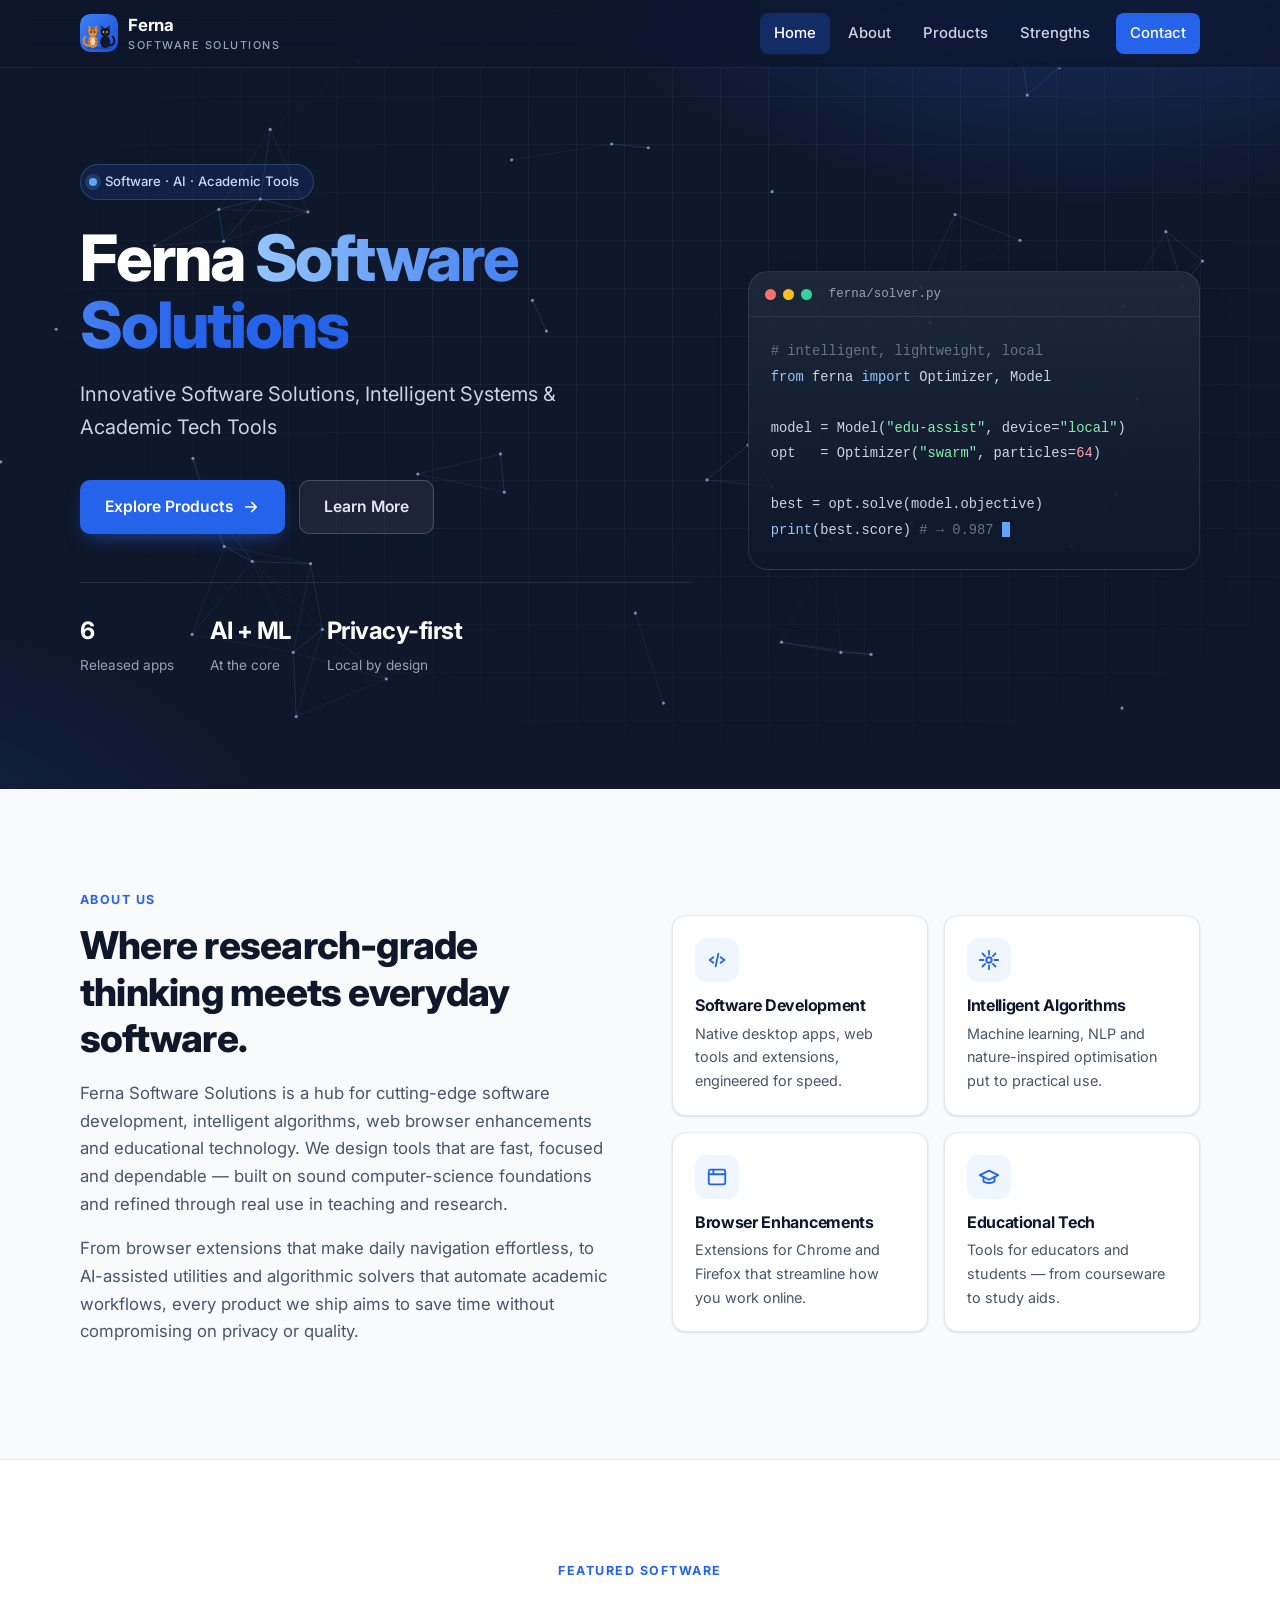
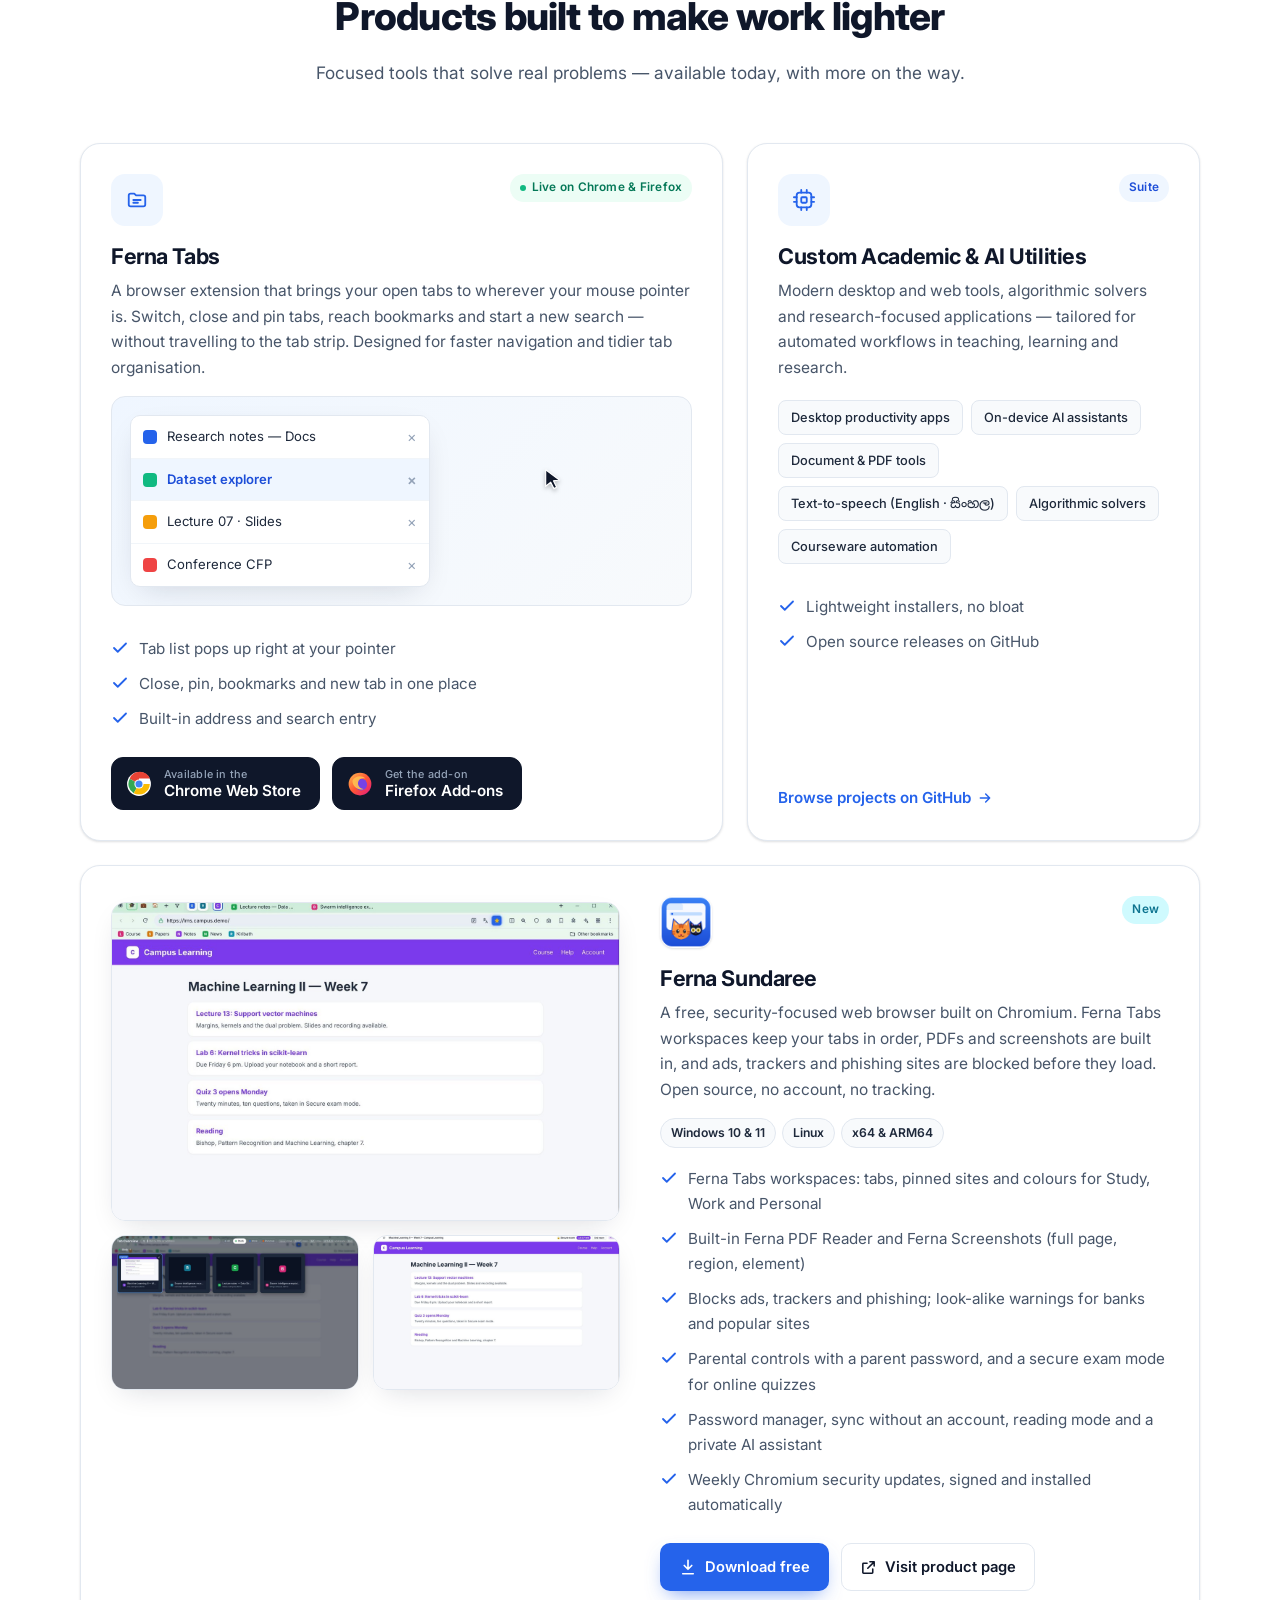
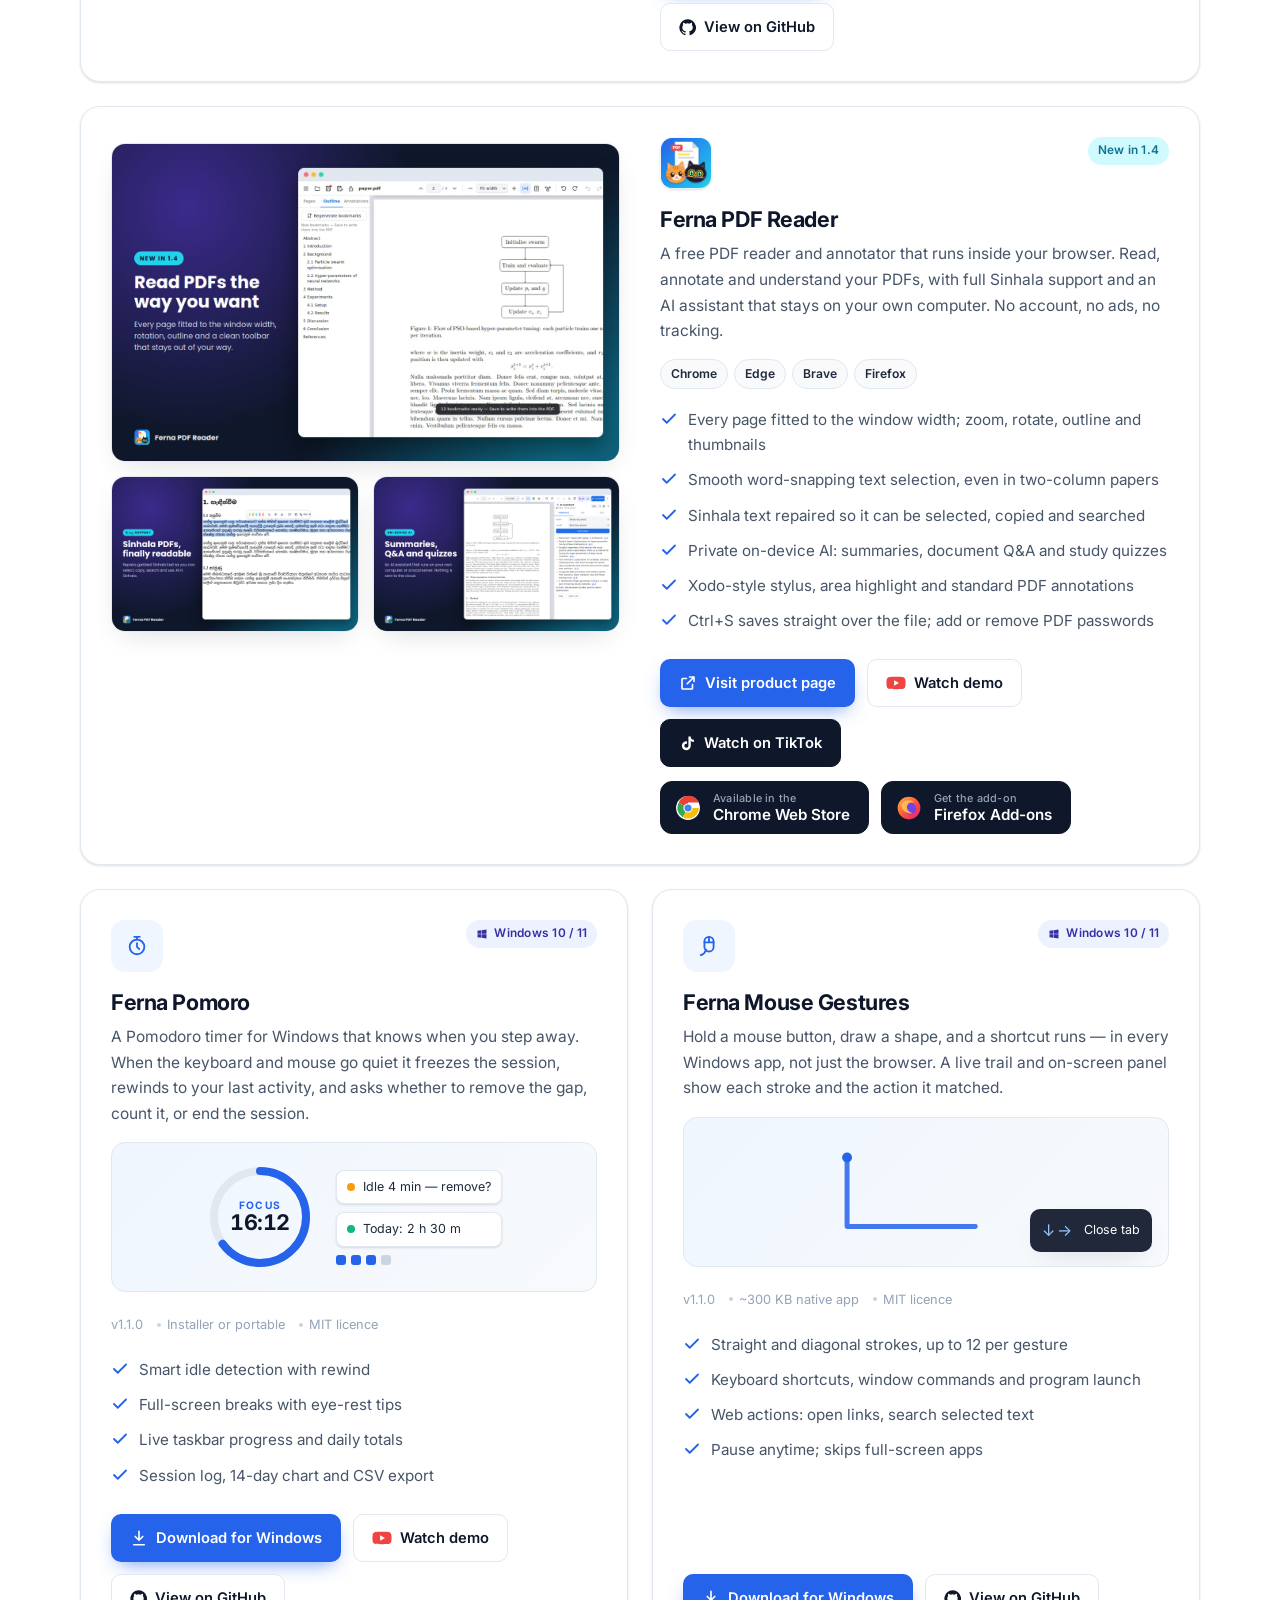
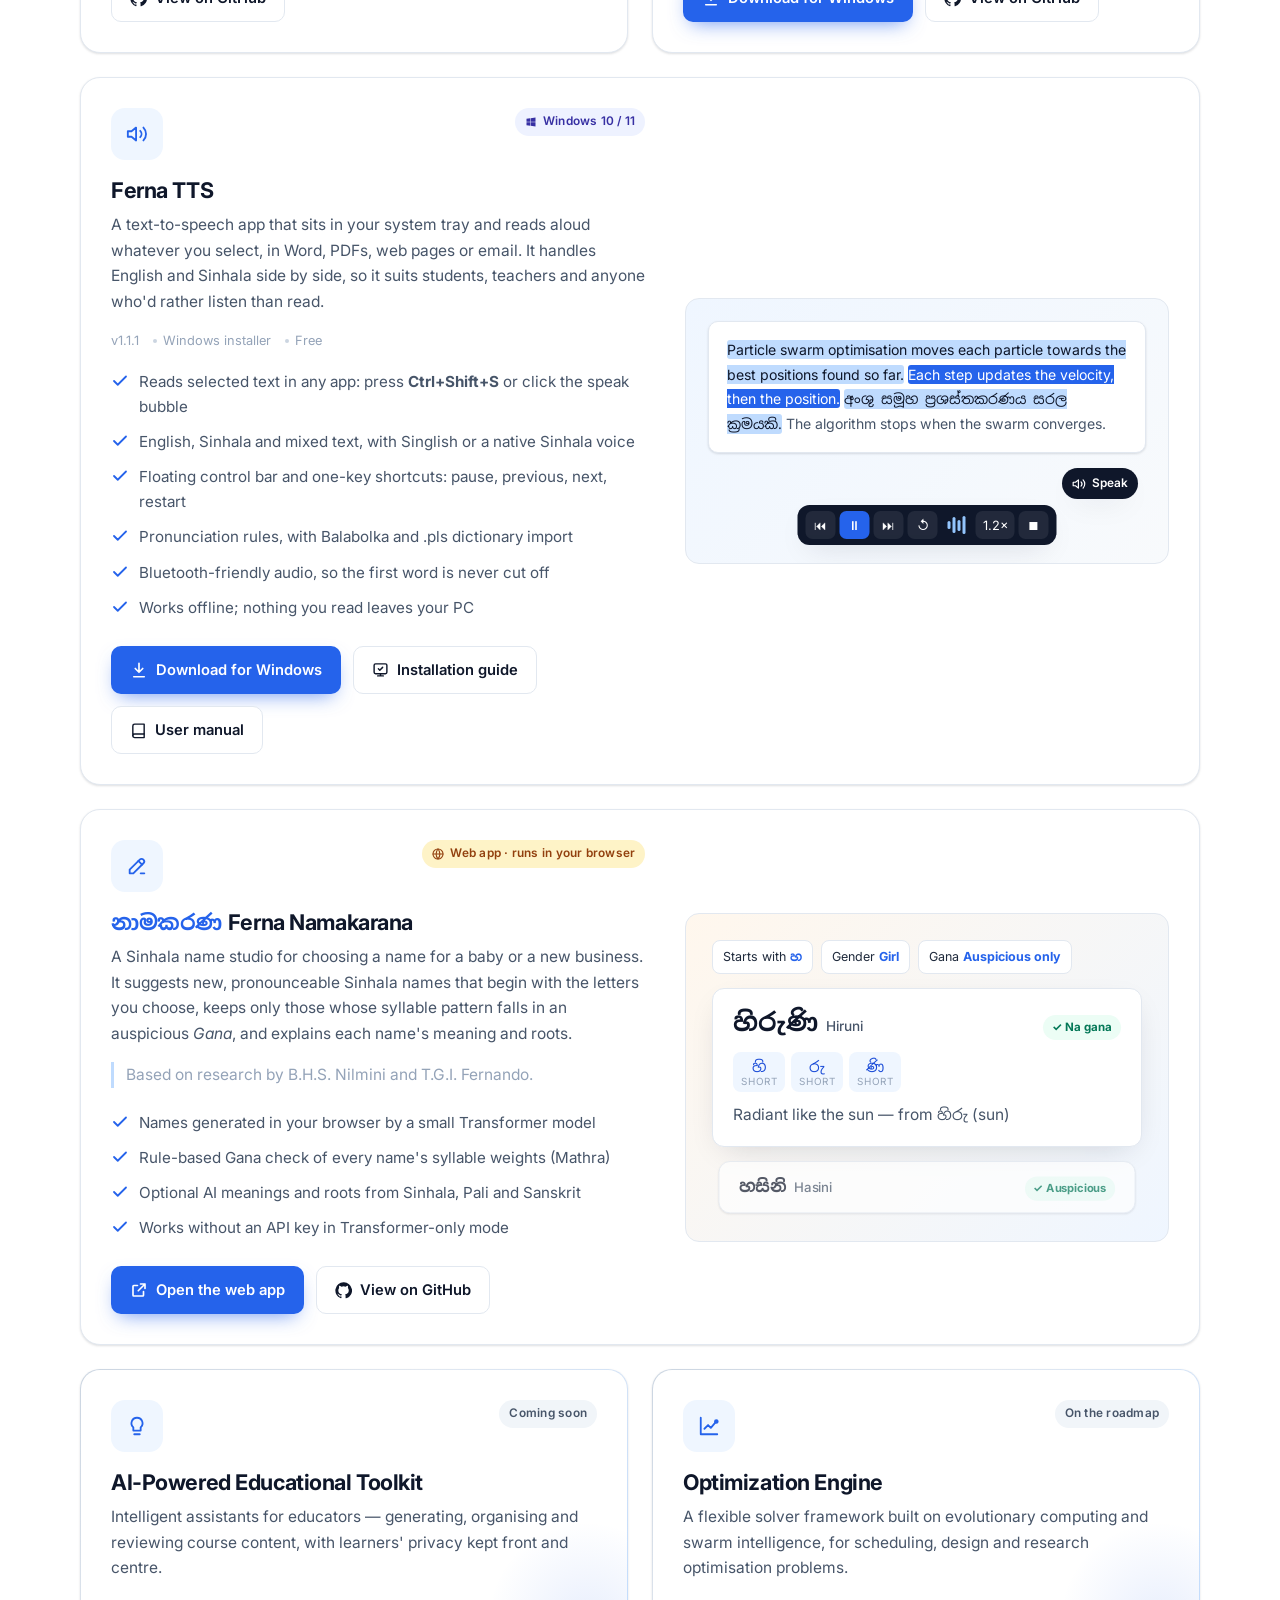
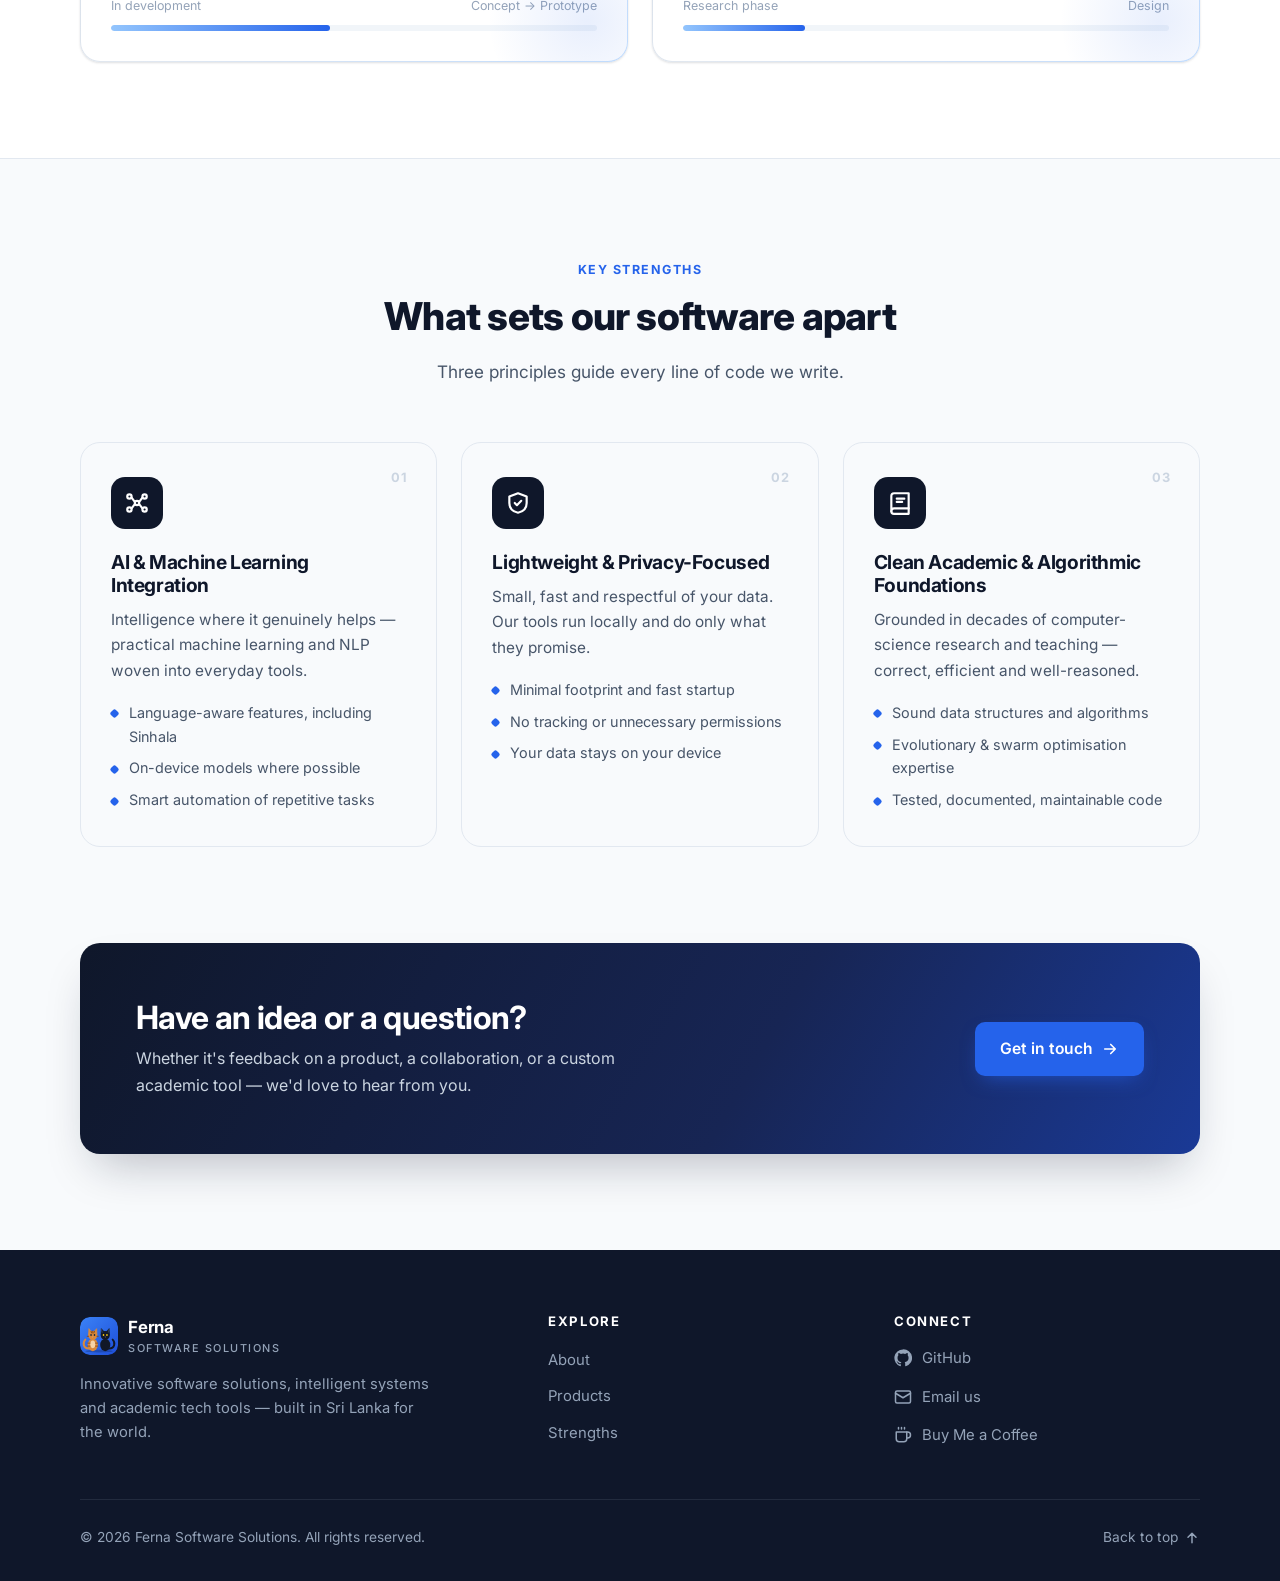
<file: index.html>
<!DOCTYPE html>
<html lang="en">
<head>
  <meta charset="UTF-8" />
  <meta name="viewport" content="width=device-width, initial-scale=1.0" />
  <title>Ferna Software Solutions — Intelligent Systems & Academic Tech Tools</title>
  <meta name="description" content="Ferna Software Solutions builds innovative software, intelligent systems, browser enhancements and academic tech tools — lightweight, privacy-focused and grounded in solid algorithms." />
  <meta name="theme-color" content="#0f172a" />

  <!-- Open Graph (link previews) -->
  <meta property="og:title" content="Ferna Software Solutions" />
  <meta property="og:description" content="Innovative Software Solutions, Intelligent Systems & Academic Tech Tools" />
  <meta property="og:type" content="website" />

  <!-- Favicon: inline SVG, no extra file needed -->
  <link rel="icon" type="image/svg+xml" href="data:image/svg+xml,%3Csvg xmlns="http://www.w3.org/2000/svg" viewBox="0 0 64 64"%3E%3Cdefs%3E%3ClinearGradient id="lg" x1="0" y1="0" x2="1" y2="1"%3E%3Cstop offset="0" stop-color="%233b82f6"/%3E%3Cstop offset="1" stop-color="%231d4ed8"/%3E%3C/linearGradient%3E%3C/defs%3E %3Crect width="64" height="64" rx="15" fill="url(%23lg)"/%3E %3Cellipse cx="32" cy="57.5" rx="23" ry="2.2" fill="%230f172a" opacity=".25"/%3E %3Cg transform="translate(21.5 57)"%3E%3Cpath d="M7 -4C16 -4 17.5 -14 12.5 -19" fill="none" stroke="%23d9893b" stroke-width="3.2" stroke-linecap="round" transform="scale(-1,1)"/%3E %3Cellipse cx="0" cy="-10" rx="8.5" ry="10.5" fill="%23d9893b"/%3E %3Cpath d="M-7.2 -26.5L-6.6 -37.5L-1.2 -31.5Z M7.2 -26.5L6.6 -37.5L1.2 -31.5Z" fill="%23d9893b" stroke="%23d9893b" stroke-width="1" stroke-linejoin="round"/%3E %3Ccircle cx="0" cy="-26" r="7.6" fill="%23d9893b"/%3E%3Cellipse cx="0" cy="-11" rx="4.2" ry="6.5" fill="%23f6d3a6"/%3E %3Cpath d="M0 -33.4v3.2M-2.8 -32.8l.9 2.7M2.8 -32.8l-.9 2.7M-8.3 -13h3.6M-8.4 -8h3.6M8.3 -13h-3.6M8.4 -8h-3.6M-6.9 -24.5h-2.4M6.9 -24.5h2.4" stroke="%238a4b16" stroke-width="1.5" stroke-linecap="round"/%3E%3Cellipse cx="-2.9" cy="-26.6" rx="1.35" ry="1.8" fill="%231f2937"/%3E%3Cellipse cx="2.9" cy="-26.6" rx="1.35" ry="1.8" fill="%231f2937"/%3E %3Cpath d="M-1.1 -23.6H1.1L0 -22.3Z" fill="%23f9a8b8"/%3E%3C/g%3E %3Cg transform="translate(42.5 57)"%3E%3Cpath d="M7 -4C16 -4 17.5 -14 12.5 -19" fill="none" stroke="%23111827" stroke-width="3.2" stroke-linecap="round" transform=""/%3E %3Cellipse cx="0" cy="-10" rx="8.5" ry="10.5" fill="%23111827"/%3E %3Cpath d="M-7.2 -26.5L-6.6 -37.5L-1.2 -31.5Z M7.2 -26.5L6.6 -37.5L1.2 -31.5Z" fill="%23111827" stroke="%23111827" stroke-width="1" stroke-linejoin="round"/%3E %3Ccircle cx="0" cy="-26" r="7.6" fill="%23111827"/%3E%3Cpath d="M-6.5 -36L-5.2 -31.2" stroke="%234b5563" stroke-width="1.1" stroke-linecap="round"/%3E%3Cpath d="M6.5 -36L5.2 -31.2" stroke="%234b5563" stroke-width="1.1" stroke-linecap="round"/%3E%3Cellipse cx="-2.9" cy="-26.6" rx="1.35" ry="1.8" fill="%23facc15"/%3E%3Cellipse cx="2.9" cy="-26.6" rx="1.35" ry="1.8" fill="%23facc15"/%3E %3Cpath d="M-1.1 -23.6H1.1L0 -22.3Z" fill="%23f9a8b8"/%3E%3C/g%3E%3C/svg%3E" />

  <link rel="preconnect" href="https://fonts.googleapis.com" />
  <link rel="preconnect" href="https://fonts.gstatic.com" crossorigin />
  <link href="https://fonts.googleapis.com/css2?family=Inter:wght@400;500;600;700;800&family=Noto+Sans+Sinhala:wght@400;600;700&display=swap" rel="stylesheet" />

  <style>
    /* ============================================================
       Design tokens
       ============================================================ */
    :root {
      --navy: #0f172a;
      --navy-2: #1e293b;
      --slate: #475569;
      --slate-light: #94a3b8;
      --bg: #f8fafc;
      --surface: #ffffff;
      --border: #e2e8f0;
      --accent: #2563eb;
      --accent-dark: #1d4ed8;
      --accent-soft: #eff6ff;

      --radius: 14px;
      --radius-lg: 20px;
      --shadow-sm: 0 1px 2px rgba(15, 23, 42, .06), 0 1px 3px rgba(15, 23, 42, .08);
      --shadow-md: 0 10px 30px -12px rgba(15, 23, 42, .18);
      --shadow-lg: 0 24px 48px -16px rgba(15, 23, 42, .28);

      --header-h: 68px;
      --maxw: 1160px;
      --ease: cubic-bezier(.2, .7, .2, 1);
    }

    /* ============================================================
       Base
       ============================================================ */
    *, *::before, *::after { box-sizing: border-box; }
    html { scroll-behavior: smooth; scroll-padding-top: calc(var(--header-h) + 12px); }
    body {
      margin: 0;
      font-family: "Inter", "Noto Sans Sinhala", system-ui, -apple-system, "Segoe UI", Roboto, Helvetica, Arial, sans-serif;
      font-size: 16px;
      line-height: 1.65;
      color: var(--slate);
      background: var(--bg);
      -webkit-font-smoothing: antialiased;
      text-rendering: optimizeLegibility;
    }
    img, svg { display: block; max-width: 100%; }
    a { color: var(--accent); text-decoration: none; }
    h1, h2, h3, h4 { color: var(--navy); line-height: 1.2; margin: 0 0 .5em; letter-spacing: -.02em; }
    p { margin: 0 0 1em; }

    .container { width: 100%; max-width: var(--maxw); margin: 0 auto; padding: 0 20px; }
    .section { padding: 96px 0; }
    .section-alt { background: var(--surface); border-top: 1px solid var(--border); border-bottom: 1px solid var(--border); }

    .eyebrow {
      display: inline-block;
      font-size: .78rem; font-weight: 700; letter-spacing: .12em; text-transform: uppercase;
      color: var(--accent);
      margin-bottom: 12px;
    }
    .section-head { max-width: 680px; margin: 0 auto 56px; text-align: center; }
    .section-head h2 { font-size: clamp(1.8rem, 3.2vw, 2.4rem); font-weight: 800; }
    .section-head p { font-size: 1.075rem; margin: 0; }

    .skip-link {
      position: absolute; left: -999px; top: 8px; z-index: 1000;
      background: var(--accent); color: #fff; padding: 8px 14px; border-radius: 8px;
    }
    .skip-link:focus { left: 8px; }

    :focus-visible { outline: 3px solid rgba(37, 99, 235, .45); outline-offset: 3px; border-radius: 6px; }

    /* ============================================================
       Buttons
       ============================================================ */
    .btn {
      display: inline-flex; align-items: center; justify-content: center; gap: 8px;
      padding: 13px 24px;
      font: inherit; font-weight: 600; font-size: .98rem;
      border-radius: 10px; border: 1px solid transparent;
      cursor: pointer;
      transition: transform .2s var(--ease), box-shadow .2s var(--ease), background-color .2s var(--ease), color .2s var(--ease), border-color .2s var(--ease);
    }
    .btn svg { width: 18px; height: 18px; transition: transform .2s var(--ease); }
    .btn-primary { background: var(--accent); color: #fff; box-shadow: 0 8px 20px -8px rgba(37, 99, 235, .7); }
    .btn-primary:hover { background: var(--accent-dark); transform: translateY(-2px); box-shadow: 0 14px 28px -10px rgba(37, 99, 235, .75); }
    .btn-primary:hover svg { transform: translateX(3px); }
    .btn-ghost { background: rgba(255, 255, 255, .06); color: #e2e8f0; border-color: rgba(255, 255, 255, .18); }
    .btn-ghost:hover { background: rgba(255, 255, 255, .12); border-color: rgba(255, 255, 255, .32); transform: translateY(-2px); }

    /* ============================================================
       Header / navigation
       ============================================================ */
    .site-header {
      position: fixed; inset: 0 0 auto 0; z-index: 100;
      height: var(--header-h);
      background: rgba(15, 23, 42, .78);
      backdrop-filter: saturate(160%) blur(14px);
      -webkit-backdrop-filter: saturate(160%) blur(14px);
      border-bottom: 1px solid rgba(255, 255, 255, .06);
      transition: background-color .3s var(--ease), box-shadow .3s var(--ease);
    }
    .site-header.scrolled { background: rgba(15, 23, 42, .94); box-shadow: 0 8px 24px -12px rgba(0, 0, 0, .5); }
    .nav { height: 100%; display: flex; align-items: center; justify-content: space-between; gap: 24px; }

    .brand { display: flex; align-items: center; gap: 10px; color: #fff; font-weight: 700; font-size: 1.05rem; letter-spacing: -.01em; }
    .brand-mark { width: 38px; height: 38px; flex: none; border-radius: 10px; transition: transform .3s var(--ease); }
    .brand:hover .brand-mark { transform: rotate(-6deg) scale(1.06); }
    .brand small { display: block; font-size: .68rem; font-weight: 500; letter-spacing: .14em; text-transform: uppercase; color: var(--slate-light); margin-top: -2px; }

    .nav-links { display: flex; align-items: center; gap: 4px; list-style: none; margin: 0; padding: 0; }
    .nav-links a {
      display: block; padding: 8px 14px; border-radius: 8px;
      color: #cbd5e1; font-size: .93rem; font-weight: 500;
      transition: color .2s var(--ease), background-color .2s var(--ease);
    }
    .nav-links a:hover { color: #fff; background: rgba(255, 255, 255, .07); }
    .nav-links a.active { color: #fff; background: rgba(37, 99, 235, .28); }
    .nav-links .nav-cta { background: var(--accent); color: #fff; margin-left: 8px; }
    .nav-links .nav-cta:hover { background: var(--accent-dark); }

    .nav-toggle {
      display: none;
      width: 42px; height: 42px; border-radius: 10px;
      background: transparent; border: 1px solid rgba(255, 255, 255, .18);
      cursor: pointer; position: relative;
    }
    .nav-toggle span, .nav-toggle span::before, .nav-toggle span::after {
      position: absolute; left: 50%; width: 18px; height: 2px; background: #fff; border-radius: 2px;
      transition: transform .25s var(--ease), opacity .2s;
    }
    .nav-toggle span { top: 50%; transform: translate(-50%, -50%); }
    .nav-toggle span::before, .nav-toggle span::after { content: ""; transform: translateX(-50%); }
    .nav-toggle span::before { top: -6px; }
    .nav-toggle span::after { top: 6px; }
    .nav-toggle[aria-expanded="true"] span { background: transparent; }
    .nav-toggle[aria-expanded="true"] span::before { transform: translateX(-50%) translateY(6px) rotate(45deg); }
    .nav-toggle[aria-expanded="true"] span::after { transform: translateX(-50%) translateY(-6px) rotate(-45deg); }

    /* ============================================================
       Hero
       ============================================================ */
    .hero {
      position: relative; overflow: hidden;
      background:
        radial-gradient(900px 480px at 85% -10%, rgba(37, 99, 235, .35), transparent 60%),
        radial-gradient(700px 420px at -10% 110%, rgba(37, 99, 235, .18), transparent 60%),
        var(--navy);
      color: #cbd5e1;
      padding: calc(var(--header-h) + 96px) 0 112px;
    }
    .hero::before { /* subtle grid */
      content: ""; position: absolute; inset: 0; pointer-events: none;
      background-image:
        linear-gradient(rgba(148, 163, 184, .07) 1px, transparent 1px),
        linear-gradient(90deg, rgba(148, 163, 184, .07) 1px, transparent 1px);
      background-size: 48px 48px;
      mask-image: radial-gradient(ellipse at 60% 40%, #000 30%, transparent 75%);
      -webkit-mask-image: radial-gradient(ellipse at 60% 40%, #000 30%, transparent 75%);
    }
    #hero-canvas { position: absolute; inset: 0; width: 100%; height: 100%; pointer-events: none; opacity: .9; }
    .hero-inner { position: relative; display: grid; grid-template-columns: 1.15fr .85fr; gap: 56px; align-items: center; }
    .hero-badge {
      display: inline-flex; align-items: center; gap: 8px;
      padding: 6px 14px 6px 8px; margin-bottom: 24px;
      font-size: .82rem; font-weight: 500; color: #bfdbfe;
      background: rgba(37, 99, 235, .14); border: 1px solid rgba(96, 165, 250, .25); border-radius: 999px;
    }
    .hero-badge .dot { width: 8px; height: 8px; border-radius: 50%; background: #60a5fa; box-shadow: 0 0 0 4px rgba(96, 165, 250, .2); }
    .hero h1 {
      color: #fff;
      font-size: clamp(2.4rem, 5.4vw, 4rem);
      font-weight: 800; letter-spacing: -.035em; line-height: 1.05;
      margin-bottom: 20px;
    }
    .hero h1 .grad {
      background: linear-gradient(90deg, #93c5fd, #2563eb 70%);
      -webkit-background-clip: text; background-clip: text; color: transparent;
    }
    .hero .tagline { font-size: clamp(1.05rem, 1.7vw, 1.25rem); color: #cbd5e1; max-width: 560px; margin-bottom: 36px; }
    .hero-actions { display: flex; flex-wrap: wrap; gap: 14px; }

    .hero-panel {
      background: linear-gradient(180deg, rgba(30, 41, 59, .9), rgba(15, 23, 42, .9));
      border: 1px solid rgba(148, 163, 184, .16);
      border-radius: var(--radius-lg);
      box-shadow: var(--shadow-lg);
      overflow: hidden;
    }
    .panel-bar { display: flex; align-items: center; gap: 7px; padding: 12px 16px; border-bottom: 1px solid rgba(148, 163, 184, .12); }
    .panel-bar i { width: 11px; height: 11px; border-radius: 50%; background: #334155; }
    .panel-bar i:nth-child(1) { background: #f87171; } .panel-bar i:nth-child(2) { background: #fbbf24; } .panel-bar i:nth-child(3) { background: #34d399; }
    .panel-bar span { margin-left: 10px; font-size: .78rem; color: var(--slate-light); font-family: ui-monospace, SFMono-Regular, Menlo, Consolas, monospace; }
    .panel-body { padding: 22px 22px 26px; font-family: ui-monospace, SFMono-Regular, Menlo, Consolas, monospace; font-size: .86rem; line-height: 1.85; color: #cbd5e1; }
    .panel-body .k { color: #93c5fd; } .panel-body .s { color: #86efac; } .panel-body .c { color: #64748b; } .panel-body .n { color: #fda4af; }
    .cursor { display: inline-block; width: 8px; height: 1.05em; background: #60a5fa; vertical-align: -3px; animation: blink 1.1s steps(1) infinite; }
    @keyframes blink { 50% { opacity: 0; } }

    .hero-stats { display: flex; flex-wrap: wrap; gap: 36px; margin-top: 48px; padding-top: 28px; border-top: 1px solid rgba(148, 163, 184, .15); }
    .hero-stats div strong { display: block; color: #fff; font-size: 1.5rem; font-weight: 700; letter-spacing: -.02em; }
    .hero-stats div span { font-size: .85rem; color: var(--slate-light); }

    /* ============================================================
       About
       ============================================================ */
    .about-grid { display: grid; grid-template-columns: 1fr 1fr; gap: 64px; align-items: center; }
    .about-copy h2 { font-size: clamp(1.8rem, 3.2vw, 2.4rem); font-weight: 800; }
    .about-copy p { font-size: 1.05rem; }
    .pillars { display: grid; grid-template-columns: 1fr 1fr; gap: 16px; }
    .pillar {
      background: var(--surface); border: 1px solid var(--border); border-radius: var(--radius);
      padding: 22px; box-shadow: var(--shadow-sm);
      transition: transform .25s var(--ease), box-shadow .25s var(--ease), border-color .25s var(--ease);
    }
    .pillar:hover { transform: translateY(-4px); box-shadow: var(--shadow-md); border-color: #bfdbfe; }
    .pillar h3 { font-size: 1rem; margin: 14px 0 6px; }
    .pillar p { font-size: .9rem; margin: 0; }

    .icon-tile {
      width: 44px; height: 44px; border-radius: 12px;
      display: grid; place-items: center;
      background: var(--accent-soft); color: var(--accent);
    }
    .icon-tile svg { width: 22px; height: 22px; }

    /* ============================================================
       Products
       ============================================================ */
    .products-grid { display: grid; grid-template-columns: repeat(12, 1fr); gap: 24px; }
    .card {
      position: relative;
      display: flex; flex-direction: column;
      background: var(--surface);
      border: 1px solid var(--border);
      border-radius: var(--radius-lg);
      padding: 30px;
      box-shadow: var(--shadow-sm);
      transition: transform .3s var(--ease), box-shadow .3s var(--ease), border-color .3s var(--ease);
    }
    .card:hover { transform: translateY(-6px); box-shadow: var(--shadow-lg); border-color: #bfdbfe; }
    .card-featured { grid-column: span 7; }
    .card-utilities { grid-column: span 5; }
    .card-future { grid-column: span 6; }

    .card-top { display: flex; align-items: flex-start; justify-content: space-between; gap: 16px; margin-bottom: 18px; }
    .card h3 { font-size: 1.35rem; font-weight: 700; margin-bottom: 8px; }
    .card p { font-size: .97rem; }
    .tag {
      display: inline-flex; align-items: center; gap: 6px;
      padding: 4px 10px; border-radius: 999px;
      font-size: .74rem; font-weight: 600; letter-spacing: .02em; white-space: nowrap;
    }
    .tag-live { background: #ecfdf5; color: #047857; }
    .tag-live::before { content: ""; width: 6px; height: 6px; border-radius: 50%; background: #10b981; }
    .tag-suite { background: var(--accent-soft); color: var(--accent-dark); }
    .tag-soon { background: #f1f5f9; color: var(--slate); }

    .feature-list { list-style: none; padding: 0; margin: 4px 0 26px; display: grid; gap: 10px; }
    .feature-list li { display: flex; gap: 10px; align-items: flex-start; font-size: .95rem; }
    .feature-list svg { width: 18px; height: 18px; flex: none; margin-top: 3px; color: var(--accent); }

    .chips { display: flex; flex-wrap: wrap; gap: 8px; margin: 4px 0 26px; }
    .chip {
      font-size: .8rem; font-weight: 500; color: var(--navy-2);
      background: var(--bg); border: 1px solid var(--border);
      padding: 6px 12px; border-radius: 8px;
      transition: border-color .2s, background-color .2s, color .2s;
    }
    .chip:hover { border-color: #93c5fd; background: var(--accent-soft); color: var(--accent-dark); }

    .card-actions { margin-top: auto; display: flex; flex-wrap: wrap; gap: 12px; }
    .store-btn {
      display: inline-flex; align-items: center; gap: 12px;
      padding: 10px 18px 10px 14px;
      background: var(--navy); color: #fff;
      border-radius: 12px; border: 1px solid var(--navy);
      transition: transform .2s var(--ease), box-shadow .2s var(--ease), background-color .2s var(--ease);
    }
    .store-btn:hover { transform: translateY(-2px); box-shadow: 0 12px 24px -10px rgba(15, 23, 42, .6); background: var(--navy-2); }
    .store-btn svg { width: 26px; height: 26px; flex: none; }
    .store-btn .lbl { line-height: 1.15; }
    .store-btn .lbl small { display: block; font-size: .68rem; color: var(--slate-light); font-weight: 500; letter-spacing: .02em; }
    .store-btn .lbl b { font-size: .95rem; font-weight: 600; }

    .text-link { display: inline-flex; align-items: center; gap: 6px; font-weight: 600; font-size: .95rem; }
    .text-link svg { width: 16px; height: 16px; transition: transform .2s var(--ease); }
    .text-link:hover svg { transform: translateX(3px); }

    /* product mock — tab list popup illustration */
    .tab-mock {
      margin: 0 0 26px;
      background: linear-gradient(135deg, #eff6ff, #f8fafc);
      border: 1px solid var(--border); border-radius: var(--radius);
      padding: 18px; position: relative; overflow: hidden;
    }
    .tab-mock-list {
      background: #fff; border: 1px solid var(--border); border-radius: 10px;
      box-shadow: var(--shadow-md); max-width: 300px; overflow: hidden;
    }
    .tab-row { display: flex; align-items: center; gap: 10px; padding: 9px 12px; font-size: .82rem; color: var(--navy-2); border-bottom: 1px solid #f1f5f9; }
    .tab-row:last-child { border-bottom: 0; }
    .tab-row .fav { width: 14px; height: 14px; border-radius: 4px; flex: none; }
    .tab-row .t { flex: 1; white-space: nowrap; overflow: hidden; text-overflow: ellipsis; }
    .tab-row .x { color: var(--slate-light); font-size: .9rem; }
    .tab-row.on { background: var(--accent-soft); color: var(--accent-dark); font-weight: 600; }
    .pointer { position: absolute; width: 22px; height: 22px; right: 22%; top: 34%; color: var(--navy); filter: drop-shadow(0 2px 2px rgba(0, 0, 0, .25)); }

    /* future teaser cards */
    .card-future {
      background:
        linear-gradient(var(--surface), var(--surface)) padding-box,
        linear-gradient(135deg, #cbd5e1, #e2e8f0 40%, #bfdbfe) border-box;
      border: 1px dashed transparent;
      overflow: hidden;
    }
    .card-future::after {
      content: ""; position: absolute; right: -60px; bottom: -60px; width: 200px; height: 200px; border-radius: 50%;
      background: radial-gradient(circle, rgba(37, 99, 235, .10), transparent 70%);
      transition: transform .5s var(--ease);
    }
    .card-future:hover::after { transform: scale(1.4); }
    .progress { height: 6px; background: #f1f5f9; border-radius: 999px; overflow: hidden; margin-top: auto; }
    .progress span { display: block; height: 100%; width: 0; background: linear-gradient(90deg, #93c5fd, var(--accent)); border-radius: inherit; transition: width 1.4s var(--ease); }
    .progress-label { display: flex; justify-content: space-between; font-size: .78rem; color: var(--slate-light); margin-bottom: 8px; }


    /* desktop app cards */
    .card-app { grid-column: span 6; }
    .tag-win { background: #eef2ff; color: #3730a3; }
    .tag-win svg { width: 12px; height: 12px; }
    .btn-dl { padding: 11px 18px; font-size: .92rem; }
    .btn-outline { background: var(--surface); color: var(--navy); border-color: var(--border); }
    .btn-outline:hover { border-color: var(--navy); transform: translateY(-2px); box-shadow: var(--shadow-sm); }
    .btn-outline svg { width: 17px; height: 17px; }
    .meta { display: flex; flex-wrap: wrap; gap: 6px 14px; margin: 0 0 18px; font-size: .8rem; color: var(--slate-light); }
    .meta span { display: inline-flex; align-items: center; gap: 6px; }
    .meta span::before { content: ""; width: 4px; height: 4px; border-radius: 50%; background: #cbd5e1; }
    .meta span:first-child::before { display: none; }

    .app-mock {
      margin: 0 0 22px; height: 150px; position: relative; overflow: hidden;
      border: 1px solid var(--border); border-radius: var(--radius);
      background: linear-gradient(135deg, #eff6ff, #f8fafc);
      display: flex; align-items: center; justify-content: center; gap: 22px;
    }
    /* pomodoro mock */
    .ring { width: 108px; height: 108px; position: relative; flex: none; }
    .ring svg { width: 100%; height: 100%; transform: rotate(-90deg); }
    .ring .track { stroke: #e2e8f0; }
    .ring .arc { stroke: var(--accent); stroke-dasharray: 289; stroke-dashoffset: 289; transition: stroke-dashoffset 1.6s var(--ease); }
    .reveal.visible .ring .arc { stroke-dashoffset: 101; }
    .ring .time { position: absolute; inset: 0; display: grid; place-items: center; text-align: center; line-height: 1.1; }
    .ring .time b { font-size: 1.35rem; color: var(--navy); font-variant-numeric: tabular-nums; letter-spacing: -.02em; }
    .ring .time small { display: block; font-size: .64rem; text-transform: uppercase; letter-spacing: .12em; color: var(--accent); font-weight: 700; }
    .pomo-side { display: grid; gap: 8px; font-size: .78rem; }
    .pomo-pill { background: #fff; border: 1px solid var(--border); border-radius: 8px; padding: 6px 10px; display: flex; align-items: center; gap: 8px; color: var(--navy-2); box-shadow: var(--shadow-sm); }
    .pomo-pill i { width: 8px; height: 8px; border-radius: 50%; flex: none; }
    .dots { display: flex; gap: 5px; }
    .dots i { width: 10px; height: 10px; border-radius: 3px; background: #cbd5e1; }
    .dots i.on { background: var(--accent); }
    /* gesture mock */
    .gesture-trail { position: absolute; inset: 0; width: 100%; height: 100%; }
    .gesture-trail path { stroke-dasharray: 400; stroke-dashoffset: 400; transition: stroke-dashoffset 1.4s var(--ease) .2s; }
    .reveal.visible .gesture-trail path { stroke-dashoffset: 0; }
    .gesture-hud {
      position: absolute; right: 16px; bottom: 14px;
      background: rgba(15, 23, 42, .92); color: #fff; border-radius: 10px;
      padding: 8px 12px; font-size: .78rem; box-shadow: var(--shadow-md);
      display: flex; align-items: center; gap: 10px;
    }
    .gesture-hud .arrows { font-size: 1rem; letter-spacing: 2px; color: #93c5fd; }


    /* video demo button + lightbox */
    .btn-video { background: #fff; color: var(--navy); border-color: var(--border); }
    .btn-video:hover { border-color: #ef4444; color: #b91c1c; transform: translateY(-2px); box-shadow: var(--shadow-sm); }
    .btn-video svg { width: 20px; height: 20px; }
    .video-modal {
      position: fixed; inset: 0; z-index: 200; display: none;
      align-items: center; justify-content: center; padding: 20px;
      background: rgba(2, 6, 23, .82); backdrop-filter: blur(4px); -webkit-backdrop-filter: blur(4px);
    }
    .video-modal.open { display: flex; animation: fadeIn .25s var(--ease); }
    @keyframes fadeIn { from { opacity: 0; } to { opacity: 1; } }
    .video-box { width: min(960px, 100%); }
    .video-head { display: flex; align-items: center; justify-content: space-between; gap: 12px; margin-bottom: 12px; color: #e2e8f0; }
    .video-head h3 { color: #fff; font-size: 1.05rem; margin: 0; }
    .video-close {
      width: 40px; height: 40px; border-radius: 10px; flex: none; cursor: pointer;
      background: rgba(255,255,255,.08); border: 1px solid rgba(255,255,255,.2); color: #fff; font-size: 1.4rem; line-height: 1;
    }
    .video-close:hover { background: rgba(255,255,255,.18); }
    .video-frame { position: relative; aspect-ratio: 16 / 9; border-radius: 14px; overflow: hidden; background: #000; box-shadow: 0 30px 60px -20px rgba(0,0,0,.7); }
    .video-frame iframe { position: absolute; inset: 0; width: 100%; height: 100%; border: 0; }
    .video-foot { margin-top: 10px; font-size: .84rem; text-align: right; }
    .video-foot a { color: #93c5fd; }


    /* wide web-app card (Namakarana) */
    .card-wide { grid-column: span 12; }
    .wide-inner { display: grid; grid-template-columns: 1.05fr .95fr; gap: 40px; align-items: center; }
    .tag-web { background: #fef3c7; color: #92400e; }
    .tag-web svg { width: 12px; height: 12px; }
    .si { font-family: "Noto Sans Sinhala", "Inter", sans-serif; }
    .card-wide h3 .si { font-weight: 700; color: var(--accent); margin-right: 6px; }
    .credit { font-size: .84rem; color: var(--slate-light); border-left: 3px solid #bfdbfe; padding-left: 12px; margin: 0 0 22px; }
    .name-mock {
      background: linear-gradient(135deg, #fff7ed, #eff6ff);
      border: 1px solid var(--border); border-radius: var(--radius);
      padding: 26px; display: grid; gap: 14px;
    }
    .name-form { display: flex; flex-wrap: wrap; gap: 8px; font-size: .78rem; }
    .name-form span { background: #fff; border: 1px solid var(--border); border-radius: 8px; padding: 6px 10px; color: var(--navy-2); }
    .name-form b { color: var(--accent); font-weight: 700; }
    .name-card { background: #fff; border: 1px solid var(--border); border-radius: 12px; padding: 18px 20px; box-shadow: var(--shadow-md); }
    .name-card + .name-card { opacity: .7; transform: scale(.97); transform-origin: top center; box-shadow: var(--shadow-sm); padding: 12px 20px; }
    .nc-top { display: flex; justify-content: space-between; align-items: baseline; gap: 10px; }
    .nc-name { font-size: 1.6rem; font-weight: 700; color: var(--navy); line-height: 1.2; }
    .nc-roman { font-size: .85rem; color: var(--slate); margin-left: 8px; font-weight: 500; }
    .nc-gana { font-size: .72rem; font-weight: 700; color: #047857; background: #ecfdf5; border-radius: 999px; padding: 3px 9px; white-space: nowrap; }
    .syl { display: flex; gap: 6px; margin: 12px 0 10px; }
    .syl span { display: grid; place-items: center; min-width: 44px; padding: 6px 8px 4px; border-radius: 8px; font-size: .95rem; background: var(--accent-soft); color: var(--accent-dark); line-height: 1.2; }
    .syl span small { font-family: "Inter", sans-serif; font-size: .62rem; letter-spacing: .06em; text-transform: uppercase; color: var(--slate-light); }
    .syl span.g { background: var(--navy); color: #fff; }
    .syl span.g small { color: #93c5fd; }
    .nc-meaning { font-size: .85rem; color: var(--slate); margin: 0; }


    /* Ferna PDF Reader wide card */
    .wide-inner.rev { grid-template-columns: 1fr 1fr; align-items: start; }
    .wide-inner.rev .shots { margin-top: 6px; display: grid; gap: 14px; }
    .shot-row { display: grid; grid-template-columns: 1fr 1fr; gap: 14px; }
    .card-icon-img { width: 52px; height: 52px; border-radius: 14px; box-shadow: var(--shadow-sm); }
    .tag-new { background: #cffafe; color: #0e7490; }
    .shot {
      display: block; border-radius: var(--radius); overflow: hidden;
      border: 1px solid var(--border); box-shadow: var(--shadow-md);
      transition: transform .3s var(--ease), box-shadow .3s var(--ease);
    }
    .shot:hover { transform: translateY(-3px) scale(1.01); box-shadow: var(--shadow-lg); }
    .shot img { width: 100%; height: auto; aspect-ratio: 16 / 10; object-fit: cover; }
    .browsers { display: flex; flex-wrap: wrap; gap: 6px; margin: 0 0 18px; }
    .browsers span { font-size: .76rem; font-weight: 600; color: var(--navy-2); background: var(--bg); border: 1px solid var(--border); border-radius: 999px; padding: 4px 10px; }
    .btn-tiktok { background: var(--navy); color: #fff; border-color: var(--navy); }
    .btn-tiktok:hover { background: #000; transform: translateY(-2px); box-shadow: 0 10px 20px -10px rgba(0,0,0,.6); }
    .btn-tiktok svg { width: 17px; height: 17px; }


    /* Ferna TTS card mock */
    .tts-mock {
      position: relative; border: 1px solid var(--border); border-radius: var(--radius);
      background: linear-gradient(135deg, #eff6ff, #f8fafc); padding: 22px 22px 110px; overflow: hidden;
    }
    .tts-doc { background: #fff; border: 1px solid var(--border); border-radius: 10px; padding: 16px 18px; font-size: .88rem; line-height: 1.75; color: var(--slate); box-shadow: var(--shadow-sm); }
    .tts-doc .si { font-family: "Noto Sans Sinhala", "Inter", sans-serif; }
    .tts-doc mark { background: #bfdbfe; color: var(--navy); border-radius: 3px; padding: 1px 0; }
    .tts-doc mark.now { background: var(--accent); color: #fff; }
    .tts-bubble {
      position: absolute; right: 30px; bottom: 64px; display: inline-flex; align-items: center; gap: 6px;
      background: var(--navy); color: #fff; font-size: .74rem; font-weight: 600; padding: 6px 10px; border-radius: 999px; box-shadow: var(--shadow-md);
    }
    .tts-bubble svg { width: 14px; height: 14px; }
    .tts-bar {
      position: absolute; left: 50%; bottom: 18px; transform: translateX(-50%);
      display: flex; gap: 4px; align-items: center; background: var(--navy); border-radius: 12px; padding: 6px 8px; box-shadow: var(--shadow-md);
    }
    .tts-bar span { min-width: 30px; height: 28px; padding: 0 7px; border-radius: 7px; display: grid; place-items: center; color: #fff; font-size: .8rem; background: rgba(255,255,255,.08); }
    .tts-bar span.on { background: var(--accent); }
    .tts-bar .wave { display: flex; gap: 2px; align-items: center; background: none; padding: 0 6px; }
    .tts-bar .wave i { width: 3px; border-radius: 2px; background: #93c5fd; animation: wv 1s ease-in-out infinite; }
    .tts-bar .wave i:nth-child(1) { height: 8px; } .tts-bar .wave i:nth-child(2) { height: 16px; animation-delay: .15s; }
    .tts-bar .wave i:nth-child(3) { height: 11px; animation-delay: .3s; } .tts-bar .wave i:nth-child(4) { height: 18px; animation-delay: .45s; }
    @keyframes wv { 50% { transform: scaleY(.45); } }
    .btn-doc svg { width: 17px; height: 17px; }

    /* ============================================================
       Strengths
       ============================================================ */
    .strengths-grid { display: grid; grid-template-columns: repeat(3, 1fr); gap: 24px; }
    .strength {
      position: relative;
      background: var(--bg); border: 1px solid var(--border); border-radius: var(--radius-lg);
      padding: 34px 30px;
      transition: transform .3s var(--ease), box-shadow .3s var(--ease), background-color .3s var(--ease), border-color .3s var(--ease);
    }
    .strength:hover { transform: translateY(-6px); background: var(--surface); box-shadow: var(--shadow-md); border-color: #bfdbfe; }
    .strength .num { position: absolute; top: 24px; right: 28px; font-size: .8rem; font-weight: 700; color: #cbd5e1; letter-spacing: .08em; }
    .strength .icon-tile { width: 52px; height: 52px; border-radius: 14px; background: var(--navy); color: #fff; margin-bottom: 22px; transition: background-color .3s var(--ease); }
    .strength:hover .icon-tile { background: var(--accent); }
    .strength .icon-tile svg { width: 26px; height: 26px; }
    .strength h3 { font-size: 1.2rem; }
    .strength p { font-size: .96rem; margin-bottom: 18px; }
    .strength ul { list-style: none; margin: 0; padding: 0; display: grid; gap: 8px; }
    .strength li { position: relative; padding-left: 18px; font-size: .9rem; }
    .strength li::before { content: ""; position: absolute; left: 0; top: .65em; width: 7px; height: 7px; border-radius: 2px; background: var(--accent); transform: rotate(45deg); }

    /* ============================================================
       Contact band
       ============================================================ */
    .cta-band {
      background: linear-gradient(120deg, var(--navy) 0%, #172554 60%, var(--accent-dark) 140%);
      border-radius: var(--radius-lg);
      padding: 56px; color: #cbd5e1;
      display: flex; align-items: center; justify-content: space-between; gap: 32px; flex-wrap: wrap;
      box-shadow: var(--shadow-lg);
    }
    .cta-band h2 { color: #fff; font-size: clamp(1.5rem, 2.6vw, 2rem); margin-bottom: 8px; }
    .cta-band p { margin: 0; max-width: 520px; }

    /* ============================================================
       Footer
       ============================================================ */
    .site-footer { background: var(--navy); color: var(--slate-light); padding: 64px 0 32px; margin-top: 96px; }
    .footer-top { display: grid; grid-template-columns: 1.4fr 1fr 1fr; gap: 40px; padding-bottom: 40px; border-bottom: 1px solid rgba(148, 163, 184, .14); }
    .footer-top p { font-size: .92rem; max-width: 360px; margin-top: 14px; }
    .footer-top h4 { color: #fff; font-size: .82rem; text-transform: uppercase; letter-spacing: .12em; margin-bottom: 16px; }
    .footer-links { list-style: none; padding: 0; margin: 0; display: grid; gap: 10px; }
    .footer-links a { color: var(--slate-light); font-size: .93rem; display: inline-flex; align-items: center; gap: 10px; transition: color .2s; }
    .footer-links a:hover { color: #fff; }
    .footer-links svg { width: 18px; height: 18px; }
    .footer-bottom { display: flex; justify-content: space-between; align-items: center; flex-wrap: wrap; gap: 12px; padding-top: 26px; font-size: .86rem; }
    .to-top { color: var(--slate-light); display: inline-flex; align-items: center; gap: 6px; }
    .to-top:hover { color: #fff; }
    .to-top svg { width: 16px; height: 16px; }

    /* ============================================================
       Scroll reveal
       ============================================================ */
    .reveal { opacity: 0; transform: translateY(24px); transition: opacity .7s var(--ease), transform .7s var(--ease); }
    .reveal.visible { opacity: 1; transform: none; }
    .reveal[data-delay="1"] { transition-delay: .08s; }
    .reveal[data-delay="2"] { transition-delay: .16s; }
    .reveal[data-delay="3"] { transition-delay: .24s; }

    /* ============================================================
       Responsive
       ============================================================ */
    @media (max-width: 1024px) {
      .hero-inner { grid-template-columns: 1fr; gap: 48px; }
      .hero-panel { max-width: 560px; }
      .card-featured, .card-utilities { grid-column: span 12; }
      .card-app { grid-column: span 6; }
      .strengths-grid { grid-template-columns: 1fr 1fr; }
      .strengths-grid .strength:last-child { grid-column: span 2; }
    }

    @media (max-width: 860px) {
      .nav-toggle { display: block; }
      .nav-links {
        position: fixed; top: var(--header-h); left: 0; right: 0;
        flex-direction: column; align-items: stretch; gap: 2px;
        padding: 12px 16px 20px;
        background: rgba(15, 23, 42, .98);
        border-bottom: 1px solid rgba(255, 255, 255, .08);
        transform: translateY(-8px); opacity: 0; visibility: hidden;
        transition: transform .25s var(--ease), opacity .25s var(--ease), visibility .25s;
      }
      .nav-links.open { transform: none; opacity: 1; visibility: visible; }
      .nav-links a { padding: 12px 14px; font-size: 1rem; }
      .nav-links .nav-cta { margin: 8px 0 0; text-align: center; }

      .about-grid { grid-template-columns: 1fr; gap: 40px; }
      .wide-inner, .wide-inner.rev { grid-template-columns: 1fr; gap: 28px; }
      .wide-inner.rev .shots { order: -1; }
      .card-app { grid-column: span 12; }
      .footer-top { grid-template-columns: 1fr 1fr; }
      .footer-top > div:first-child { grid-column: span 2; }
    }

    @media (max-width: 640px) {
      .section { padding: 72px 0; }
      .hero { padding: calc(var(--header-h) + 64px) 0 80px; }
      .hero-stats { gap: 24px; }
      .card { padding: 24px; }
      .card-future, .card-app { grid-column: span 12; }
      .app-mock { gap: 14px; }
      .name-mock { padding: 18px; }
      .tts-bubble { right: 14px; }
      .nc-name { font-size: 1.35rem; }
      .pillars { grid-template-columns: 1fr; }
      .strengths-grid { grid-template-columns: 1fr; }
      .strengths-grid .strength:last-child { grid-column: auto; }
      .cta-band { padding: 36px 26px; }
      .footer-top { grid-template-columns: 1fr; }
      .footer-top > div:first-child { grid-column: auto; }
      .store-btn { flex: 1 1 100%; justify-content: center; }
    }

    @media (prefers-reduced-motion: reduce) {
      html { scroll-behavior: auto; }
      *, *::before, *::after { animation: none !important; transition: none !important; }
      .reveal { opacity: 1; transform: none; }
    }
  </style>
</head>
<body>
  <svg width="0" height="0" style="position:absolute" aria-hidden="true"><symbol id="ferna-logo" viewBox="0 0 64 64"><defs><linearGradient id="lg-sym" x1="0" y1="0" x2="1" y2="1"><stop offset="0" stop-color="#3b82f6"/><stop offset="1" stop-color="#1d4ed8"/></linearGradient></defs>
<rect width="64" height="64" rx="15" fill="url(#lg-sym)"/>
<ellipse cx="32" cy="57.5" rx="23" ry="2.2" fill="#0f172a" opacity=".25"/>
<g transform="translate(21.5 57)"><path d="M7 -4C16 -4 17.5 -14 12.5 -19" fill="none" stroke="#d9893b" stroke-width="3.2" stroke-linecap="round" transform="scale(-1,1)"/>
<ellipse cx="0" cy="-10" rx="8.5" ry="10.5" fill="#d9893b"/>
<path d="M-7.2 -26.5L-6.6 -37.5L-1.2 -31.5Z M7.2 -26.5L6.6 -37.5L1.2 -31.5Z" fill="#d9893b" stroke="#d9893b" stroke-width="1" stroke-linejoin="round"/>
<circle cx="0" cy="-26" r="7.6" fill="#d9893b"/><ellipse cx="0" cy="-11" rx="4.2" ry="6.5" fill="#f6d3a6"/>
<path d="M0 -33.4v3.2M-2.8 -32.8l.9 2.7M2.8 -32.8l-.9 2.7M-8.3 -13h3.6M-8.4 -8h3.6M8.3 -13h-3.6M8.4 -8h-3.6M-6.9 -24.5h-2.4M6.9 -24.5h2.4" stroke="#8a4b16" stroke-width="1.5" stroke-linecap="round"/><ellipse cx="-2.9" cy="-26.6" rx="1.35" ry="1.8" fill="#1f2937"/><ellipse cx="2.9" cy="-26.6" rx="1.35" ry="1.8" fill="#1f2937"/>
<path d="M-1.1 -23.6H1.1L0 -22.3Z" fill="#f9a8b8"/></g>
<g transform="translate(42.5 57)"><path d="M7 -4C16 -4 17.5 -14 12.5 -19" fill="none" stroke="#111827" stroke-width="3.2" stroke-linecap="round" transform=""/>
<ellipse cx="0" cy="-10" rx="8.5" ry="10.5" fill="#111827"/>
<path d="M-7.2 -26.5L-6.6 -37.5L-1.2 -31.5Z M7.2 -26.5L6.6 -37.5L1.2 -31.5Z" fill="#111827" stroke="#111827" stroke-width="1" stroke-linejoin="round"/>
<circle cx="0" cy="-26" r="7.6" fill="#111827"/><path d="M-6.5 -36L-5.2 -31.2" stroke="#4b5563" stroke-width="1.1" stroke-linecap="round"/><path d="M6.5 -36L5.2 -31.2" stroke="#4b5563" stroke-width="1.1" stroke-linecap="round"/><ellipse cx="-2.9" cy="-26.6" rx="1.35" ry="1.8" fill="#facc15"/><ellipse cx="2.9" cy="-26.6" rx="1.35" ry="1.8" fill="#facc15"/>
<path d="M-1.1 -23.6H1.1L0 -22.3Z" fill="#f9a8b8"/></g></symbol></svg>
  <a href="#main" class="skip-link">Skip to content</a>

  <!-- ==================== HEADER ==================== -->
  <header class="site-header" id="top">
    <nav class="container nav" aria-label="Main navigation">
      <a href="#home" class="brand" aria-label="Ferna Software Solutions — home">
        <svg class="brand-mark" viewBox="0 0 64 64" aria-hidden="true"><use href="#ferna-logo"/></svg>
        <span>Ferna<small>Software Solutions</small></span>
      </a>

      <button class="nav-toggle" aria-label="Toggle menu" aria-expanded="false" aria-controls="nav-links"><span></span></button>

      <ul class="nav-links" id="nav-links">
        <li><a href="#home">Home</a></li>
        <li><a href="#about">About</a></li>
        <li><a href="#products">Products</a></li>
        <li><a href="#strengths">Strengths</a></li>
        <li><a href="#contact" class="nav-cta">Contact</a></li>
      </ul>
    </nav>
  </header>

  <main id="main">
    <!-- ==================== HERO ==================== -->
    <section class="hero" id="home">
      <canvas id="hero-canvas" aria-hidden="true"></canvas>
      <div class="container hero-inner">
        <div class="hero-copy">
          <span class="hero-badge"><span class="dot"></span>Software · AI · Academic Tools</span>
          <h1>Ferna <span class="grad">Software Solutions</span></h1>
          <p class="tagline">Innovative Software Solutions, Intelligent Systems &amp; Academic Tech Tools</p>
          <div class="hero-actions">
            <a href="#products" class="btn btn-primary">
              Explore Products
              <svg viewBox="0 0 24 24" fill="none" stroke="currentColor" stroke-width="2.2" stroke-linecap="round" stroke-linejoin="round" aria-hidden="true"><path d="M5 12h14M13 6l6 6-6 6" /></svg>
            </a>
            <a href="#about" class="btn btn-ghost">Learn More</a>
          </div>

          <div class="hero-stats">
            <div><strong>6</strong><span>Released apps</span></div>
            <div><strong>AI&nbsp;+&nbsp;ML</strong><span>At the core</span></div>
            <div><strong>Privacy-first</strong><span>Local by design</span></div>
          </div>
        </div>

        <div class="hero-panel" aria-hidden="true">
          <div class="panel-bar"><i></i><i></i><i></i><span>ferna/solver.py</span></div>
          <div class="panel-body">
            <span class="c"># intelligent, lightweight, local</span><br />
            <span class="k">from</span> ferna <span class="k">import</span> Optimizer, Model<br /><br />
            model = Model(<span class="s">"edu-assist"</span>, device=<span class="s">"local"</span>)<br />
            opt&nbsp;&nbsp; = Optimizer(<span class="s">"swarm"</span>, particles=<span class="n">64</span>)<br /><br />
            best = opt.solve(model.objective)<br />
            <span class="k">print</span>(best.score) <span class="c"># → 0.987</span> <span class="cursor"></span>
          </div>
        </div>
      </div>
    </section>

    <!-- ==================== ABOUT ==================== -->
    <section class="section" id="about">
      <div class="container about-grid">
        <div class="about-copy reveal">
          <span class="eyebrow">About Us</span>
          <h2>Where research-grade thinking meets everyday software.</h2>
          <p>
            Ferna Software Solutions is a hub for cutting-edge software development, intelligent algorithms,
            web browser enhancements and educational technology. We design tools that are fast, focused and
            dependable — built on sound computer-science foundations and refined through real use in teaching
            and research.
          </p>
          <p>
            From browser extensions that make daily navigation effortless, to AI-assisted utilities and
            algorithmic solvers that automate academic workflows, every product we ship aims to save time
            without compromising on privacy or quality.
          </p>
        </div>

        <div class="pillars">
          <div class="pillar reveal" data-delay="1">
            <div class="icon-tile">
              <svg viewBox="0 0 24 24" fill="none" stroke="currentColor" stroke-width="2" stroke-linecap="round" stroke-linejoin="round" aria-hidden="true"><path d="m8 9-4 3 4 3M16 9l4 3-4 3M13.5 5l-3 14" /></svg>
            </div>
            <h3>Software Development</h3>
            <p>Native desktop apps, web tools and extensions, engineered for speed.</p>
          </div>
          <div class="pillar reveal" data-delay="2">
            <div class="icon-tile">
              <svg viewBox="0 0 24 24" fill="none" stroke="currentColor" stroke-width="2" stroke-linecap="round" stroke-linejoin="round" aria-hidden="true"><circle cx="12" cy="12" r="3" /><path d="M12 2v4M12 18v4M4.9 4.9l2.8 2.8M16.3 16.3l2.8 2.8M2 12h4M18 12h4M4.9 19.1l2.8-2.8M16.3 7.7l2.8-2.8" /></svg>
            </div>
            <h3>Intelligent Algorithms</h3>
            <p>Machine learning, NLP and nature-inspired optimisation put to practical use.</p>
          </div>
          <div class="pillar reveal" data-delay="1">
            <div class="icon-tile">
              <svg viewBox="0 0 24 24" fill="none" stroke="currentColor" stroke-width="2" stroke-linecap="round" stroke-linejoin="round" aria-hidden="true"><rect x="3" y="4" width="18" height="16" rx="2" /><path d="M3 9h18M8 4v5" /></svg>
            </div>
            <h3>Browser Enhancements</h3>
            <p>Extensions for Chrome and Firefox that streamline how you work online.</p>
          </div>
          <div class="pillar reveal" data-delay="2">
            <div class="icon-tile">
              <svg viewBox="0 0 24 24" fill="none" stroke="currentColor" stroke-width="2" stroke-linecap="round" stroke-linejoin="round" aria-hidden="true"><path d="M22 10 12 5 2 10l10 5 10-5z" /><path d="M6 12v5c3 2 9 2 12 0v-5" /></svg>
            </div>
            <h3>Educational Tech</h3>
            <p>Tools for educators and students — from courseware to study aids.</p>
          </div>
        </div>
      </div>
    </section>

    <!-- ==================== PRODUCTS ==================== -->
    <section class="section section-alt" id="products">
      <div class="container">
        <div class="section-head reveal">
          <span class="eyebrow">Featured Software</span>
          <h2>Products built to make work lighter</h2>
          <p>Focused tools that solve real problems — available today, with more on the way.</p>
        </div>

        <div class="products-grid">
          <!-- Ferna Tabs -->
          <article class="card card-featured reveal">
            <div class="card-top">
              <div class="icon-tile" style="width:52px;height:52px;border-radius:14px;">
                <svg viewBox="0 0 24 24" fill="none" stroke="currentColor" stroke-width="2" stroke-linecap="round" stroke-linejoin="round" aria-hidden="true"><path d="M3 7a2 2 0 0 1 2-2h4l2 2h8a2 2 0 0 1 2 2v8a2 2 0 0 1-2 2H5a2 2 0 0 1-2-2z" /><path d="M8 12h8M8 15h5" /></svg>
              </div>
              <span class="tag tag-live">Live on Chrome &amp; Firefox</span>
            </div>
            <h3>Ferna Tabs</h3>
            <p>
              A browser extension that brings your open tabs to wherever your mouse pointer is. Switch, close
              and pin tabs, reach bookmarks and start a new search — without travelling to the tab strip.
              Designed for faster navigation and tidier tab organisation.
            </p>

            <div class="tab-mock" aria-hidden="true">
              <div class="tab-mock-list">
                <div class="tab-row"><span class="fav" style="background:#2563eb"></span><span class="t">Research notes — Docs</span><span class="x">×</span></div>
                <div class="tab-row on"><span class="fav" style="background:#10b981"></span><span class="t">Dataset explorer</span><span class="x">×</span></div>
                <div class="tab-row"><span class="fav" style="background:#f59e0b"></span><span class="t">Lecture 07 · Slides</span><span class="x">×</span></div>
                <div class="tab-row"><span class="fav" style="background:#ef4444"></span><span class="t">Conference CFP</span><span class="x">×</span></div>
              </div>
              <svg class="pointer" viewBox="0 0 24 24" aria-hidden="true"><path d="M4 2l15 11-6.5 1 3.5 7-3 1.5-3.5-7L4 20z" fill="#0f172a" stroke="#fff" stroke-width="1.3" stroke-linejoin="round" /></svg>
            </div>

            <ul class="feature-list">
              <li><svg viewBox="0 0 24 24" fill="none" stroke="currentColor" stroke-width="2.4" stroke-linecap="round" stroke-linejoin="round" aria-hidden="true"><path d="M20 6 9 17l-5-5" /></svg>Tab list pops up right at your pointer</li>
              <li><svg viewBox="0 0 24 24" fill="none" stroke="currentColor" stroke-width="2.4" stroke-linecap="round" stroke-linejoin="round" aria-hidden="true"><path d="M20 6 9 17l-5-5" /></svg>Close, pin, bookmarks and new tab in one place</li>
              <li><svg viewBox="0 0 24 24" fill="none" stroke="currentColor" stroke-width="2.4" stroke-linecap="round" stroke-linejoin="round" aria-hidden="true"><path d="M20 6 9 17l-5-5" /></svg>Built-in address and search entry</li>
            </ul>

            <div class="card-actions">
              <a class="store-btn" href="https://chromewebstore.google.com/detail/ferna-tabs/loocmoejnaaidhfkmigbdeneembjjdap" target="_blank" rel="noopener">
                <svg viewBox="0 0 48 48" aria-hidden="true">
                  <circle cx="24" cy="24" r="22" fill="#fff" />
                  <path d="M24 24 6.9 14.1A20 20 0 0 1 44 14H24z" fill="#ea4335" />
                  <path d="M24 24 14.2 41A20 20 0 0 1 6.9 14.1z" fill="#34a853" />
                  <path d="M24 24h20a20 20 0 0 1-29.8 17z" fill="#fbbc05" />
                  <circle cx="24" cy="24" r="8.5" fill="#fff" />
                  <circle cx="24" cy="24" r="6.5" fill="#4285f4" />
                </svg>
                <span class="lbl"><small>Available in the</small><b>Chrome Web Store</b></span>
              </a>
              <a class="store-btn" href="https://addons.mozilla.org/en-US/firefox/addon/ferna-tabs/" target="_blank" rel="noopener">
                <svg viewBox="0 0 48 48" aria-hidden="true">
                  <defs>
                    <linearGradient id="ff" x1="0" y1="0" x2="1" y2="1">
                      <stop offset="0" stop-color="#ffbd4f" /><stop offset=".5" stop-color="#ff5634" /><stop offset="1" stop-color="#e31587" />
                    </linearGradient>
                  </defs>
                  <circle cx="24" cy="24" r="21" fill="url(#ff)" />
                  <circle cx="26" cy="25" r="11" fill="#7542e5" />
                  <path d="M10 18c4-9 17-11 24-4-6-2-11 0-13 5-3 7 3 14 10 14-9 4-21-3-21-15z" fill="#ffbd4f" opacity=".95" />
                </svg>
                <span class="lbl"><small>Get the add-on</small><b>Firefox Add-ons</b></span>
              </a>
            </div>
          </article>

          <!-- Custom Academic & AI Utilities -->
          <article class="card card-utilities reveal" data-delay="1">
            <div class="card-top">
              <div class="icon-tile" style="width:52px;height:52px;border-radius:14px;">
                <svg viewBox="0 0 24 24" fill="none" stroke="currentColor" stroke-width="2" stroke-linecap="round" stroke-linejoin="round" aria-hidden="true"><rect x="4" y="4" width="16" height="16" rx="3" /><rect x="9" y="9" width="6" height="6" rx="1" /><path d="M9 1v3M15 1v3M9 20v3M15 20v3M20 9h3M20 14h3M1 9h3M1 14h3" /></svg>
              </div>
              <span class="tag tag-suite">Suite</span>
            </div>
            <h3>Custom Academic &amp; AI Utilities</h3>
            <p>
              Modern desktop and web tools, algorithmic solvers and research-focused applications — tailored for
              automated workflows in teaching, learning and research.
            </p>
            <div class="chips">
              <span class="chip">Desktop productivity apps</span>
              <span class="chip">On-device AI assistants</span>
              <span class="chip">Document &amp; PDF tools</span>
              <span class="chip">Text-to-speech (English · සිංහල)</span>
              <span class="chip">Algorithmic solvers</span>
              <span class="chip">Courseware automation</span>
            </div>
            <ul class="feature-list">
              <li><svg viewBox="0 0 24 24" fill="none" stroke="currentColor" stroke-width="2.4" stroke-linecap="round" stroke-linejoin="round" aria-hidden="true"><path d="M20 6 9 17l-5-5" /></svg>Lightweight installers, no bloat</li>
              <li><svg viewBox="0 0 24 24" fill="none" stroke="currentColor" stroke-width="2.4" stroke-linecap="round" stroke-linejoin="round" aria-hidden="true"><path d="M20 6 9 17l-5-5" /></svg>Open source releases on GitHub</li>
            </ul>
            <div class="card-actions">
              <a class="text-link" href="https://github.com/tgi25" target="_blank" rel="noopener">
                Browse projects on GitHub
                <svg viewBox="0 0 24 24" fill="none" stroke="currentColor" stroke-width="2.2" stroke-linecap="round" stroke-linejoin="round" aria-hidden="true"><path d="M5 12h14M13 6l6 6-6 6" /></svg>
              </a>
            </div>
          </article>

          <!-- Ferna Sundaree -->
          <article class="card card-wide reveal">
            <div class="wide-inner rev">
              <div class="shots">
                <a class="shot" href="ferna-sundaree/" aria-label="Ferna Sundaree product page">
                <img src="ferna-sundaree/assets/main-window.jpg" width="1400" height="900" loading="lazy"
                     alt="Ferna Sundaree browser with three workspaces; the Study workspace is open" />
              </a>
                <div class="shot-row">
                  <a class="shot" href="ferna-sundaree/" aria-label="Tab Overview in Ferna Sundaree"><img src="ferna-sundaree/assets/tab-overview.jpg" width="1400" height="900" loading="lazy" alt="Tab Overview with live previews of every open page" /></a>
                  <a class="shot" href="ferna-sundaree/" aria-label="Secure exam mode in Ferna Sundaree"><img src="ferna-sundaree/assets/exam.jpg" width="1400" height="900" loading="lazy" alt="A locked exam window with a timer" /></a>
                </div>
              </div>
              <div>
                <div class="card-top">
                  <img class="card-icon-img" src="ferna-sundaree/assets/app-icon.png" width="52" height="52" alt="" />
                  <span class="tag tag-new">New</span>
                </div>
                <h3>Ferna Sundaree</h3>
                <p>
                  A free, security-focused web browser built on Chromium. Ferna Tabs workspaces keep your tabs in order,
                  PDFs and screenshots are built in, and ads, trackers and phishing sites are blocked before they load.
                  Open source, no account, no tracking.
                </p>
                <div class="browsers"><span>Windows 10 &amp; 11</span><span>Linux</span><span>x64 &amp; ARM64</span></div>
                <ul class="feature-list">
                  <li><svg viewBox="0 0 24 24" fill="none" stroke="currentColor" stroke-width="2.4" stroke-linecap="round" stroke-linejoin="round" aria-hidden="true"><path d="M20 6 9 17l-5-5" /></svg>Ferna Tabs workspaces: tabs, pinned sites and colours for Study, Work and Personal</li>
                  <li><svg viewBox="0 0 24 24" fill="none" stroke="currentColor" stroke-width="2.4" stroke-linecap="round" stroke-linejoin="round" aria-hidden="true"><path d="M20 6 9 17l-5-5" /></svg>Built-in Ferna PDF Reader and Ferna Screenshots (full page, region, element)</li>
                  <li><svg viewBox="0 0 24 24" fill="none" stroke="currentColor" stroke-width="2.4" stroke-linecap="round" stroke-linejoin="round" aria-hidden="true"><path d="M20 6 9 17l-5-5" /></svg>Blocks ads, trackers and phishing; look-alike warnings for banks and popular sites</li>
                  <li><svg viewBox="0 0 24 24" fill="none" stroke="currentColor" stroke-width="2.4" stroke-linecap="round" stroke-linejoin="round" aria-hidden="true"><path d="M20 6 9 17l-5-5" /></svg>Parental controls with a parent password, and a secure exam mode for online quizzes</li>
                  <li><svg viewBox="0 0 24 24" fill="none" stroke="currentColor" stroke-width="2.4" stroke-linecap="round" stroke-linejoin="round" aria-hidden="true"><path d="M20 6 9 17l-5-5" /></svg>Password manager, sync without an account, reading mode and a private AI assistant</li>
                  <li><svg viewBox="0 0 24 24" fill="none" stroke="currentColor" stroke-width="2.4" stroke-linecap="round" stroke-linejoin="round" aria-hidden="true"><path d="M20 6 9 17l-5-5" /></svg>Weekly Chromium security updates, signed and installed automatically</li>
                </ul>
                <div class="card-actions">
                  <a class="btn btn-primary btn-dl" href="ferna-sundaree/#download"><svg viewBox="0 0 24 24" fill="none" stroke="currentColor" stroke-width="2.2" stroke-linecap="round" stroke-linejoin="round" aria-hidden="true"><path d="M12 3v12M7 10l5 5 5-5M5 21h14"/></svg>Download free</a>
                  <a class="btn btn-outline btn-dl" href="ferna-sundaree/"><svg viewBox="0 0 24 24" fill="none" stroke="currentColor" stroke-width="2.2" stroke-linecap="round" stroke-linejoin="round" aria-hidden="true"><path d="M14 4h6v6M20 4l-9 9M18 14v5a1 1 0 0 1-1 1H5a1 1 0 0 1-1-1V7a1 1 0 0 1 1-1h5"/></svg>Visit product page</a>
                  <a class="btn btn-outline btn-dl" href="https://github.com/tgi25/ferna-sundaree" target="_blank" rel="noopener"><svg viewBox="0 0 24 24" fill="currentColor" aria-hidden="true"><path d="M12 .5a11.5 11.5 0 0 0-3.64 22.41c.58.1.79-.25.79-.56v-2c-3.2.7-3.88-1.37-3.88-1.37-.52-1.33-1.28-1.69-1.28-1.69-1.05-.71.08-.7.08-.7 1.16.08 1.77 1.19 1.77 1.19 1.03 1.77 2.7 1.26 3.36.96.1-.75.4-1.26.73-1.55-2.55-.29-5.24-1.28-5.24-5.69 0-1.26.45-2.28 1.19-3.09-.12-.29-.52-1.46.11-3.05 0 0 .97-.31 3.17 1.18a11 11 0 0 1 5.77 0c2.2-1.49 3.17-1.18 3.17-1.18.63 1.59.23 2.76.11 3.05.74.81 1.19 1.83 1.19 3.09 0 4.42-2.7 5.39-5.26 5.68.41.36.78 1.06.78 2.14v3.17c0 .31.21.67.8.56A11.5 11.5 0 0 0 12 .5z"/></svg>View on GitHub</a>
                </div>
              </div>
            </div>
          </article>

          <!-- Ferna PDF Reader -->
          <article class="card card-wide reveal">
            <div class="wide-inner rev">
              <div class="shots">
                <a class="shot" href="https://tgi25.github.io/ferna-software/ferna-pdf-reader/" target="_blank" rel="noopener" aria-label="Ferna PDF Reader product page">
                <img src="ferna-pdf-reader/assets/screenshot-1-reader.jpg" width="1280" height="800" loading="lazy"
                     alt="Ferna PDF Reader showing a research paper fitted to the window width, with the outline panel open" />
              </a>
                <div class="shot-row">
                  <a class="shot" href="https://tgi25.github.io/ferna-software/ferna-pdf-reader/" target="_blank" rel="noopener" aria-label="Sinhala support in Ferna PDF Reader"><img src="ferna-pdf-reader/assets/screenshot-3-sinhala.jpg" width="1280" height="800" loading="lazy" alt="Sinhala text selected and copied correctly in Ferna PDF Reader" /></a>
                  <a class="shot" href="https://tgi25.github.io/ferna-software/ferna-pdf-reader/" target="_blank" rel="noopener" aria-label="On-device AI assistant in Ferna PDF Reader"><img src="ferna-pdf-reader/assets/screenshot-4-ai.jpg" width="1280" height="800" loading="lazy" alt="The on-device AI assistant summarising a PDF" /></a>
                </div>
              </div>
              <div>
                <div class="card-top">
                  <img class="card-icon-img" src="ferna-pdf-reader/assets/app-icon.png" width="52" height="52" alt="" />
                  <span class="tag tag-new">New in 1.4</span>
                </div>
                <h3>Ferna PDF Reader</h3>
                <p>
                  A free PDF reader and annotator that runs inside your browser. Read, annotate and understand your
                  PDFs, with full Sinhala support and an AI assistant that stays on your own computer.
                  No account, no ads, no tracking.
                </p>
                <div class="browsers"><span>Chrome</span><span>Edge</span><span>Brave</span><span>Firefox</span></div>
                <ul class="feature-list">
                  <li><svg viewBox="0 0 24 24" fill="none" stroke="currentColor" stroke-width="2.4" stroke-linecap="round" stroke-linejoin="round" aria-hidden="true"><path d="M20 6 9 17l-5-5" /></svg>Every page fitted to the window width; zoom, rotate, outline and thumbnails</li>
                  <li><svg viewBox="0 0 24 24" fill="none" stroke="currentColor" stroke-width="2.4" stroke-linecap="round" stroke-linejoin="round" aria-hidden="true"><path d="M20 6 9 17l-5-5" /></svg>Smooth word-snapping text selection, even in two-column papers</li>
                  <li><svg viewBox="0 0 24 24" fill="none" stroke="currentColor" stroke-width="2.4" stroke-linecap="round" stroke-linejoin="round" aria-hidden="true"><path d="M20 6 9 17l-5-5" /></svg>Sinhala text repaired so it can be selected, copied and searched</li>
                  <li><svg viewBox="0 0 24 24" fill="none" stroke="currentColor" stroke-width="2.4" stroke-linecap="round" stroke-linejoin="round" aria-hidden="true"><path d="M20 6 9 17l-5-5" /></svg>Private on-device AI: summaries, document Q&amp;A and study quizzes</li>
                  <li><svg viewBox="0 0 24 24" fill="none" stroke="currentColor" stroke-width="2.4" stroke-linecap="round" stroke-linejoin="round" aria-hidden="true"><path d="M20 6 9 17l-5-5" /></svg>Xodo-style stylus, area highlight and standard PDF annotations</li>
                  <li><svg viewBox="0 0 24 24" fill="none" stroke="currentColor" stroke-width="2.4" stroke-linecap="round" stroke-linejoin="round" aria-hidden="true"><path d="M20 6 9 17l-5-5" /></svg>Ctrl+S saves straight over the file; add or remove PDF passwords</li>
                </ul>
                <div class="card-actions">
                  <a class="btn btn-primary btn-dl" href="https://tgi25.github.io/ferna-software/ferna-pdf-reader/" target="_blank" rel="noopener"><svg viewBox="0 0 24 24" fill="none" stroke="currentColor" stroke-width="2.2" stroke-linecap="round" stroke-linejoin="round" aria-hidden="true"><path d="M14 4h6v6M20 4l-9 9M18 14v5a1 1 0 0 1-1 1H5a1 1 0 0 1-1-1V7a1 1 0 0 1 1-1h5"/></svg>Visit product page</a>
                  <a class="btn btn-video btn-dl" href="https://www.youtube.com/watch?v=d7Hch9cQkqM" target="_blank" rel="noopener" data-video="d7Hch9cQkqM" data-title="Ferna PDF Reader 1.4"><svg viewBox="0 0 24 24" aria-hidden="true"><path d="M23 7.2a3 3 0 0 0-2.1-2.1C19 4.6 12 4.6 12 4.6s-7 0-8.9.5A3 3 0 0 0 1 7.2 31 31 0 0 0 .5 12a31 31 0 0 0 .5 4.8 3 3 0 0 0 2.1 2.1c1.9.5 8.9.5 8.9.5s7 0 8.9-.5a3 3 0 0 0 2.1-2.1 31 31 0 0 0 .5-4.8 31 31 0 0 0-.5-4.8z" fill="#ef4444"/><path d="M9.75 15.3 15.5 12 9.75 8.7z" fill="#fff"/></svg>Watch demo</a>
                  <a class="btn btn-tiktok btn-dl" href="https://www.tiktok.com/@tgifernando5/video/7696498129100606740" target="_blank" rel="noopener"><svg viewBox="0 0 24 24" fill="currentColor" aria-hidden="true"><path d="M16.6 2h-3.3v13.2a2.9 2.9 0 1 1-2.9-2.9c.3 0 .6 0 .9.1V9a6.3 6.3 0 1 0 5.3 6.2V8.6a7.9 7.9 0 0 0 4.4 1.4V6.7A4.6 4.6 0 0 1 16.6 2z"/></svg>Watch on TikTok</a>
                </div>
                <div class="card-actions" style="margin-top:14px">
                  <a class="store-btn" href="https://chromewebstore.google.com/detail/ferna-pdf-reader/idofhoblogjhkikpeecbjiijahbannco" target="_blank" rel="noopener">
                    <svg viewBox="0 0 48 48" aria-hidden="true"><circle cx="24" cy="24" r="22" fill="#fff"/><path d="M24 24 6.9 14.1A20 20 0 0 1 44 14H24z" fill="#ea4335"/><path d="M24 24 14.2 41A20 20 0 0 1 6.9 14.1z" fill="#34a853"/><path d="M24 24h20a20 20 0 0 1-29.8 17z" fill="#fbbc05"/><circle cx="24" cy="24" r="8.5" fill="#fff"/><circle cx="24" cy="24" r="6.5" fill="#4285f4"/></svg>
                    <span class="lbl"><small>Available in the</small><b>Chrome Web Store</b></span>
                  </a>
                  <a class="store-btn" href="https://addons.mozilla.org/en-US/firefox/addon/ferna-pdf-reader/" target="_blank" rel="noopener">
                    <svg viewBox="0 0 48 48" aria-hidden="true">
                  <defs>
                    <linearGradient id="ff2" x1="0" y1="0" x2="1" y2="1">
                      <stop offset="0" stop-color="#ffbd4f" /><stop offset=".5" stop-color="#ff5634" /><stop offset="1" stop-color="#e31587" />
                    </linearGradient>
                  </defs>
                  <circle cx="24" cy="24" r="21" fill="url(#ff2)" />
                  <circle cx="26" cy="25" r="11" fill="#7542e5" />
                  <path d="M10 18c4-9 17-11 24-4-6-2-11 0-13 5-3 7 3 14 10 14-9 4-21-3-21-15z" fill="#ffbd4f" opacity=".95" />
                </svg>
                    <span class="lbl"><small>Get the add-on</small><b>Firefox Add-ons</b></span>
                  </a>
                </div>
              </div>
            </div>
          </article>

          <!-- Ferna Pomoro -->
          <article class="card card-app reveal">
            <div class="card-top">
              <div class="icon-tile" style="width:52px;height:52px;border-radius:14px;">
                <svg viewBox="0 0 24 24" fill="none" stroke="currentColor" stroke-width="2" stroke-linecap="round" stroke-linejoin="round" aria-hidden="true"><circle cx="12" cy="13" r="8"/><path d="M12 9v4l2.5 2.5M9 2h6M12 2v3"/></svg>
              </div>
              <span class="tag tag-win"><svg viewBox="0 0 24 24" fill="currentColor" aria-hidden="true"><path d="M3 5.5 10.5 4.5v7H3zM11.5 4.4 21 3v8.5h-9.5zM3 12.5h7.5v7L3 18.5zM11.5 12.5H21V21l-9.5-1.4z"/></svg>Windows 10 / 11</span>
            </div>
            <h3>Ferna Pomoro</h3>
            <p>A Pomodoro timer for Windows that knows when you step away. When the keyboard and mouse go quiet it freezes the session, rewinds to your last activity, and asks whether to remove the gap, count it, or end the session.</p>
            <div class="app-mock">
              <div class="ring" aria-hidden="true">
                <svg viewBox="0 0 108 108"><circle class="track" cx="54" cy="54" r="46" fill="none" stroke-width="8"/><circle class="arc" cx="54" cy="54" r="46" fill="none" stroke-width="8" stroke-linecap="round"/></svg>
                <div class="time"><div><small>Focus</small><b>16:12</b></div></div>
              </div>
              <div class="pomo-side" aria-hidden="true">
                <div class="pomo-pill"><i style="background:#f59e0b"></i>Idle 4 min — remove?</div>
                <div class="pomo-pill"><i style="background:#10b981"></i>Today: 2 h 30 m</div>
                <div class="dots"><i class="on"></i><i class="on"></i><i class="on"></i><i></i></div>
              </div>
            </div>
            <div class="meta"><span>v1.1.0</span><span>Installer or portable</span><span>MIT licence</span></div>
            <ul class="feature-list">
              <li><svg viewBox="0 0 24 24" fill="none" stroke="currentColor" stroke-width="2.4" stroke-linecap="round" stroke-linejoin="round" aria-hidden="true"><path d="M20 6 9 17l-5-5" /></svg>Smart idle detection with rewind</li>
              <li><svg viewBox="0 0 24 24" fill="none" stroke="currentColor" stroke-width="2.4" stroke-linecap="round" stroke-linejoin="round" aria-hidden="true"><path d="M20 6 9 17l-5-5" /></svg>Full-screen breaks with eye-rest tips</li>
              <li><svg viewBox="0 0 24 24" fill="none" stroke="currentColor" stroke-width="2.4" stroke-linecap="round" stroke-linejoin="round" aria-hidden="true"><path d="M20 6 9 17l-5-5" /></svg>Live taskbar progress and daily totals</li>
              <li><svg viewBox="0 0 24 24" fill="none" stroke="currentColor" stroke-width="2.4" stroke-linecap="round" stroke-linejoin="round" aria-hidden="true"><path d="M20 6 9 17l-5-5" /></svg>Session log, 14-day chart and CSV export</li>
            </ul>
            <div class="card-actions">
              <a class="btn btn-primary btn-dl" href="https://github.com/tgi25/ferna-pomoro/releases/latest" target="_blank" rel="noopener"><svg viewBox="0 0 24 24" fill="none" stroke="currentColor" stroke-width="2.2" stroke-linecap="round" stroke-linejoin="round" aria-hidden="true"><path d="M12 3v12M7 10l5 5 5-5M5 21h14"/></svg>Download for Windows</a>
              <a class="btn btn-video btn-dl" href="https://www.youtube.com/watch?v=VkuLuMMPElY" target="_blank" rel="noopener" data-video="VkuLuMMPElY" data-title="Ferna Pomoro Explainer"><svg viewBox="0 0 24 24" aria-hidden="true"><path d="M23 7.2a3 3 0 0 0-2.1-2.1C19 4.6 12 4.6 12 4.6s-7 0-8.9.5A3 3 0 0 0 1 7.2 31 31 0 0 0 .5 12a31 31 0 0 0 .5 4.8 3 3 0 0 0 2.1 2.1c1.9.5 8.9.5 8.9.5s7 0 8.9-.5a3 3 0 0 0 2.1-2.1 31 31 0 0 0 .5-4.8 31 31 0 0 0-.5-4.8z" fill="#ef4444"/><path d="M9.75 15.3 15.5 12 9.75 8.7z" fill="#fff"/></svg>Watch demo</a>
              <a class="btn btn-outline btn-dl" href="https://github.com/tgi25/ferna-pomoro" target="_blank" rel="noopener"><svg viewBox="0 0 24 24" fill="currentColor" aria-hidden="true"><path d="M12 .5a11.5 11.5 0 0 0-3.64 22.41c.58.1.79-.25.79-.56v-2c-3.2.7-3.88-1.37-3.88-1.37-.52-1.33-1.28-1.69-1.28-1.69-1.05-.71.08-.7.08-.7 1.16.08 1.77 1.19 1.77 1.19 1.03 1.77 2.7 1.26 3.36.96.1-.75.4-1.26.73-1.55-2.55-.29-5.24-1.28-5.24-5.69 0-1.26.45-2.28 1.19-3.09-.12-.29-.52-1.46.11-3.05 0 0 .97-.31 3.17 1.18a11 11 0 0 1 5.77 0c2.2-1.49 3.17-1.18 3.17-1.18.63 1.59.23 2.76.11 3.05.74.81 1.19 1.83 1.19 3.09 0 4.42-2.7 5.39-5.26 5.68.41.36.78 1.06.78 2.14v3.17c0 .31.21.67.8.56A11.5 11.5 0 0 0 12 .5z"/></svg>View on GitHub</a>
            </div>
          </article>

          <!-- Ferna Mouse Gestures -->
          <article class="card card-app reveal" data-delay="1">
            <div class="card-top">
              <div class="icon-tile" style="width:52px;height:52px;border-radius:14px;">
                <svg viewBox="0 0 24 24" fill="none" stroke="currentColor" stroke-width="2" stroke-linecap="round" stroke-linejoin="round" aria-hidden="true"><rect x="7" y="2" width="10" height="16" rx="5"/><path d="M12 2v6M7 8h10"/><path d="M3 22c3-1 5-3 6-6"/></svg>
              </div>
              <span class="tag tag-win"><svg viewBox="0 0 24 24" fill="currentColor" aria-hidden="true"><path d="M3 5.5 10.5 4.5v7H3zM11.5 4.4 21 3v8.5h-9.5zM3 12.5h7.5v7L3 18.5zM11.5 12.5H21V21l-9.5-1.4z"/></svg>Windows 10 / 11</span>
            </div>
            <h3>Ferna Mouse Gestures</h3>
            <p>Hold a mouse button, draw a shape, and a shortcut runs — in every Windows app, not just the browser. A live trail and on-screen panel show each stroke and the action it matched.</p>
            <div class="app-mock" aria-hidden="true">
              <svg class="gesture-trail" viewBox="0 0 300 150" preserveAspectRatio="xMidYMid meet">
                <path d="M70 40 L70 110 L200 110" fill="none" stroke="#2563eb" stroke-width="5" stroke-linecap="round" stroke-linejoin="round" opacity=".85"/>
                <circle cx="70" cy="40" r="5" fill="#2563eb"/>
              </svg>
              <div class="gesture-hud"><span class="arrows">↓→</span>Close tab</div>
            </div>
            <div class="meta"><span>v1.1.0</span><span>~300 KB native app</span><span>MIT licence</span></div>
            <ul class="feature-list">
              <li><svg viewBox="0 0 24 24" fill="none" stroke="currentColor" stroke-width="2.4" stroke-linecap="round" stroke-linejoin="round" aria-hidden="true"><path d="M20 6 9 17l-5-5" /></svg>Straight and diagonal strokes, up to 12 per gesture</li>
              <li><svg viewBox="0 0 24 24" fill="none" stroke="currentColor" stroke-width="2.4" stroke-linecap="round" stroke-linejoin="round" aria-hidden="true"><path d="M20 6 9 17l-5-5" /></svg>Keyboard shortcuts, window commands and program launch</li>
              <li><svg viewBox="0 0 24 24" fill="none" stroke="currentColor" stroke-width="2.4" stroke-linecap="round" stroke-linejoin="round" aria-hidden="true"><path d="M20 6 9 17l-5-5" /></svg>Web actions: open links, search selected text</li>
              <li><svg viewBox="0 0 24 24" fill="none" stroke="currentColor" stroke-width="2.4" stroke-linecap="round" stroke-linejoin="round" aria-hidden="true"><path d="M20 6 9 17l-5-5" /></svg>Pause anytime; skips full-screen apps</li>
            </ul>
            <div class="card-actions">
              <a class="btn btn-primary btn-dl" href="https://github.com/tgi25/ferna-mouse-gestures/releases/latest" target="_blank" rel="noopener"><svg viewBox="0 0 24 24" fill="none" stroke="currentColor" stroke-width="2.2" stroke-linecap="round" stroke-linejoin="round" aria-hidden="true"><path d="M12 3v12M7 10l5 5 5-5M5 21h14"/></svg>Download for Windows</a>
              <a class="btn btn-outline btn-dl" href="https://github.com/tgi25/ferna-mouse-gestures" target="_blank" rel="noopener"><svg viewBox="0 0 24 24" fill="currentColor" aria-hidden="true"><path d="M12 .5a11.5 11.5 0 0 0-3.64 22.41c.58.1.79-.25.79-.56v-2c-3.2.7-3.88-1.37-3.88-1.37-.52-1.33-1.28-1.69-1.28-1.69-1.05-.71.08-.7.08-.7 1.16.08 1.77 1.19 1.77 1.19 1.03 1.77 2.7 1.26 3.36.96.1-.75.4-1.26.73-1.55-2.55-.29-5.24-1.28-5.24-5.69 0-1.26.45-2.28 1.19-3.09-.12-.29-.52-1.46.11-3.05 0 0 .97-.31 3.17 1.18a11 11 0 0 1 5.77 0c2.2-1.49 3.17-1.18 3.17-1.18.63 1.59.23 2.76.11 3.05.74.81 1.19 1.83 1.19 3.09 0 4.42-2.7 5.39-5.26 5.68.41.36.78 1.06.78 2.14v3.17c0 .31.21.67.8.56A11.5 11.5 0 0 0 12 .5z"/></svg>View on GitHub</a>
            </div>
          </article>

          <!-- Ferna TTS -->
          <article class="card card-wide reveal">
            <div class="wide-inner">
              <div>
                <div class="card-top">
                  <div class="icon-tile" style="width:52px;height:52px;border-radius:14px;">
                    <svg viewBox="0 0 24 24" fill="none" stroke="currentColor" stroke-width="2" stroke-linecap="round" stroke-linejoin="round" aria-hidden="true"><path d="M11 5 6 9H2v6h4l5 4z"/><path d="M15.5 8.5a5 5 0 0 1 0 7M19 5a10 10 0 0 1 0 14"/></svg>
                  </div>
                  <span class="tag tag-win"><svg viewBox="0 0 24 24" fill="currentColor" aria-hidden="true"><path d="M3 5.5 10.5 4.5v7H3zM11.5 4.4 21 3v8.5h-9.5zM3 12.5h7.5v7L3 18.5zM11.5 12.5H21V21l-9.5-1.4z"/></svg>Windows 10 / 11</span>
                </div>
                <h3>Ferna TTS</h3>
                <p>
                  A text-to-speech app that sits in your system tray and reads aloud whatever you select, in Word,
                  PDFs, web pages or email. It handles English and Sinhala side by side, so it suits students,
                  teachers and anyone who'd rather listen than read.
                </p>
                <div class="meta"><span>v1.1.1</span><span>Windows installer</span><span>Free</span></div>
                <ul class="feature-list">
                  <li><svg viewBox="0 0 24 24" fill="none" stroke="currentColor" stroke-width="2.4" stroke-linecap="round" stroke-linejoin="round" aria-hidden="true"><path d="M20 6 9 17l-5-5" /></svg><span>Reads selected text in any app: press <b>Ctrl+Shift+S</b> or click the speak bubble</span></li>
                  <li><svg viewBox="0 0 24 24" fill="none" stroke="currentColor" stroke-width="2.4" stroke-linecap="round" stroke-linejoin="round" aria-hidden="true"><path d="M20 6 9 17l-5-5" /></svg>English, Sinhala and mixed text, with Singlish or a native Sinhala voice</li>
                  <li><svg viewBox="0 0 24 24" fill="none" stroke="currentColor" stroke-width="2.4" stroke-linecap="round" stroke-linejoin="round" aria-hidden="true"><path d="M20 6 9 17l-5-5" /></svg>Floating control bar and one-key shortcuts: pause, previous, next, restart</li>
                  <li><svg viewBox="0 0 24 24" fill="none" stroke="currentColor" stroke-width="2.4" stroke-linecap="round" stroke-linejoin="round" aria-hidden="true"><path d="M20 6 9 17l-5-5" /></svg>Pronunciation rules, with Balabolka and .pls dictionary import</li>
                  <li><svg viewBox="0 0 24 24" fill="none" stroke="currentColor" stroke-width="2.4" stroke-linecap="round" stroke-linejoin="round" aria-hidden="true"><path d="M20 6 9 17l-5-5" /></svg>Bluetooth-friendly audio, so the first word is never cut off</li>
                  <li><svg viewBox="0 0 24 24" fill="none" stroke="currentColor" stroke-width="2.4" stroke-linecap="round" stroke-linejoin="round" aria-hidden="true"><path d="M20 6 9 17l-5-5" /></svg>Works offline; nothing you read leaves your PC</li>
                </ul>
                <div class="card-actions">
                  <a class="btn btn-primary btn-dl" href="https://github.com/tgi25/ferna-software/releases/download/ferna-tts-v1.1.1/FernaTTS-Setup-1.1.1.exe"><svg viewBox="0 0 24 24" fill="none" stroke="currentColor" stroke-width="2.2" stroke-linecap="round" stroke-linejoin="round" aria-hidden="true"><path d="M12 3v12M7 10l5 5 5-5M5 21h14"/></svg>Download for Windows</a>
                  <a class="btn btn-outline btn-dl btn-doc" href="ferna-tts/install.html"><svg viewBox="0 0 24 24" fill="none" stroke="currentColor" stroke-width="2" stroke-linecap="round" stroke-linejoin="round" aria-hidden="true"><rect x="3" y="4" width="18" height="14" rx="2"/><path d="M8 21h8M12 18v3M9 11l2 2 4-4"/></svg>Installation guide</a>
                  <a class="btn btn-outline btn-dl btn-doc" href="ferna-tts/manual.html"><svg viewBox="0 0 24 24" fill="none" stroke="currentColor" stroke-width="2" stroke-linecap="round" stroke-linejoin="round" aria-hidden="true"><path d="M4 19.5A2.5 2.5 0 0 1 6.5 17H20V3H6.5A2.5 2.5 0 0 0 4 5.5z"/><path d="M4 19.5A2.5 2.5 0 0 0 6.5 22H20v-5"/></svg>User manual</a>
                </div>
              </div>

              <div class="tts-mock" aria-hidden="true">
                <div class="tts-doc">
                  <mark>Particle swarm optimisation moves each particle towards the best positions found so far.</mark>
                  <mark class="now">Each step updates the velocity, then the position.</mark>
                  <mark class="si" lang="si">අංශු සමූහ ප්‍රශස්තකරණය සරල ක්‍රමයකි.</mark>
                  The algorithm stops when the swarm converges.
                </div>
                <span class="tts-bubble"><svg viewBox="0 0 24 24" fill="none" stroke="currentColor" stroke-width="2" stroke-linecap="round" stroke-linejoin="round" aria-hidden="true"><path d="M11 5 6 9H2v6h4l5 4z"/><path d="M15.5 8.5a5 5 0 0 1 0 7M19 5a10 10 0 0 1 0 14"/></svg>Speak</span>
                <div class="tts-bar"><span>⏮</span><span class="on">⏸</span><span>⏭</span><span>↺</span><span class="wave"><i></i><i></i><i></i><i></i></span><span>1.2×</span><span>⏹</span></div>
              </div>
            </div>
          </article>

          <!-- Ferna Namakarana -->
          <article class="card card-wide reveal">
            <div class="wide-inner">
              <div>
                <div class="card-top">
                  <div class="icon-tile" style="width:52px;height:52px;border-radius:14px;">
                    <svg viewBox="0 0 24 24" fill="none" stroke="currentColor" stroke-width="2" stroke-linecap="round" stroke-linejoin="round" aria-hidden="true"><path d="M4 20h4L19 9a2.8 2.8 0 0 0-4-4L4 16z"/><path d="M13.5 6.5l4 4"/><path d="M16 20h4"/></svg>
                  </div>
                  <span class="tag tag-web"><svg viewBox="0 0 24 24" fill="none" stroke="currentColor" stroke-width="2.2" stroke-linecap="round" stroke-linejoin="round" aria-hidden="true"><circle cx="12" cy="12" r="10"/><path d="M2 12h20M12 2a15 15 0 0 1 0 20M12 2a15 15 0 0 0 0 20"/></svg>Web app · runs in your browser</span>
                </div>
                <h3><span class="si" lang="si">නාමකරණ</span>Ferna Namakarana</h3>
                <p>
                  A Sinhala name studio for choosing a name for a baby or a new business. It suggests new,
                  pronounceable Sinhala names that begin with the letters you choose, keeps only those whose
                  syllable pattern falls in an auspicious <em>Gana</em>, and explains each name's meaning and roots.
                </p>
                <p class="credit">Based on research by B.H.S. Nilmini and T.G.I. Fernando.</p>
                <ul class="feature-list">
                  <li><svg viewBox="0 0 24 24" fill="none" stroke="currentColor" stroke-width="2.4" stroke-linecap="round" stroke-linejoin="round" aria-hidden="true"><path d="M20 6 9 17l-5-5" /></svg>Names generated in your browser by a small Transformer model</li>
                  <li><svg viewBox="0 0 24 24" fill="none" stroke="currentColor" stroke-width="2.4" stroke-linecap="round" stroke-linejoin="round" aria-hidden="true"><path d="M20 6 9 17l-5-5" /></svg>Rule-based Gana check of every name's syllable weights (Mathra)</li>
                  <li><svg viewBox="0 0 24 24" fill="none" stroke="currentColor" stroke-width="2.4" stroke-linecap="round" stroke-linejoin="round" aria-hidden="true"><path d="M20 6 9 17l-5-5" /></svg>Optional AI meanings and roots from Sinhala, Pali and Sanskrit</li>
                  <li><svg viewBox="0 0 24 24" fill="none" stroke="currentColor" stroke-width="2.4" stroke-linecap="round" stroke-linejoin="round" aria-hidden="true"><path d="M20 6 9 17l-5-5" /></svg>Works without an API key in Transformer-only mode</li>
                </ul>
                <div class="card-actions">
                  <a class="btn btn-primary btn-dl" href="https://tgi25.github.io/namakarana/web/" target="_blank" rel="noopener"><svg viewBox="0 0 24 24" fill="none" stroke="currentColor" stroke-width="2.2" stroke-linecap="round" stroke-linejoin="round" aria-hidden="true"><path d="M14 4h6v6M20 4l-9 9M18 14v5a1 1 0 0 1-1 1H5a1 1 0 0 1-1-1V7a1 1 0 0 1 1-1h5"/></svg>Open the web app</a>
                  <a class="btn btn-outline btn-dl" href="https://github.com/tgi25/namakarana" target="_blank" rel="noopener"><svg viewBox="0 0 24 24" fill="currentColor" aria-hidden="true"><path d="M12 .5a11.5 11.5 0 0 0-3.64 22.41c.58.1.79-.25.79-.56v-2c-3.2.7-3.88-1.37-3.88-1.37-.52-1.33-1.28-1.69-1.28-1.69-1.05-.71.08-.7.08-.7 1.16.08 1.77 1.19 1.77 1.19 1.03 1.77 2.7 1.26 3.36.96.1-.75.4-1.26.73-1.55-2.55-.29-5.24-1.28-5.24-5.69 0-1.26.45-2.28 1.19-3.09-.12-.29-.52-1.46.11-3.05 0 0 .97-.31 3.17 1.18a11 11 0 0 1 5.77 0c2.2-1.49 3.17-1.18 3.17-1.18.63 1.59.23 2.76.11 3.05.74.81 1.19 1.83 1.19 3.09 0 4.42-2.7 5.39-5.26 5.68.41.36.78 1.06.78 2.14v3.17c0 .31.21.67.8.56A11.5 11.5 0 0 0 12 .5z"/></svg>View on GitHub</a>
                </div>
              </div>

              <div class="name-mock" aria-hidden="true">
                <div class="name-form">
                  <span>Starts with <b class="si">හ</b></span>
                  <span>Gender <b>Girl</b></span>
                  <span>Gana <b>Auspicious only</b></span>
                </div>
                <div class="name-card">
                  <div class="nc-top">
                    <div><span class="nc-name si" lang="si">හිරුණි</span><span class="nc-roman">Hiruni</span></div>
                    <span class="nc-gana">✓ Na gana</span>
                  </div>
                  <div class="syl">
                    <span class="si">හි<small>short</small></span>
                    <span class="si">රු<small>short</small></span>
                    <span class="si">ණි<small>short</small></span>
                  </div>
                  <p class="nc-meaning">Radiant like the sun — from <span class="si">හිරු</span> (sun)</p>
                </div>
                <div class="name-card">
                  <div class="nc-top">
                    <div><span class="nc-name si" lang="si" style="font-size:1.1rem">හසිනි</span><span class="nc-roman">Hasini</span></div>
                    <span class="nc-gana">✓ Auspicious</span>
                  </div>
                </div>
              </div>
            </div>
          </article>

          <!-- Future project 1 -->
          <article class="card card-future reveal">
            <div class="card-top">
              <div class="icon-tile" style="width:52px;height:52px;border-radius:14px;">
                <svg viewBox="0 0 24 24" fill="none" stroke="currentColor" stroke-width="2" stroke-linecap="round" stroke-linejoin="round" aria-hidden="true"><path d="M12 3a6 6 0 0 0-4 10.5V17h8v-3.5A6 6 0 0 0 12 3z" /><path d="M9 21h6" /></svg>
              </div>
              <span class="tag tag-soon">Coming soon</span>
            </div>
            <h3>AI-Powered Educational Toolkit</h3>
            <p>Intelligent assistants for educators — generating, organising and reviewing course content, with learners' privacy kept front and centre.</p>
            <div style="margin-top:auto">
              <div class="progress-label"><span>In development</span><span>Concept → Prototype</span></div>
              <div class="progress"><span data-w="45%"></span></div>
            </div>
          </article>

          <!-- Future project 2 -->
          <article class="card card-future reveal" data-delay="1">
            <div class="card-top">
              <div class="icon-tile" style="width:52px;height:52px;border-radius:14px;">
                <svg viewBox="0 0 24 24" fill="none" stroke="currentColor" stroke-width="2" stroke-linecap="round" stroke-linejoin="round" aria-hidden="true"><path d="M3 3v18h18" /><path d="m7 15 4-4 3 3 6-7" /><circle cx="20" cy="7" r="1.5" /></svg>
              </div>
              <span class="tag tag-soon">On the roadmap</span>
            </div>
            <h3>Optimization Engine</h3>
            <p>A flexible solver framework built on evolutionary computing and swarm intelligence, for scheduling, design and research optimisation problems.</p>
            <div style="margin-top:auto">
              <div class="progress-label"><span>Research phase</span><span>Design</span></div>
              <div class="progress"><span data-w="25%"></span></div>
            </div>
          </article>
        </div>
      </div>
    </section>

    <!-- ==================== STRENGTHS ==================== -->
    <section class="section" id="strengths">
      <div class="container">
        <div class="section-head reveal">
          <span class="eyebrow">Key Strengths</span>
          <h2>What sets our software apart</h2>
          <p>Three principles guide every line of code we write.</p>
        </div>

        <div class="strengths-grid">
          <div class="strength reveal">
            <span class="num">01</span>
            <div class="icon-tile">
              <svg viewBox="0 0 24 24" fill="none" stroke="currentColor" stroke-width="2" stroke-linecap="round" stroke-linejoin="round" aria-hidden="true"><circle cx="5" cy="6" r="2" /><circle cx="5" cy="18" r="2" /><circle cx="12" cy="12" r="2" /><circle cx="19" cy="6" r="2" /><circle cx="19" cy="18" r="2" /><path d="m7 7 3 4M7 17l3-4M14 11l3-4M14 13l3 4" /></svg>
            </div>
            <h3>AI &amp; Machine Learning Integration</h3>
            <p>Intelligence where it genuinely helps — practical machine learning and NLP woven into everyday tools.</p>
            <ul>
              <li>Language-aware features, including Sinhala</li>
              <li>On-device models where possible</li>
              <li>Smart automation of repetitive tasks</li>
            </ul>
          </div>

          <div class="strength reveal" data-delay="1">
            <span class="num">02</span>
            <div class="icon-tile">
              <svg viewBox="0 0 24 24" fill="none" stroke="currentColor" stroke-width="2" stroke-linecap="round" stroke-linejoin="round" aria-hidden="true"><path d="M12 3 4 6v6c0 5 3.5 8 8 9 4.5-1 8-4 8-9V6z" /><path d="m9 12 2 2 4-4" /></svg>
            </div>
            <h3>Lightweight &amp; Privacy-Focused</h3>
            <p>Small, fast and respectful of your data. Our tools run locally and do only what they promise.</p>
            <ul>
              <li>Minimal footprint and fast startup</li>
              <li>No tracking or unnecessary permissions</li>
              <li>Your data stays on your device</li>
            </ul>
          </div>

          <div class="strength reveal" data-delay="2">
            <span class="num">03</span>
            <div class="icon-tile">
              <svg viewBox="0 0 24 24" fill="none" stroke="currentColor" stroke-width="2" stroke-linecap="round" stroke-linejoin="round" aria-hidden="true"><path d="M4 19.5A2.5 2.5 0 0 1 6.5 17H20V3H6.5A2.5 2.5 0 0 0 4 5.5z" /><path d="M4 19.5A2.5 2.5 0 0 0 6.5 22H20v-5" /><path d="M9 8h7M9 11h5" /></svg>
            </div>
            <h3>Clean Academic &amp; Algorithmic Foundations</h3>
            <p>Grounded in decades of computer-science research and teaching — correct, efficient and well-reasoned.</p>
            <ul>
              <li>Sound data structures and algorithms</li>
              <li>Evolutionary &amp; swarm optimisation expertise</li>
              <li>Tested, documented, maintainable code</li>
            </ul>
          </div>
        </div>
      </div>
    </section>

    <!-- ==================== CONTACT BAND ==================== -->
    <section id="contact" class="container reveal">
      <div class="cta-band">
        <div>
          <h2>Have an idea or a question?</h2>
          <p>Whether it's feedback on a product, a collaboration, or a custom academic tool — we'd love to hear from you.</p>
        </div>
        <!-- TODO: replace with your real contact email -->
        <a href="mailto:hello@example.com" class="btn btn-primary">
          Get in touch
          <svg viewBox="0 0 24 24" fill="none" stroke="currentColor" stroke-width="2.2" stroke-linecap="round" stroke-linejoin="round" aria-hidden="true"><path d="M5 12h14M13 6l6 6-6 6" /></svg>
        </a>
      </div>
    </section>
  </main>

  <!-- ==================== VIDEO LIGHTBOX ==================== -->
  <div class="video-modal" id="video-modal" role="dialog" aria-modal="true" aria-labelledby="video-title" hidden>
    <div class="video-box">
      <div class="video-head">
        <h3 id="video-title">Video</h3>
        <button class="video-close" type="button" aria-label="Close video">&times;</button>
      </div>
      <div class="video-frame" id="video-frame"></div>
      <div class="video-foot"><a id="video-yt" href="#" target="_blank" rel="noopener">Open on YouTube &#8599;</a></div>
    </div>
  </div>

  <!-- ==================== FOOTER ==================== -->
  <footer class="site-footer">
    <div class="container">
      <div class="footer-top">
        <div>
          <a href="#home" class="brand" aria-label="Ferna Software Solutions — back to top">
            <svg class="brand-mark" viewBox="0 0 64 64" aria-hidden="true"><use href="#ferna-logo"/></svg>
            <span>Ferna<small>Software Solutions</small></span>
          </a>
          <p>Innovative software solutions, intelligent systems and academic tech tools — built in Sri Lanka for the world.</p>
        </div>

        <div>
          <h4>Explore</h4>
          <ul class="footer-links">
            <li><a href="#about">About</a></li>
            <li><a href="#products">Products</a></li>
            <li><a href="#strengths">Strengths</a></li>
          </ul>
        </div>

        <div>
          <h4>Connect</h4>
          <ul class="footer-links">
            <li>
              <a href="https://github.com/tgi25" target="_blank" rel="noopener">
                <svg viewBox="0 0 24 24" fill="currentColor" aria-hidden="true"><path d="M12 .5a11.5 11.5 0 0 0-3.64 22.41c.58.1.79-.25.79-.56v-2c-3.2.7-3.88-1.37-3.88-1.37-.52-1.33-1.28-1.69-1.28-1.69-1.05-.71.08-.7.08-.7 1.16.08 1.77 1.19 1.77 1.19 1.03 1.77 2.7 1.26 3.36.96.1-.75.4-1.26.73-1.55-2.55-.29-5.24-1.28-5.24-5.69 0-1.26.45-2.28 1.19-3.09-.12-.29-.52-1.46.11-3.05 0 0 .97-.31 3.17 1.18a11 11 0 0 1 5.77 0c2.2-1.49 3.17-1.18 3.17-1.18.63 1.59.23 2.76.11 3.05.74.81 1.19 1.83 1.19 3.09 0 4.42-2.7 5.39-5.26 5.68.41.36.78 1.06.78 2.14v3.17c0 .31.21.67.8.56A11.5 11.5 0 0 0 12 .5z" /></svg>
                GitHub
              </a>
            </li>
            <li>
              <!-- TODO: replace with your real contact email -->
              <a href="mailto:hello@example.com">
                <svg viewBox="0 0 24 24" fill="none" stroke="currentColor" stroke-width="2" stroke-linecap="round" stroke-linejoin="round" aria-hidden="true"><rect x="2" y="4" width="20" height="16" rx="2" /><path d="m22 7-10 6L2 7" /></svg>
                Email us
              </a>
            </li>
            <li>
              <a href="https://buymeacoffee.com/fernasolutions" target="_blank" rel="noopener">
                <svg viewBox="0 0 24 24" fill="none" stroke="currentColor" stroke-width="2" stroke-linecap="round" stroke-linejoin="round" aria-hidden="true"><path d="M17 8h1a4 4 0 0 1 0 8h-1" /><path d="M3 8h14v9a4 4 0 0 1-4 4H7a4 4 0 0 1-4-4z" /><path d="M6 2v2M10 2v2M14 2v2" /></svg>
                Buy Me a Coffee
              </a>
            </li>
          </ul>
        </div>
      </div>

      <div class="footer-bottom">
        <span>&copy; <span id="year">2026</span> Ferna Software Solutions. All rights reserved.</span>
        <a href="#home" class="to-top">
          Back to top
          <svg viewBox="0 0 24 24" fill="none" stroke="currentColor" stroke-width="2.2" stroke-linecap="round" stroke-linejoin="round" aria-hidden="true"><path d="M12 19V5M6 11l6-6 6 6" /></svg>
        </a>
      </div>
    </div>
  </footer>

  <script>
    (function () {
      "use strict";

      var header = document.querySelector(".site-header");
      var toggle = document.querySelector(".nav-toggle");
      var menu = document.getElementById("nav-links");
      var navLinks = Array.prototype.slice.call(menu.querySelectorAll('a[href^="#"]'));
      var reduceMotion = window.matchMedia("(prefers-reduced-motion: reduce)").matches;

      /* ---------- Year in footer ---------- */
      var yearEl = document.getElementById("year");
      if (yearEl) yearEl.textContent = Math.max(2026, new Date().getFullYear());

      /* ---------- Header shadow on scroll ---------- */
      function onScroll() { header.classList.toggle("scrolled", window.scrollY > 10); }
      window.addEventListener("scroll", onScroll, { passive: true });
      onScroll();

      /* ---------- Mobile menu ---------- */
      function setMenu(open) {
        menu.classList.toggle("open", open);
        toggle.setAttribute("aria-expanded", String(open));
      }
      toggle.addEventListener("click", function () { setMenu(!menu.classList.contains("open")); });
      document.addEventListener("keydown", function (e) { if (e.key === "Escape") setMenu(false); });
      document.addEventListener("click", function (e) {
        if (menu.classList.contains("open") && !menu.contains(e.target) && !toggle.contains(e.target)) setMenu(false);
      });

      /* ---------- Smooth scrolling for all in-page anchors ---------- */
      document.querySelectorAll('a[href^="#"]').forEach(function (a) {
        a.addEventListener("click", function (e) {
          var id = a.getAttribute("href");
          if (id.length < 2) return;
          var target = document.querySelector(id);
          if (!target) return;
          e.preventDefault();
          setMenu(false);
          var y = id === "#home" ? 0 : target.getBoundingClientRect().top + window.scrollY - header.offsetHeight - 12;
          window.scrollTo({ top: y, behavior: reduceMotion ? "auto" : "smooth" });
          history.replaceState(null, "", id);
        });
      });

      /* ---------- Active nav link while scrolling ---------- */
      var sections = navLinks
        .map(function (a) { return document.querySelector(a.getAttribute("href")); })
        .filter(Boolean);

      function updateActive() {
        var pos = window.scrollY + header.offsetHeight + window.innerHeight * 0.3;
        var current = sections[0];
        sections.forEach(function (s) { if (s.offsetTop <= pos) current = s; });
        if (window.innerHeight + window.scrollY >= document.body.scrollHeight - 4) current = sections[sections.length - 1];
        navLinks.forEach(function (a) {
          a.classList.toggle("active", a.getAttribute("href") === "#" + current.id && !a.classList.contains("nav-cta"));
        });
      }
      window.addEventListener("scroll", updateActive, { passive: true });
      window.addEventListener("resize", updateActive);
      updateActive();

      /* ---------- Reveal on scroll + progress bars ---------- */
      var revealEls = document.querySelectorAll(".reveal");
      function revealNow(el) {
        el.classList.add("visible");
        el.querySelectorAll(".progress span").forEach(function (bar) { bar.style.width = bar.getAttribute("data-w"); });
      }
      if ("IntersectionObserver" in window && !reduceMotion) {
        var io = new IntersectionObserver(function (entries) {
          entries.forEach(function (entry) {
            if (entry.isIntersecting) { revealNow(entry.target); io.unobserve(entry.target); }
          });
        }, { threshold: 0.12, rootMargin: "0px 0px -40px 0px" });
        revealEls.forEach(function (el) { io.observe(el); });
      } else {
        revealEls.forEach(revealNow);
      }

      /* ---------- Video lightbox (privacy-enhanced YouTube embed) ---------- */
      var modal = document.getElementById("video-modal");
      var frame = document.getElementById("video-frame");
      var vTitle = document.getElementById("video-title");
      var vLink = document.getElementById("video-yt");
      var lastFocus = null;
      function openVideo(id, title) {
        lastFocus = document.activeElement;
        vTitle.textContent = title || "Video";
        vLink.href = "https://www.youtube.com/watch?v=" + id;
        frame.innerHTML = '<iframe src="https://www.youtube-nocookie.com/embed/' + id +
          '?autoplay=1&rel=0&modestbranding=1" title="' + (title || "YouTube video") +
          '" allow="accelerometer; autoplay; clipboard-write; encrypted-media; gyroscope; picture-in-picture; web-share" allowfullscreen></iframe>';
        modal.hidden = false; modal.classList.add("open");
        document.body.style.overflow = "hidden";
        modal.querySelector(".video-close").focus();
      }
      function closeVideo() {
        if (!modal.classList.contains("open")) return;
        modal.classList.remove("open"); modal.hidden = true;
        frame.innerHTML = "";
        document.body.style.overflow = "";
        if (lastFocus) lastFocus.focus();
      }
      document.querySelectorAll("[data-video]").forEach(function (a) {
        a.addEventListener("click", function (e) {
          if (e.ctrlKey || e.metaKey || e.shiftKey || e.button === 1) return; // allow open-in-new-tab
          e.preventDefault();
          openVideo(a.getAttribute("data-video"), a.getAttribute("data-title"));
        });
      });
      modal.addEventListener("click", function (e) { if (e.target === modal) closeVideo(); });
      modal.querySelector(".video-close").addEventListener("click", closeVideo);
      document.addEventListener("keydown", function (e) { if (e.key === "Escape") closeVideo(); });

      /* ---------- Hero: animated particle network ---------- */
      var canvas = document.getElementById("hero-canvas");
      if (!canvas || !canvas.getContext || reduceMotion) return;
      var ctx = canvas.getContext("2d");
      var hero = canvas.parentElement;
      var dpr = Math.min(window.devicePixelRatio || 1, 2);
      var w = 0, h = 0, pts = [], running = true, raf = null;

      function resize() {
        w = hero.clientWidth; h = hero.clientHeight;
        canvas.width = w * dpr; canvas.height = h * dpr;
        ctx.setTransform(dpr, 0, 0, dpr, 0, 0);
        var count = Math.round(Math.min(70, Math.max(24, (w * h) / 18000)));
        pts = [];
        for (var i = 0; i < count; i++) {
          pts.push({ x: Math.random() * w, y: Math.random() * h, vx: (Math.random() - 0.5) * 0.35, vy: (Math.random() - 0.5) * 0.35 });
        }
      }

      function draw() {
        ctx.clearRect(0, 0, w, h);
        var maxD = 130, maxD2 = maxD * maxD;
        for (var i = 0; i < pts.length; i++) {
          var p = pts[i];
          p.x += p.vx; p.y += p.vy;
          if (p.x < 0 || p.x > w) p.vx *= -1;
          if (p.y < 0 || p.y > h) p.vy *= -1;
          for (var j = i + 1; j < pts.length; j++) {
            var q = pts[j], dx = p.x - q.x, dy = p.y - q.y, d2 = dx * dx + dy * dy;
            if (d2 < maxD2) {
              ctx.strokeStyle = "rgba(96,165,250," + (0.22 * (1 - d2 / maxD2)).toFixed(3) + ")";
              ctx.lineWidth = 1;
              ctx.beginPath(); ctx.moveTo(p.x, p.y); ctx.lineTo(q.x, q.y); ctx.stroke();
            }
          }
          ctx.fillStyle = "rgba(147,197,253,.75)";
          ctx.beginPath(); ctx.arc(p.x, p.y, 1.6, 0, Math.PI * 2); ctx.fill();
        }
        if (running) raf = requestAnimationFrame(draw);
      }

      // Pause the animation when the hero is off-screen (saves battery)
      if ("IntersectionObserver" in window) {
        new IntersectionObserver(function (entries) {
          var vis = entries[0].isIntersecting;
          if (vis && !running) { running = true; raf = requestAnimationFrame(draw); }
          else if (!vis) { running = false; if (raf) cancelAnimationFrame(raf); }
        }).observe(hero);
      }

      var rt;
      window.addEventListener("resize", function () { clearTimeout(rt); rt = setTimeout(resize, 150); });
      resize();
      draw();
    })();
  </script>
</body>
</html>
</file>
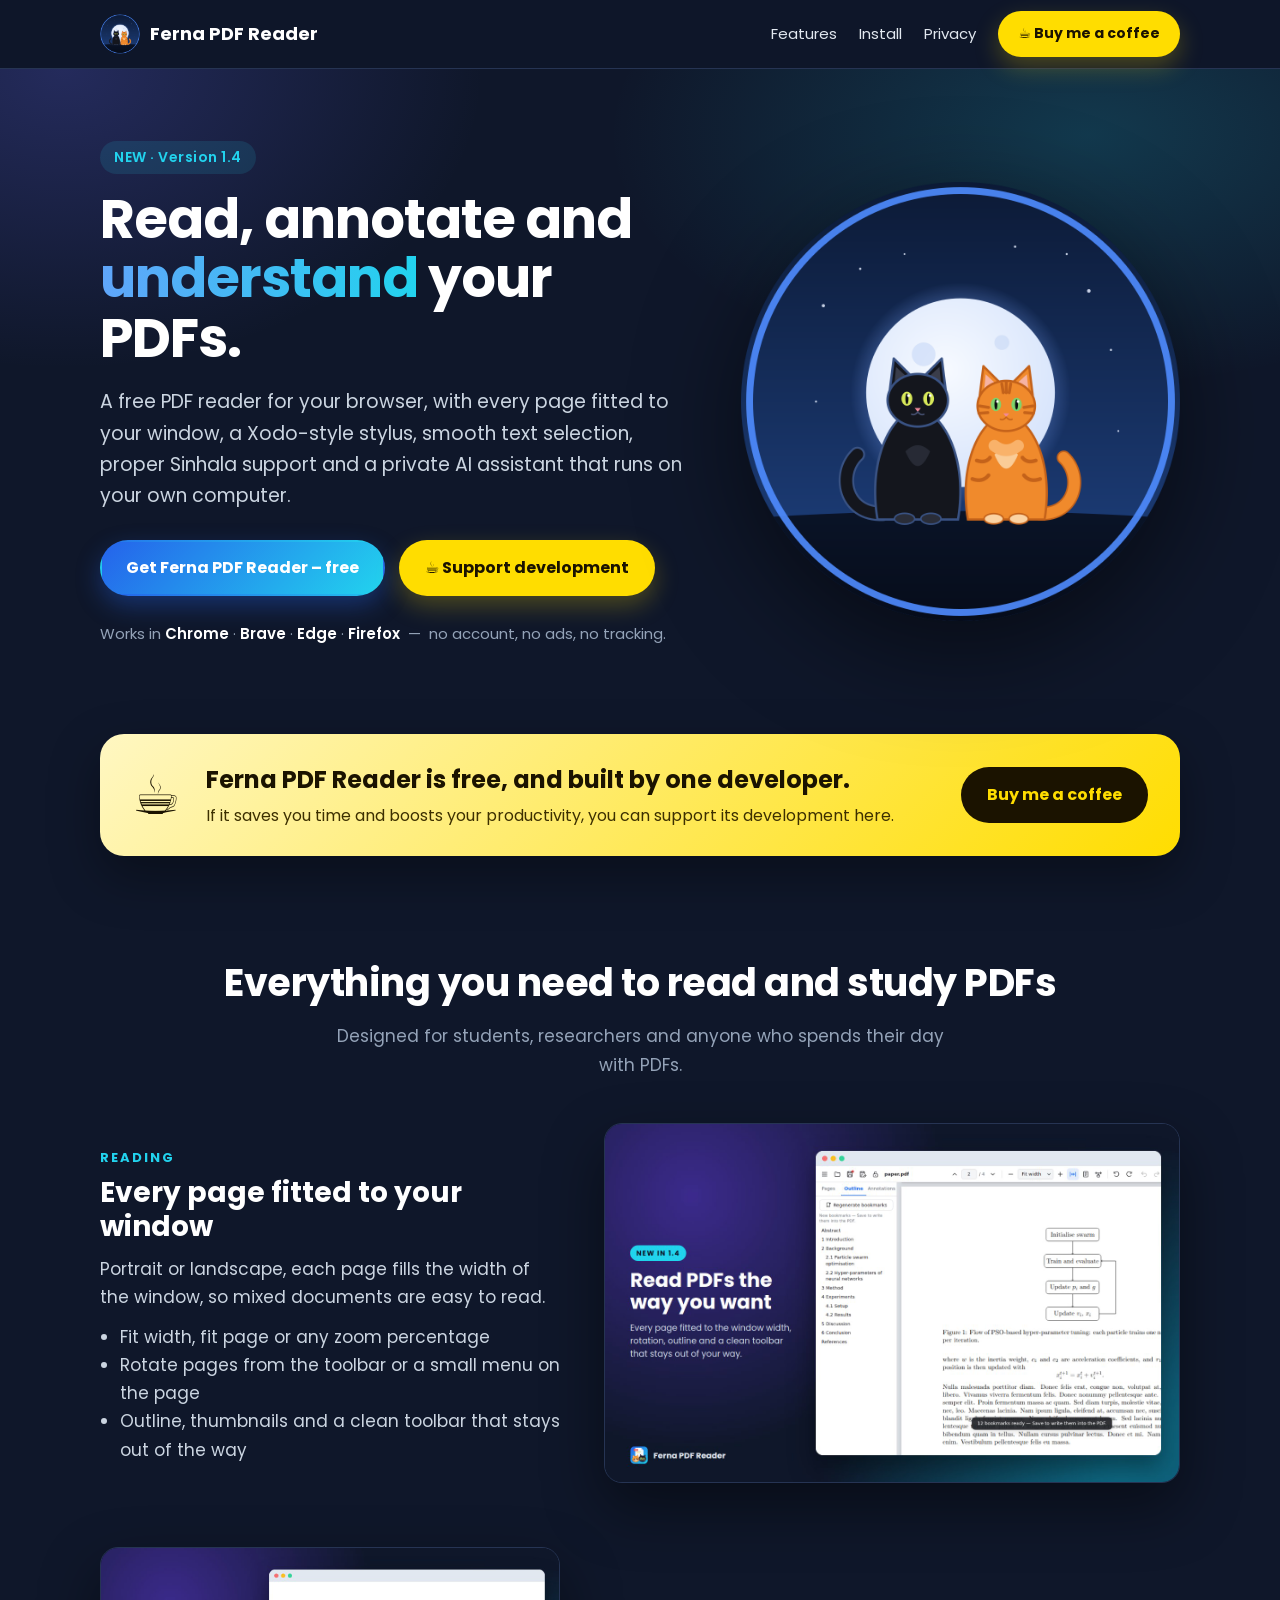
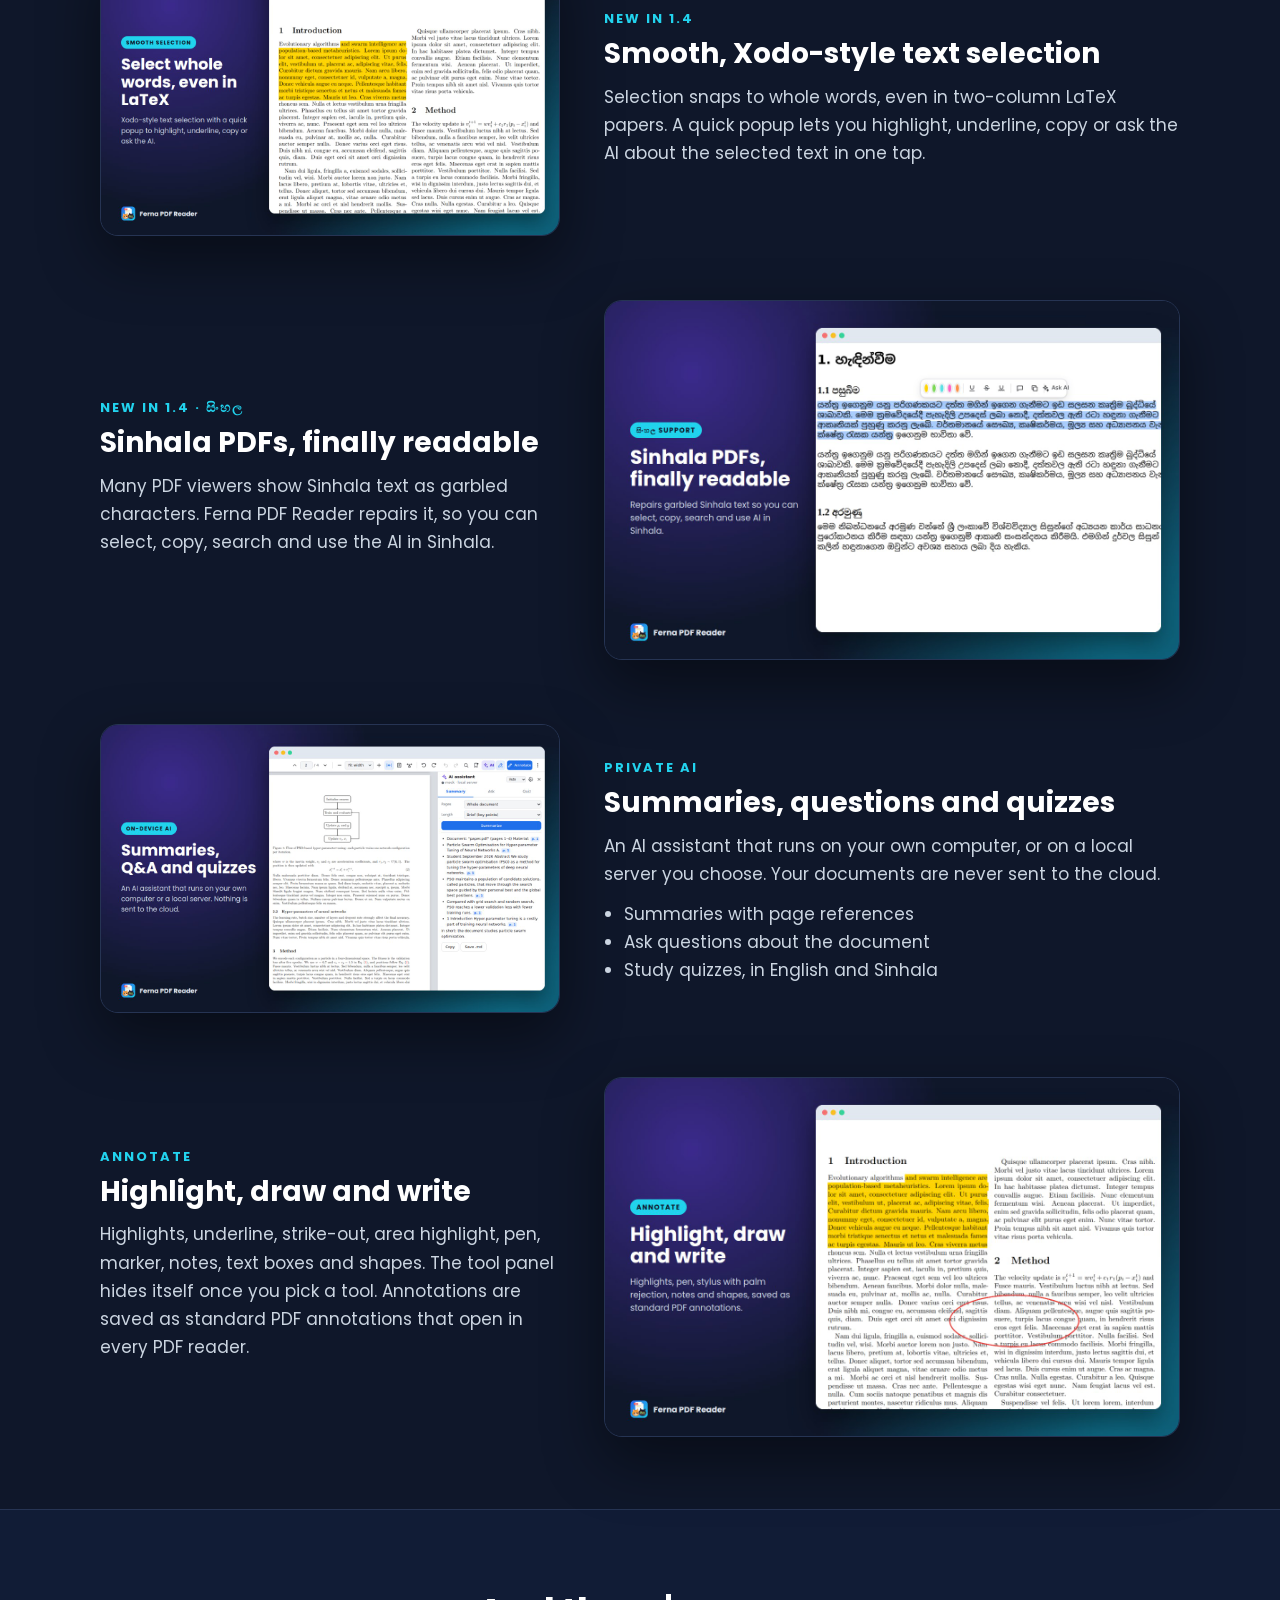
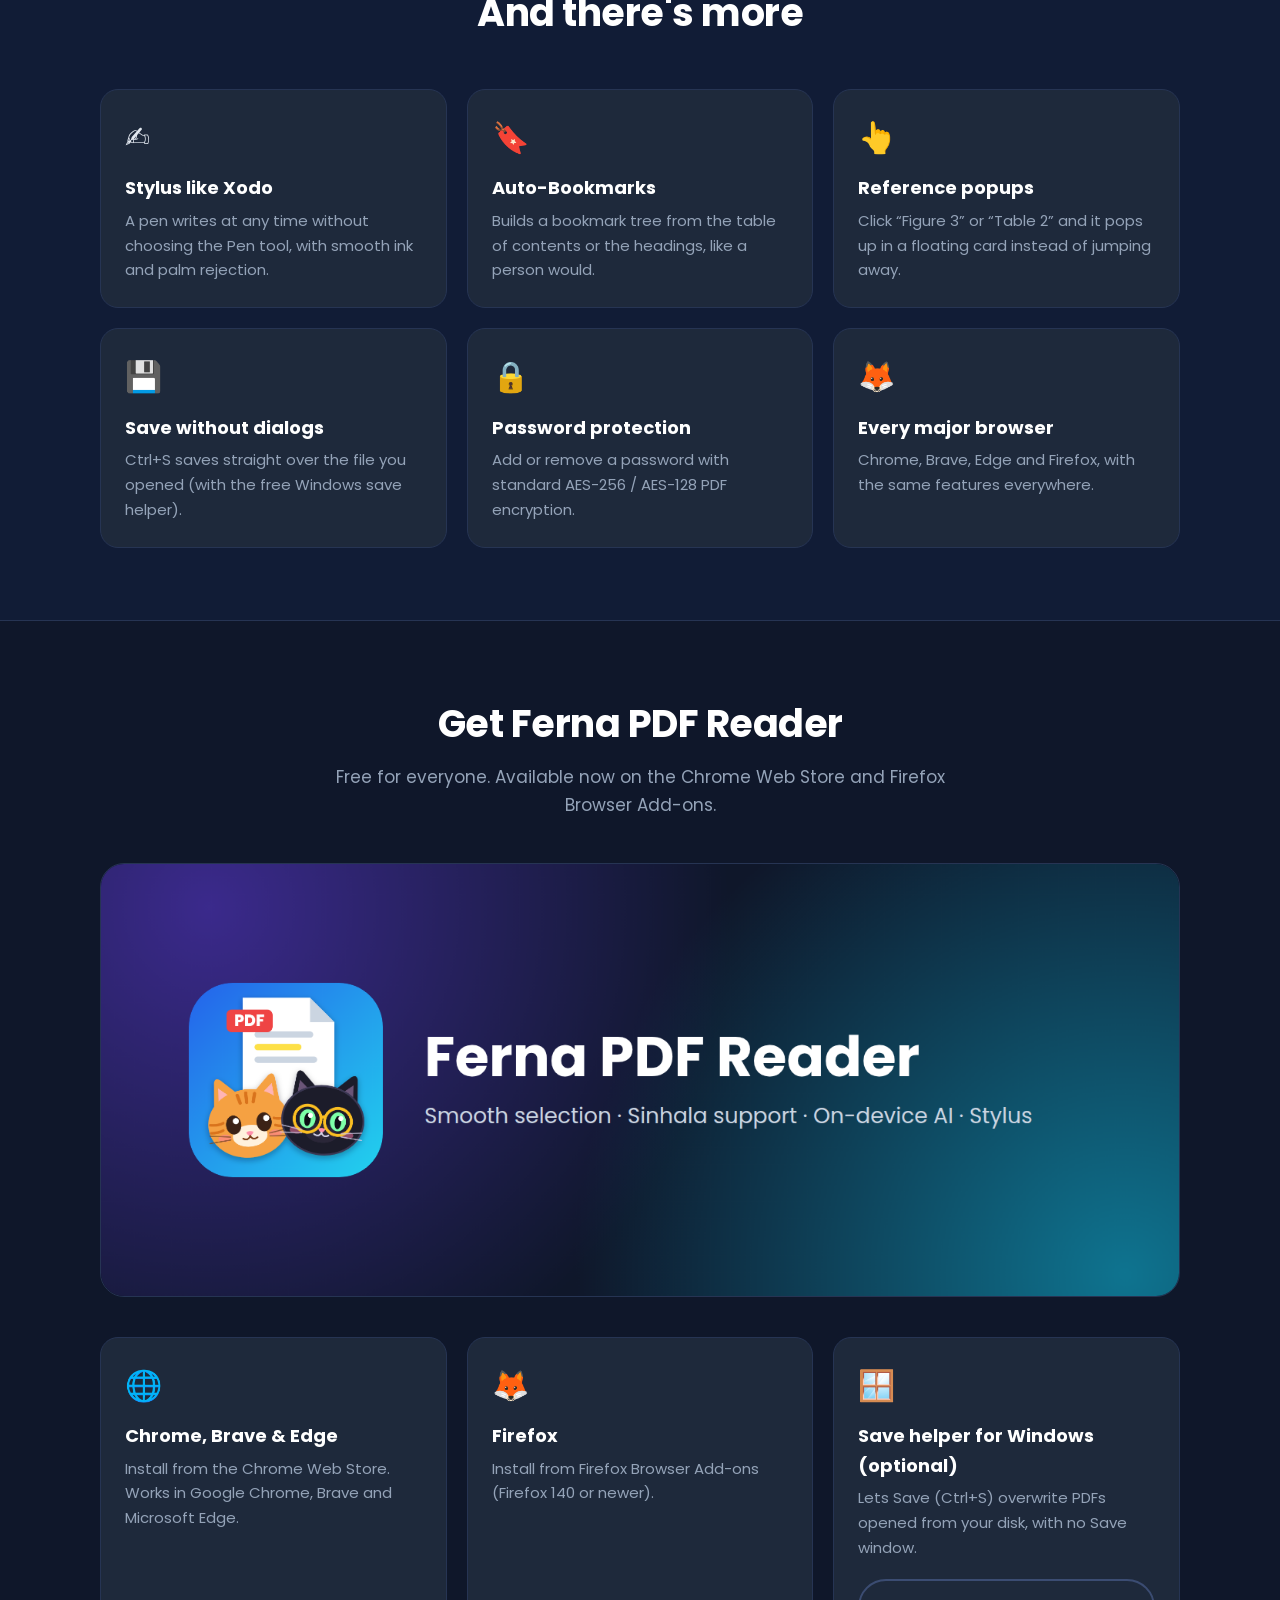
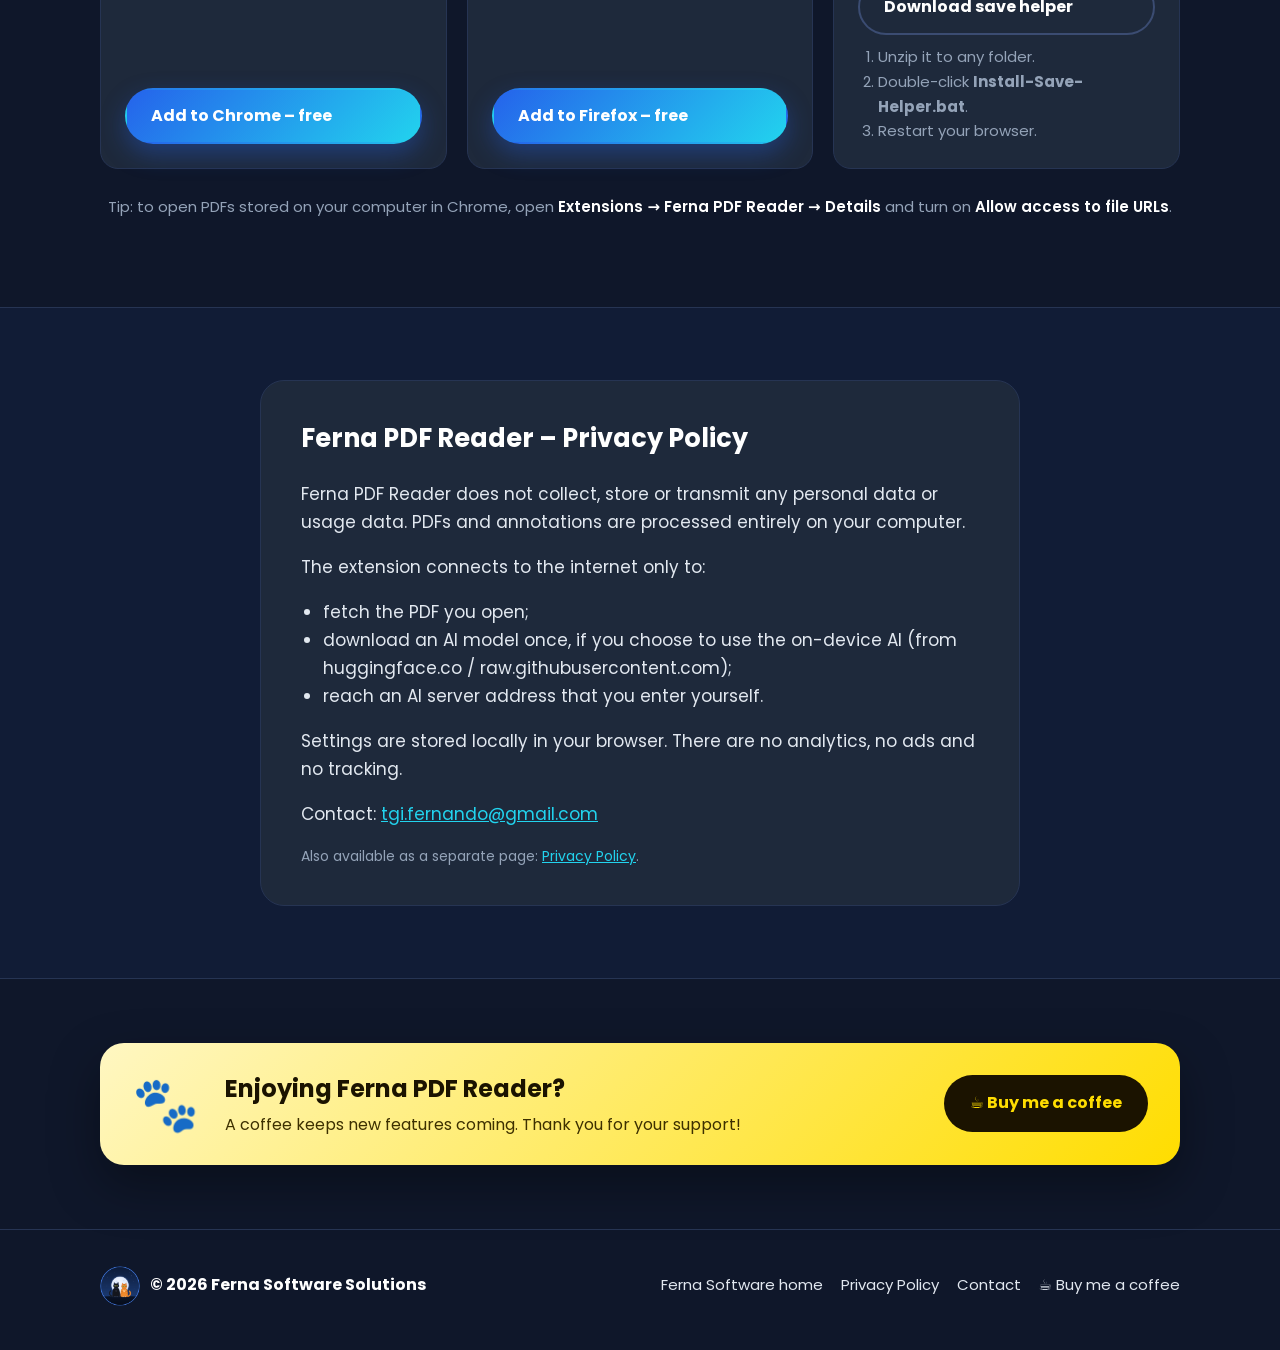
<file: ferna-pdf-reader/index.html>
<!doctype html>
<html lang="en">
<head>
<meta charset="utf-8">
<meta name="viewport" content="width=device-width, initial-scale=1">
<title>Ferna PDF Reader – Free PDF reader &amp; annotator for Chrome, Edge &amp; Firefox</title>
<meta name="description" content="Ferna PDF Reader: a free PDF reader and annotator with fit-to-width pages, Xodo-style stylus, smooth text selection, Sinhala support, reference popups and private on-device AI.">
<meta property="og:title" content="Ferna PDF Reader">
<meta property="og:description" content="Free PDF reader & annotator: smooth selection, Sinhala support, on-device AI, stylus.">
<meta property="og:image" content="assets/ferna-pdf-reader-banner.png">
<link rel="icon" type="image/png" sizes="32x32" href="assets/favicon-32.png">
<link rel="apple-touch-icon" href="assets/favicon-180.png">
<link rel="preconnect" href="https://fonts.googleapis.com">
<link rel="preconnect" href="https://fonts.gstatic.com" crossorigin>
<link href="https://fonts.googleapis.com/css2?family=Poppins:wght@400;500;600;700&display=swap" rel="stylesheet">
<link rel="stylesheet" href="style.css">
</head>
<body>

<header class="top">
  <div class="wrap">
    <a class="brand" href="#top"><img src="assets/ferna-cats-logo.png" alt="Ferna PDF Reader logo"><span>Ferna PDF Reader</span></a>
    <nav class="links">
      <a href="#features">Features</a>
      <a href="#install">Install</a>
      <a href="#privacy">Privacy</a>
      <a class="btn btn-coffee" href="https://buymeacoffee.com/fernasolutions" target="_blank" rel="noopener">☕ Buy me a coffee</a>
    </nav>
  </div>
</header>

<main id="top">

  <!-- Hero -->
  <div class="hero">
    <div class="wrap">
      <div>
        <span class="pill">NEW · Version 1.4</span>
        <h1>Read, annotate and <span>understand</span> your PDFs.</h1>
        <p class="lead">A free PDF reader for your browser, with every page fitted to your window, a Xodo-style stylus,
          smooth text selection, proper Sinhala support and a private AI assistant that runs on your own computer.</p>
        <div class="cta">
          <a class="btn btn-primary" href="#install">Get Ferna PDF Reader – free</a>
          <a class="btn btn-coffee" href="https://buymeacoffee.com/fernasolutions" target="_blank" rel="noopener">☕ Support development</a>
        </div>
        <p class="browsers">Works in <b>Chrome</b> · <b>Brave</b> · <b>Edge</b> · <b>Firefox</b> &nbsp;—&nbsp; no account, no ads, no tracking.</p>
      </div>
      <div class="hero-art">
        <img src="assets/ferna-cats-logo.png" alt="The Ferna cats sitting under a full moon">
      </div>
    </div>
  </div>

  <!-- Buy Me a Coffee (prominent) -->
  <div class="support">
    <div class="wrap">
      <div class="support-card">
        <div class="cup">☕</div>
        <div>
          <h2>Ferna PDF Reader is free, and built by one developer.</h2>
          <p>If it saves you time and boosts your productivity, you can support its development here.</p>
        </div>
        <a class="btn" href="https://buymeacoffee.com/fernasolutions" target="_blank" rel="noopener">Buy me a coffee</a>
      </div>
    </div>
  </div>

  <!-- Features -->
  <section id="features">
    <div class="wrap">
      <div class="section-title">
        <h2>Everything you need to read and study PDFs</h2>
        <p>Designed for students, researchers and anyone who spends their day with PDFs.</p>
      </div>

      <div class="feature">
        <div class="text">
          <span class="tag">Reading</span>
          <h3>Every page fitted to your window</h3>
          <p>Portrait or landscape, each page fills the width of the window, so mixed documents are easy to read.</p>
          <ul>
            <li>Fit width, fit page or any zoom percentage</li>
            <li>Rotate pages from the toolbar or a small menu on the page</li>
            <li>Outline, thumbnails and a clean toolbar that stays out of the way</li>
          </ul>
        </div>
        <div class="shot"><img src="assets/screenshot-1-reader.jpg" alt="Ferna PDF Reader showing a document with its outline" loading="lazy"></div>
      </div>

      <div class="feature flip">
        <div class="text">
          <span class="tag">New in 1.4</span>
          <h3>Smooth, Xodo-style text selection</h3>
          <p>Selection snaps to whole words, even in two-column LaTeX papers. A quick popup lets you highlight,
            underline, copy or ask the AI about the selected text in one tap.</p>
        </div>
        <div class="shot"><img src="assets/screenshot-2-selection.jpg" alt="Highlighted text in a two-column paper" loading="lazy"></div>
      </div>

      <div class="feature">
        <div class="text">
          <span class="tag">New in 1.4 · සිංහල</span>
          <h3>Sinhala PDFs, finally readable</h3>
          <p>Many PDF viewers show Sinhala text as garbled characters. Ferna PDF Reader repairs it, so you can select,
            copy, search and use the AI in Sinhala.</p>
        </div>
        <div class="shot"><img src="assets/screenshot-3-sinhala.jpg" alt="A Sinhala PDF with selectable text" loading="lazy"></div>
      </div>

      <div class="feature flip">
        <div class="text">
          <span class="tag">Private AI</span>
          <h3>Summaries, questions and quizzes</h3>
          <p>An AI assistant that runs on your own computer, or on a local server you choose. Your documents are never
            sent to the cloud.</p>
          <ul>
            <li>Summaries with page references</li>
            <li>Ask questions about the document</li>
            <li>Study quizzes, in English and Sinhala</li>
          </ul>
        </div>
        <div class="shot"><img src="assets/screenshot-4-ai.jpg" alt="The AI assistant summarising a paper" loading="lazy"></div>
      </div>

      <div class="feature">
        <div class="text">
          <span class="tag">Annotate</span>
          <h3>Highlight, draw and write</h3>
          <p>Highlights, underline, strike-out, area highlight, pen, marker, notes, text boxes and shapes. The tool panel
            hides itself once you pick a tool. Annotations are saved as standard PDF annotations that open in every PDF reader.</p>
        </div>
        <div class="shot"><img src="assets/screenshot-5-annotate.jpg" alt="Highlighted text and pen ink on a page" loading="lazy"></div>
      </div>
    </div>
  </section>

  <!-- More features -->
  <section class="alt">
    <div class="wrap">
      <div class="section-title"><h2>And there's more</h2></div>
      <div class="grid">
        <div class="card"><div class="ic">✍️</div><h4>Stylus like Xodo</h4><p>A pen writes at any time without choosing the Pen tool, with smooth ink and palm rejection.</p></div>
        <div class="card"><div class="ic">🔖</div><h4>Auto-Bookmarks</h4><p>Builds a bookmark tree from the table of contents or the headings, like a person would.</p></div>
        <div class="card"><div class="ic">👆</div><h4>Reference popups</h4><p>Click “Figure 3” or “Table 2” and it pops up in a floating card instead of jumping away.</p></div>
        <div class="card"><div class="ic">💾</div><h4>Save without dialogs</h4><p>Ctrl+S saves straight over the file you opened (with the free Windows save helper).</p></div>
        <div class="card"><div class="ic">🔒</div><h4>Password protection</h4><p>Add or remove a password with standard AES-256 / AES-128 PDF encryption.</p></div>
        <div class="card"><div class="ic">🦊</div><h4>Every major browser</h4><p>Chrome, Brave, Edge and Firefox, with the same features everywhere.</p></div>
      </div>
    </div>
  </section>

  <!-- Install -->
  <section id="install">
    <div class="wrap">
      <div class="section-title">
        <h2>Get Ferna PDF Reader</h2>
        <p>Free for everyone. Available now on the Chrome Web Store and Firefox Browser Add-ons.</p>
      </div>
      <div class="banner"><img src="assets/ferna-pdf-reader-banner.png" alt="Ferna PDF Reader – Smooth selection, Sinhala support, on-device AI, stylus"></div>
      <div class="install">
        <div class="card">
          <div class="ic">🌐</div>
          <h4>Chrome, Brave &amp; Edge</h4>
          <p>Install from the Chrome Web Store. Works in Google Chrome, Brave and Microsoft Edge.</p>
          <a class="btn btn-primary" href="https://chromewebstore.google.com/detail/ferna-pdf-reader/idofhoblogjhkikpeecbjiijahbannco" target="_blank" rel="noopener">Add to Chrome – free</a>
        </div>
        <div class="card">
          <div class="ic">🦊</div>
          <h4>Firefox</h4>
          <p>Install from Firefox Browser Add-ons (Firefox 140 or newer).</p>
          <a class="btn btn-primary" href="https://addons.mozilla.org/en-US/firefox/addon/ferna-pdf-reader/" target="_blank" rel="noopener">Add to Firefox – free</a>
        </div>
        <div class="card">
          <div class="ic">🪟</div>
          <h4>Save helper for Windows (optional)</h4>
          <p>Lets Save (Ctrl+S) overwrite PDFs opened from your disk, with no Save window.</p>
          <a class="btn btn-ghost" href="downloads/Ferna-PDF-Save-Helper-1.4.0.zip">Download save helper</a>
          <ol class="steps">
            <li>Unzip it to any folder.</li>
            <li>Double-click <b>Install-Save-Helper.bat</b>.</li>
            <li>Restart your browser.</li>
          </ol>
        </div>
      </div>
      <p class="browsers" style="text-align:center">Tip: to open PDFs stored on your computer in Chrome, open <b>Extensions → Ferna PDF Reader → Details</b>
        and turn on <b>Allow access to file URLs</b>.</p>
    </div>
  </section>

  <!-- Privacy policy -->
  <section id="privacy" class="alt">
    <div class="wrap">
      <div class="policy">
        <h2>Ferna PDF Reader – Privacy Policy</h2>
        <p>Ferna PDF Reader does not collect, store or transmit any personal data or usage data. PDFs and annotations are processed entirely on your computer.</p>
        <p>The extension connects to the internet only to:</p>
        <ul>
          <li>fetch the PDF you open;</li>
          <li>download an AI model once, if you choose to use the on-device AI (from huggingface.co / raw.githubusercontent.com);</li>
          <li>reach an AI server address that you enter yourself.</li>
        </ul>
        <p>Settings are stored locally in your browser. There are no analytics, no ads and no tracking.</p>
        <p>Contact: <a href="mailto:tgi.fernando@gmail.com">tgi.fernando@gmail.com</a></p>
        <p class="note">Also available as a separate page: <a href="privacy.html">Privacy Policy</a>.</p>
      </div>
    </div>
  </section>

  <!-- Closing support call -->
  <div class="support" style="padding:64px 0">
    <div class="wrap">
      <div class="support-card">
        <div class="cup">🐾</div>
        <div>
          <h2>Enjoying Ferna PDF Reader?</h2>
          <p>A coffee keeps new features coming. Thank you for your support!</p>
        </div>
        <a class="btn" href="https://buymeacoffee.com/fernasolutions" target="_blank" rel="noopener">☕ Buy me a coffee</a>
      </div>
    </div>
  </div>

</main>

<footer>
  <div class="wrap">
    <a class="brand" href="https://tgi25.github.io/ferna-software/"><img src="assets/ferna-cats-logo.png" alt="">© 2026 Ferna Software Solutions</a>
    <nav>
      <a href="https://tgi25.github.io/ferna-software/">Ferna Software home</a>
      <a href="privacy.html">Privacy Policy</a>
      <a href="mailto:tgi.fernando@gmail.com">Contact</a>
      <a href="https://buymeacoffee.com/fernasolutions" target="_blank" rel="noopener">☕ Buy me a coffee</a>
    </nav>
  </div>
</footer>

</body>
</html>
</file>
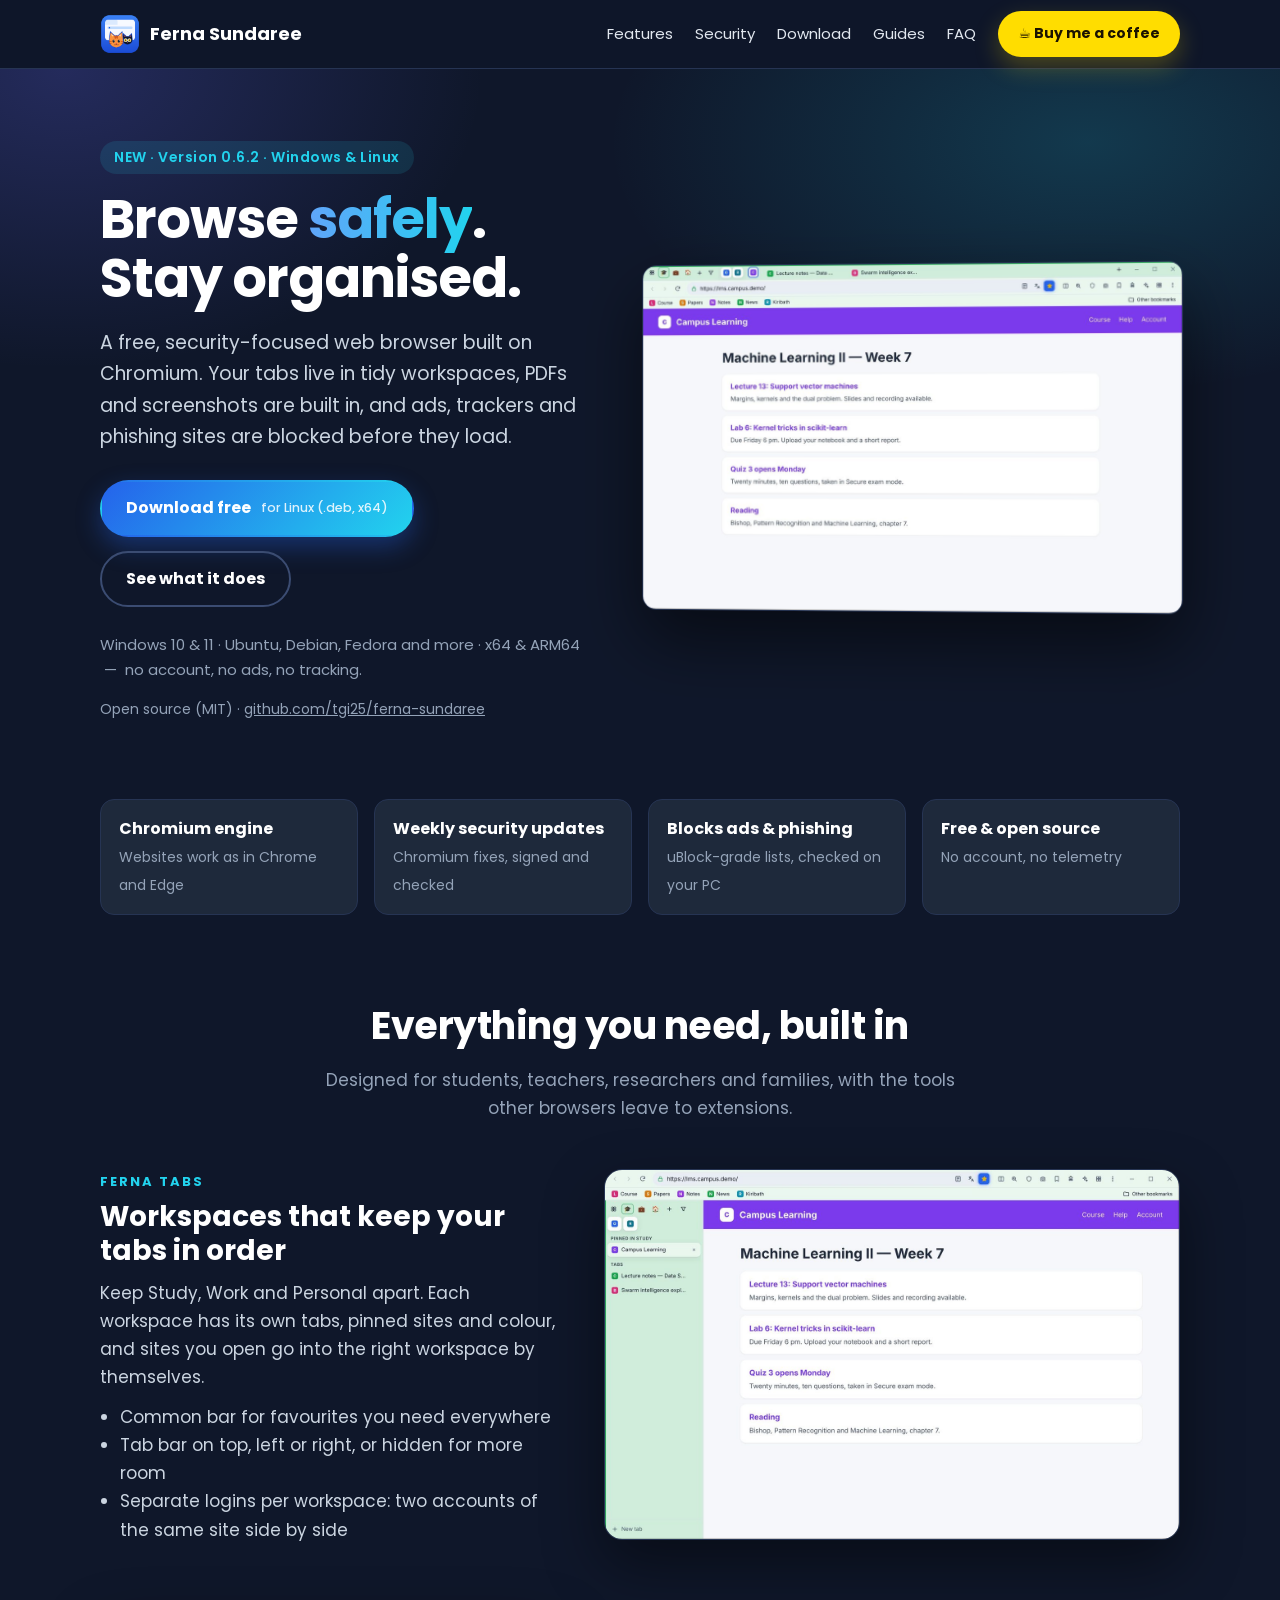
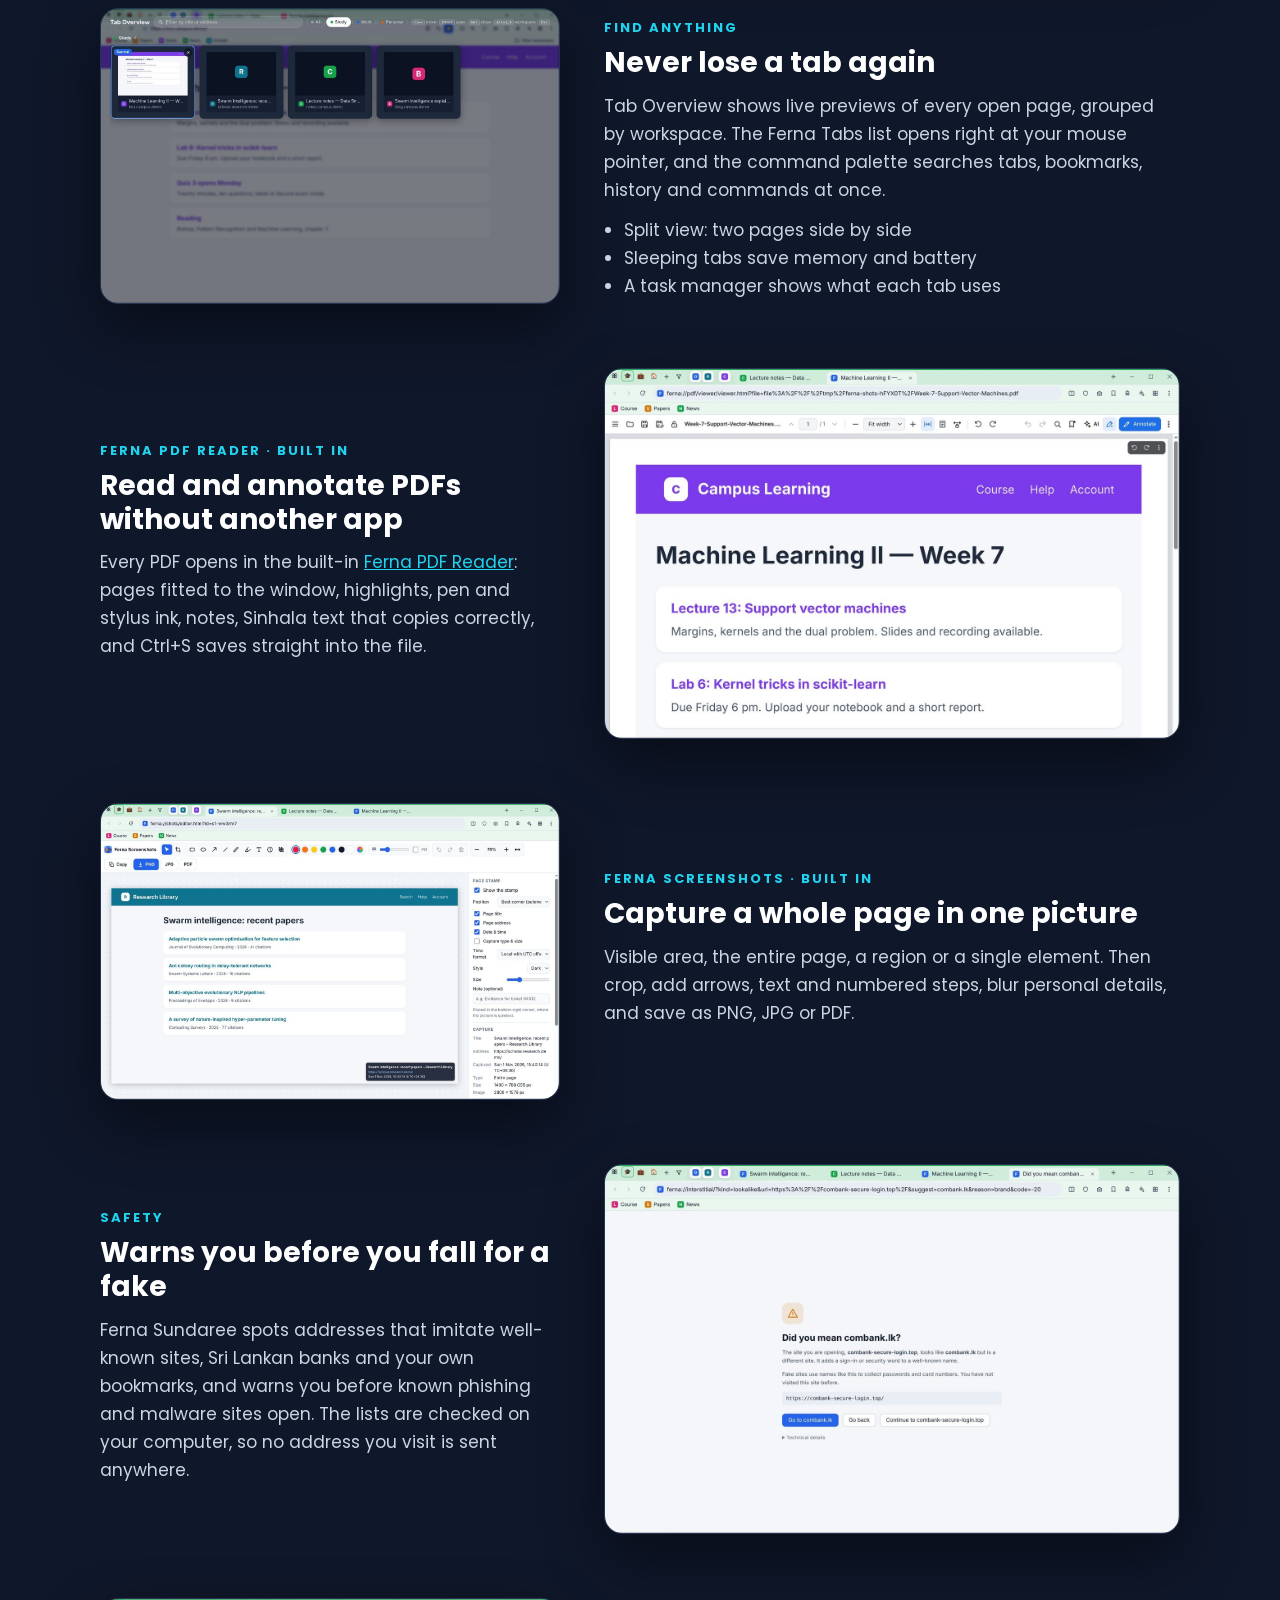
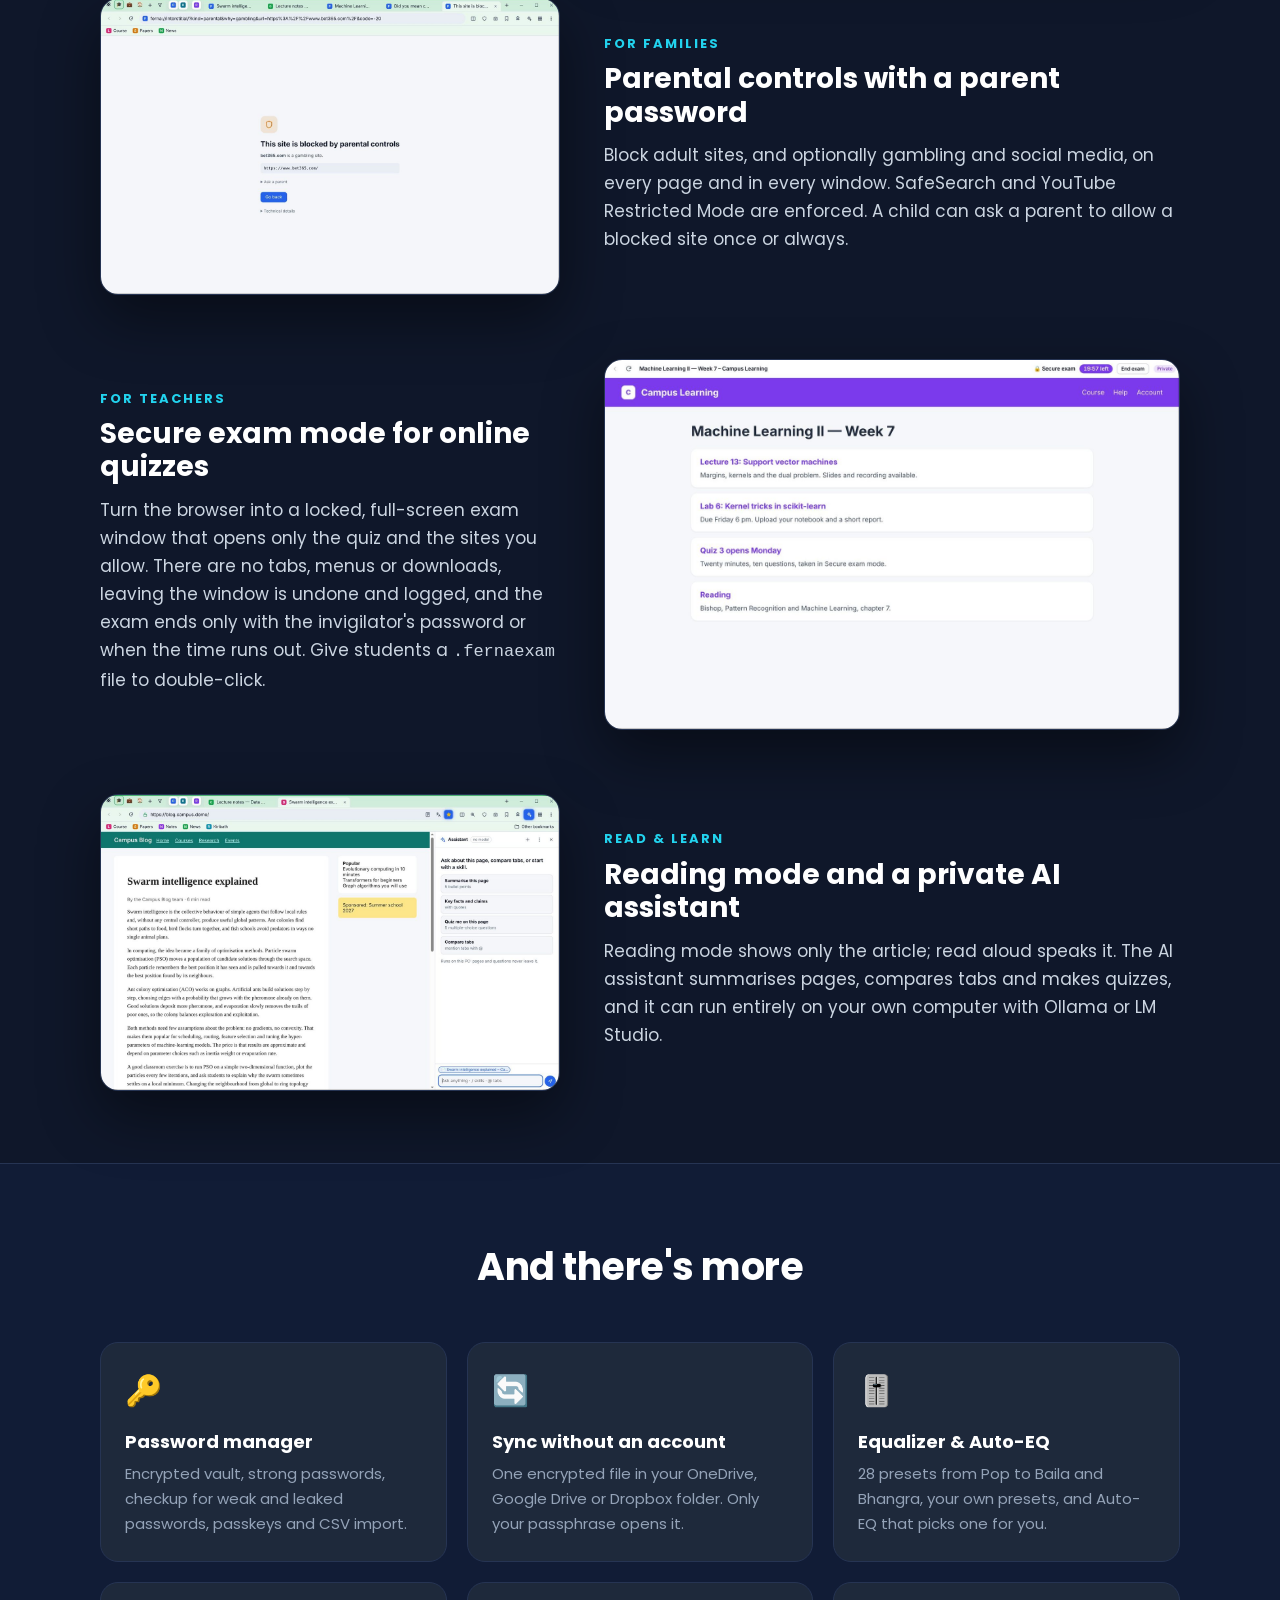
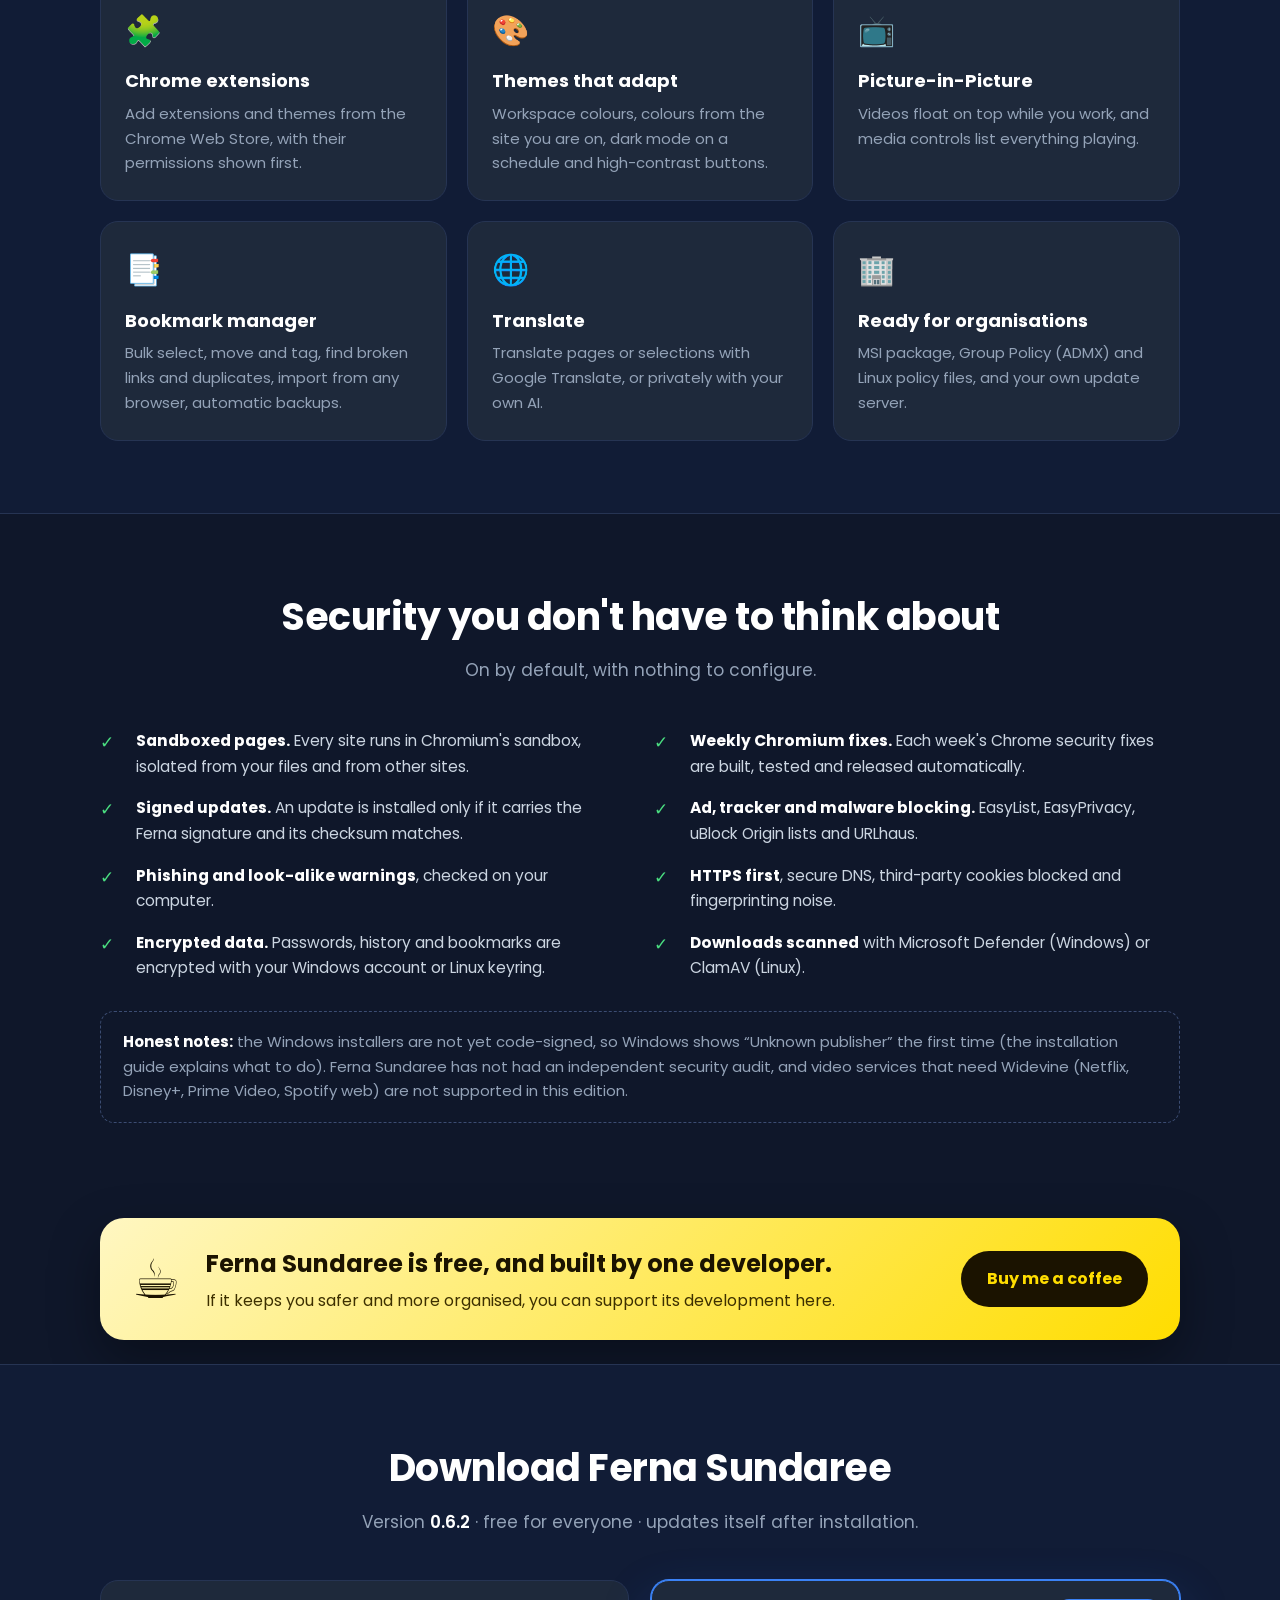
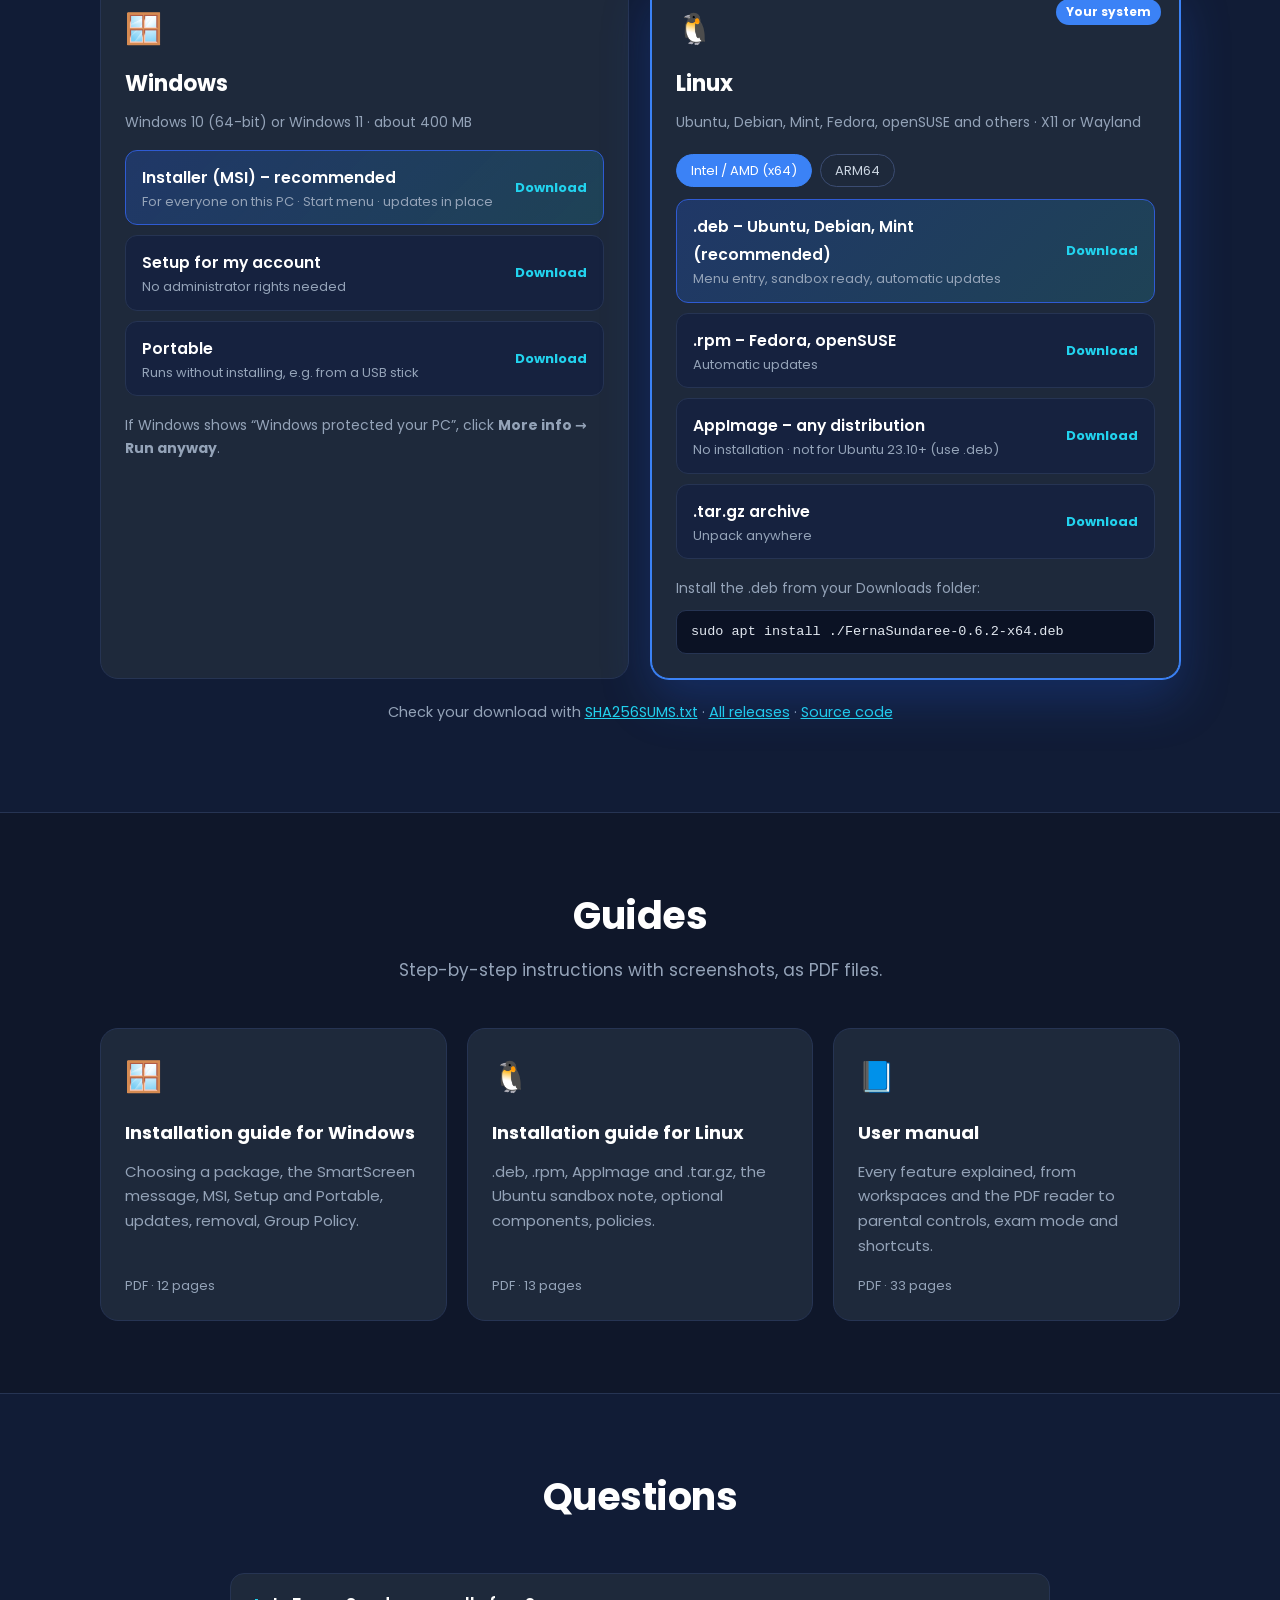
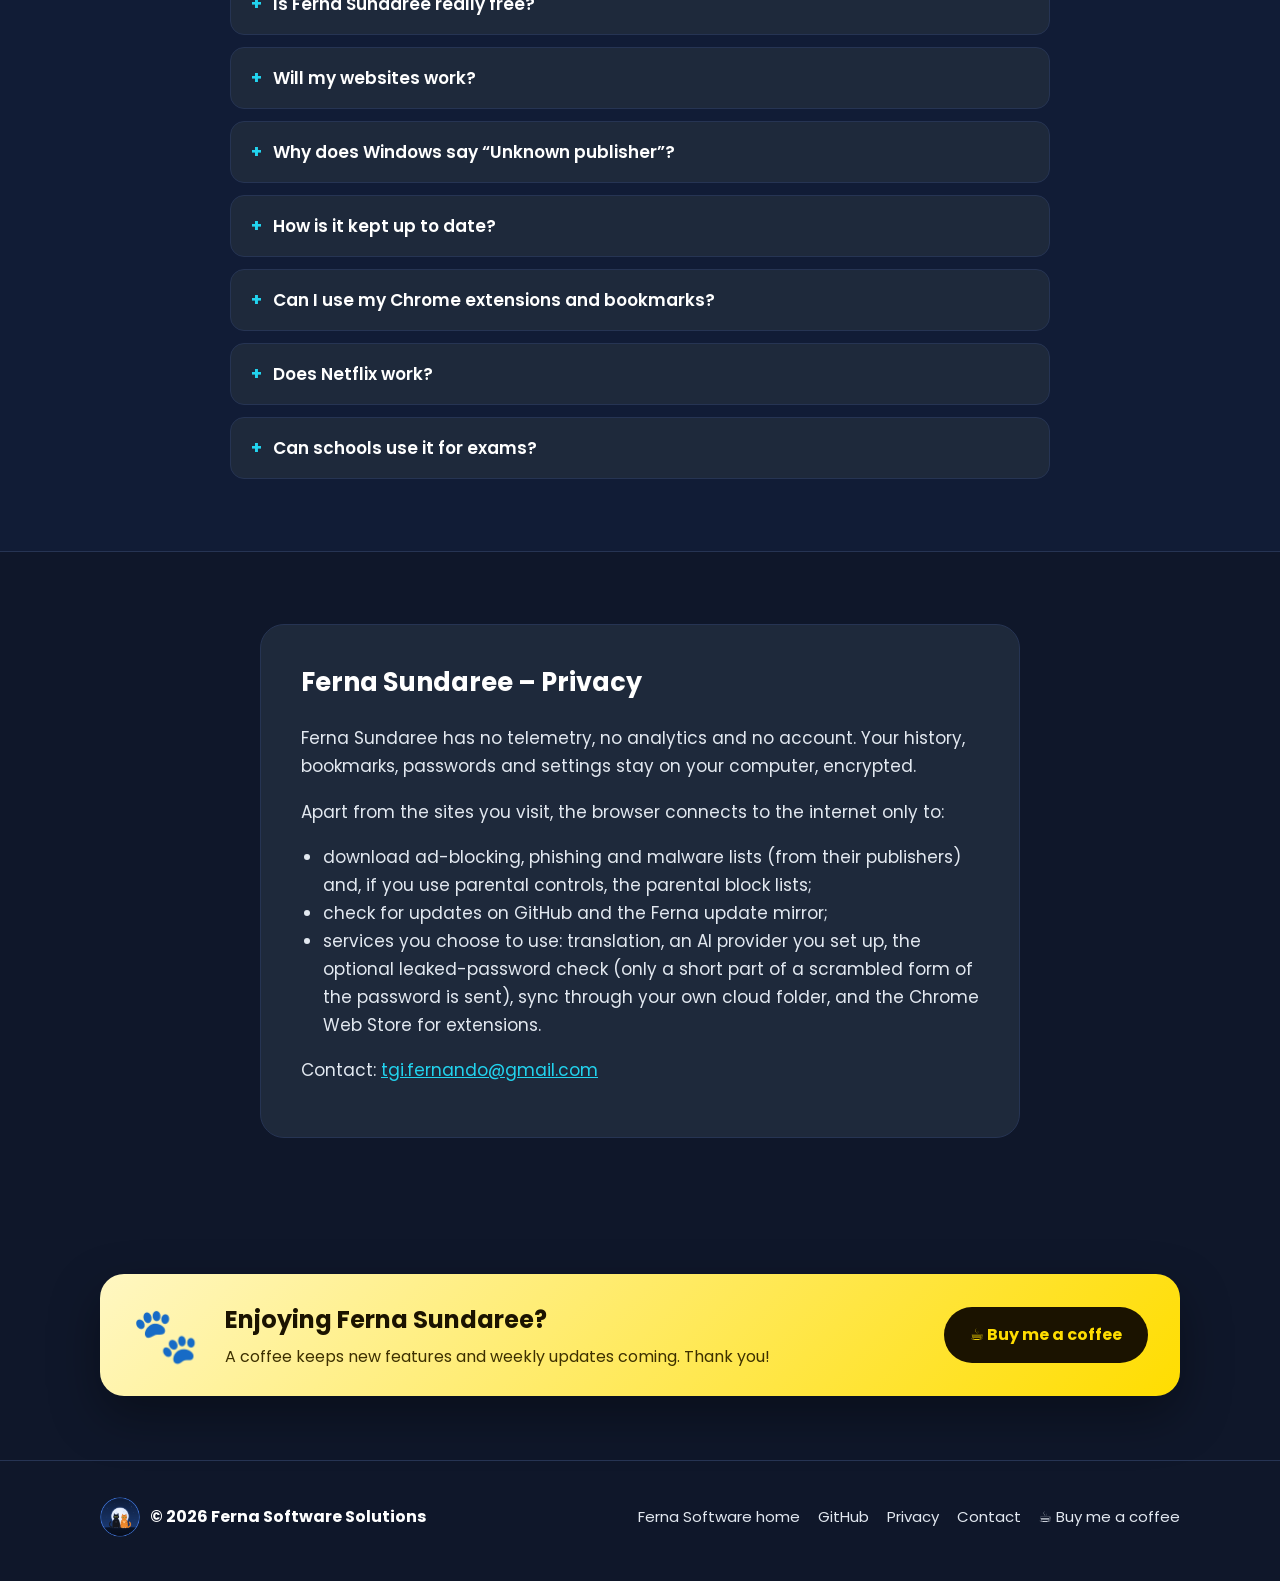
<file: ferna-sundaree/index.html>
<!doctype html>
<html lang="en">
<head>
<meta charset="utf-8">
<meta name="viewport" content="width=device-width, initial-scale=1">
<title>Ferna Sundaree – Free secure browser for Windows &amp; Linux</title>
<meta name="description" content="Ferna Sundaree is a free, open-source, security-focused web browser for Windows and Linux with Ferna Tabs workspaces, a built-in PDF reader and screenshot tool, parental controls and a secure exam mode.">
<meta property="og:title" content="Ferna Sundaree – secure browser for Windows &amp; Linux">
<meta property="og:description" content="Workspaces, built-in PDF reader and screenshots, ad and phishing protection, parental controls and secure exam mode. Free and open source.">
<meta property="og:image" content="https://tgi25.github.io/ferna-software/ferna-sundaree/assets/ferna-sundaree-banner.png">
<meta property="og:type" content="website">
<meta name="twitter:card" content="summary_large_image">
<link rel="icon" type="image/png" sizes="32x32" href="assets/favicon-32.png">
<link rel="apple-touch-icon" href="assets/favicon-180.png">
<link rel="preconnect" href="https://fonts.googleapis.com">
<link rel="preconnect" href="https://fonts.gstatic.com" crossorigin>
<link href="https://fonts.googleapis.com/css2?family=Poppins:wght@400;500;600;700&display=swap" rel="stylesheet">
<link rel="stylesheet" href="style.css">
</head>
<body>

<header class="top">
  <div class="wrap">
    <a class="brand" href="#top"><img class="app" src="assets/app-icon.png" alt="Ferna Sundaree logo"><span>Ferna Sundaree</span></a>
    <nav class="links">
      <a href="#features">Features</a>
      <a href="#security">Security</a>
      <a href="#download">Download</a>
      <a href="#guides">Guides</a>
      <a href="#faq">FAQ</a>
      <a class="btn btn-coffee" href="https://buymeacoffee.com/fernasolutions" target="_blank" rel="noopener">☕ Buy me a coffee</a>
    </nav>
  </div>
</header>

<main id="top">

  <!-- Hero -->
  <div class="hero browser">
    <div class="wrap">
      <div>
        <span class="pill">NEW · Version <span class="js-ver">0.6.2</span> · Windows &amp; Linux</span>
        <h1>Browse <span>safely</span>. Stay organised.</h1>
        <p class="lead">A free, security-focused web browser built on Chromium. Your tabs live in tidy workspaces, PDFs and screenshots are built in,
          and ads, trackers and phishing sites are blocked before they load.</p>
        <div class="cta">
          <a class="btn btn-primary" id="hero-dl" href="#download">Download free<span class="os-note" id="hero-os"></span></a>
          <a class="btn btn-ghost" href="#features">See what it does</a>
        </div>
        <p class="browsers">Windows 10 &amp; 11 · Ubuntu, Debian, Fedora and more · x64 &amp; ARM64 &nbsp;—&nbsp; no account, no ads, no tracking.</p>
        <p class="hero-sub">Open source (MIT) · <a href="https://github.com/tgi25/ferna-sundaree" target="_blank" rel="noopener">github.com/tgi25/ferna-sundaree</a></p>
      </div>
      <div class="hero-shot"><img src="assets/main-window.jpg" width="1400" height="900" alt="Ferna Sundaree with three workspaces; the green Study workspace is open showing a course page"></div>
    </div>
  </div>

  <!-- Trust strip -->
  <div class="trust">
    <div class="wrap">
      <div class="row">
        <div class="item"><b>Chromium engine</b><span>Websites work as in Chrome and Edge</span></div>
        <div class="item"><b>Weekly security updates</b><span>Chromium fixes, signed and checked</span></div>
        <div class="item"><b>Blocks ads &amp; phishing</b><span>uBlock-grade lists, checked on your PC</span></div>
        <div class="item"><b>Free &amp; open source</b><span>No account, no telemetry</span></div>
      </div>
    </div>
  </div>

  <!-- Features -->
  <section id="features">
    <div class="wrap">
      <div class="section-title">
        <h2>Everything you need, built in</h2>
        <p>Designed for students, teachers, researchers and families, with the tools other browsers leave to extensions.</p>
      </div>

      <div class="feature">
        <div class="text">
          <span class="tag">Ferna Tabs</span>
          <h3>Workspaces that keep your tabs in order</h3>
          <p>Keep Study, Work and Personal apart. Each workspace has its own tabs, pinned sites and colour, and sites you
            open go into the right workspace by themselves.</p>
          <ul>
            <li>Common bar for favourites you need everywhere</li>
            <li>Tab bar on top, left or right, or hidden for more room</li>
            <li>Separate logins per workspace: two accounts of the same site side by side</li>
          </ul>
        </div>
        <div class="shot"><img src="assets/vertical-tabs.jpg" alt="Vertical tabs on the left with workspaces, the common bar and pinned sites at the top" loading="lazy"></div>
      </div>

      <div class="feature flip">
        <div class="text">
          <span class="tag">Find anything</span>
          <h3>Never lose a tab again</h3>
          <p>Tab Overview shows live previews of every open page, grouped by workspace. The Ferna Tabs list opens right at
            your mouse pointer, and the command palette searches tabs, bookmarks, history and commands at once.</p>
          <ul>
            <li>Split view: two pages side by side</li>
            <li>Sleeping tabs save memory and battery</li>
            <li>A task manager shows what each tab uses</li>
          </ul>
        </div>
        <div class="shot"><img src="assets/tab-overview.jpg" alt="Tab Overview with live previews of open pages" loading="lazy"></div>
      </div>

      <div class="feature">
        <div class="text">
          <span class="tag">Ferna PDF Reader · built in</span>
          <h3>Read and annotate PDFs without another app</h3>
          <p>Every PDF opens in the built-in <a href="../ferna-pdf-reader/">Ferna PDF Reader</a>: pages fitted to the window,
            highlights, pen and stylus ink, notes, Sinhala text that copies correctly, and Ctrl+S saves straight into the file.</p>
        </div>
        <div class="shot"><img src="assets/pdf-reader.jpg" alt="A lecture handout open in the built-in Ferna PDF Reader" loading="lazy"></div>
      </div>

      <div class="feature flip">
        <div class="text">
          <span class="tag">Ferna Screenshots · built in</span>
          <h3>Capture a whole page in one picture</h3>
          <p>Visible area, the entire page, a region or a single element. Then crop, add arrows, text and numbered steps,
            blur personal details, and save as PNG, JPG or PDF.</p>
        </div>
        <div class="shot"><img src="assets/screenshots.jpg" alt="The screenshot editor with a full-page capture" loading="lazy"></div>
      </div>

      <div class="feature">
        <div class="text">
          <span class="tag">Safety</span>
          <h3>Warns you before you fall for a fake</h3>
          <p>Ferna Sundaree spots addresses that imitate well-known sites, Sri Lankan banks and your own bookmarks, and warns
            you before known phishing and malware sites open. The lists are checked on your computer, so no address you visit
            is sent anywhere.</p>
        </div>
        <div class="shot"><img src="assets/lookalike.jpg" alt="A warning page for an address pretending to be a bank login" loading="lazy"></div>
      </div>

      <div class="feature flip">
        <div class="text">
          <span class="tag">For families</span>
          <h3>Parental controls with a parent password</h3>
          <p>Block adult sites, and optionally gambling and social media, on every page and in every window. SafeSearch and
            YouTube Restricted Mode are enforced. A child can ask a parent to allow a blocked site once or always.</p>
        </div>
        <div class="shot"><img src="assets/parental.jpg" alt="A blocked site with an Ask a parent button" loading="lazy"></div>
      </div>

      <div class="feature">
        <div class="text">
          <span class="tag">For teachers</span>
          <h3>Secure exam mode for online quizzes</h3>
          <p>Turn the browser into a locked, full-screen exam window that opens only the quiz and the sites you allow. There
            are no tabs, menus or downloads, leaving the window is undone and logged, and the exam ends only with the
            invigilator's password or when the time runs out. Give students a <code>.fernaexam</code> file to double-click.</p>
        </div>
        <div class="shot"><img src="assets/exam.jpg" alt="A locked exam window with the title, timer and End exam button" loading="lazy"></div>
      </div>

      <div class="feature flip">
        <div class="text">
          <span class="tag">Read &amp; learn</span>
          <h3>Reading mode and a private AI assistant</h3>
          <p>Reading mode shows only the article; read aloud speaks it. The AI assistant summarises pages, compares tabs and
            makes quizzes, and it can run entirely on your own computer with Ollama or LM Studio.</p>
        </div>
        <div class="shot"><img src="assets/assistant.jpg" alt="The AI assistant side panel beside an article" loading="lazy"></div>
      </div>
    </div>
  </section>

  <!-- More features -->
  <section class="alt">
    <div class="wrap">
      <div class="section-title"><h2>And there's more</h2></div>
      <div class="grid">
        <div class="card"><div class="ic">🔑</div><h4>Password manager</h4><p>Encrypted vault, strong passwords, checkup for weak and leaked passwords, passkeys and CSV import.</p></div>
        <div class="card"><div class="ic">🔄</div><h4>Sync without an account</h4><p>One encrypted file in your OneDrive, Google Drive or Dropbox folder. Only your passphrase opens it.</p></div>
        <div class="card"><div class="ic">🎚️</div><h4>Equalizer &amp; Auto-EQ</h4><p>28 presets from Pop to Baila and Bhangra, your own presets, and Auto-EQ that picks one for you.</p></div>
        <div class="card"><div class="ic">🧩</div><h4>Chrome extensions</h4><p>Add extensions and themes from the Chrome Web Store, with their permissions shown first.</p></div>
        <div class="card"><div class="ic">🎨</div><h4>Themes that adapt</h4><p>Workspace colours, colours from the site you are on, dark mode on a schedule and high-contrast buttons.</p></div>
        <div class="card"><div class="ic">📺</div><h4>Picture-in-Picture</h4><p>Videos float on top while you work, and media controls list everything playing.</p></div>
        <div class="card"><div class="ic">📑</div><h4>Bookmark manager</h4><p>Bulk select, move and tag, find broken links and duplicates, import from any browser, automatic backups.</p></div>
        <div class="card"><div class="ic">🌐</div><h4>Translate</h4><p>Translate pages or selections with Google Translate, or privately with your own AI.</p></div>
        <div class="card"><div class="ic">🏢</div><h4>Ready for organisations</h4><p>MSI package, Group Policy (ADMX) and Linux policy files, and your own update server.</p></div>
      </div>
    </div>
  </section>

  <!-- Security -->
  <section id="security">
    <div class="wrap">
      <div class="section-title">
        <h2>Security you don't have to think about</h2>
        <p>On by default, with nothing to configure.</p>
      </div>
      <div class="sec-grid">
        <div><span class="ok">✓</span><p><b>Sandboxed pages.</b> Every site runs in Chromium's sandbox, isolated from your files and from other sites.</p></div>
        <div><span class="ok">✓</span><p><b>Weekly Chromium fixes.</b> Each week's Chrome security fixes are built, tested and released automatically.</p></div>
        <div><span class="ok">✓</span><p><b>Signed updates.</b> An update is installed only if it carries the Ferna signature and its checksum matches.</p></div>
        <div><span class="ok">✓</span><p><b>Ad, tracker and malware blocking.</b> EasyList, EasyPrivacy, uBlock Origin lists and URLhaus.</p></div>
        <div><span class="ok">✓</span><p><b>Phishing and look-alike warnings</b>, checked on your computer.</p></div>
        <div><span class="ok">✓</span><p><b>HTTPS first</b>, secure DNS, third-party cookies blocked and fingerprinting noise.</p></div>
        <div><span class="ok">✓</span><p><b>Encrypted data.</b> Passwords, history and bookmarks are encrypted with your Windows account or Linux keyring.</p></div>
        <div><span class="ok">✓</span><p><b>Downloads scanned</b> with Microsoft Defender (Windows) or ClamAV (Linux).</p></div>
      </div>
      <p class="honest"><b>Honest notes:</b> the Windows installers are not yet code-signed, so Windows shows “Unknown publisher” the first time
        (the installation guide explains what to do). Ferna Sundaree has not had an independent security audit, and video services that need
        Widevine (Netflix, Disney+, Prime Video, Spotify web) are not supported in this edition.</p>
    </div>
  </section>

  <!-- Coffee -->
  <div class="support">
    <div class="wrap">
      <div class="support-card">
        <div class="cup">☕</div>
        <div>
          <h2>Ferna Sundaree is free, and built by one developer.</h2>
          <p>If it keeps you safer and more organised, you can support its development here.</p>
        </div>
        <a class="btn" href="https://buymeacoffee.com/fernasolutions" target="_blank" rel="noopener">Buy me a coffee</a>
      </div>
    </div>
  </div>

  <!-- Download -->
  <section id="download" class="alt">
    <div class="wrap">
      <div class="section-title">
        <h2>Download Ferna Sundaree</h2>
        <p>Version <span class="ver js-ver">0.6.2</span> · free for everyone · updates itself after installation.</p>
      </div>

      <div class="dl">
        <div class="card" id="dl-windows">
          <span class="yours-tag">Your system</span>
          <div class="ic">🪟</div>
          <h3>Windows</h3>
          <p class="req">Windows 10 (64-bit) or Windows 11 · about 400 MB</p>
          <div class="files">
            <a class="file rec" data-asset="win-msi" href="https://github.com/tgi25/ferna-sundaree/releases/download/v0.6.2/FernaSundaree-0.6.2-x64.msi">
              <span><b>Installer (MSI) – recommended</b><small>For everyone on this PC · Start menu · updates in place <span class="sz"></span></small></span><span class="get">Download</span></a>
            <a class="file" data-asset="win-setup" href="https://github.com/tgi25/ferna-sundaree/releases/download/v0.6.2/FernaSundaree-Setup-0.6.2.exe">
              <span><b>Setup for my account</b><small>No administrator rights needed <span class="sz"></span></small></span><span class="get">Download</span></a>
            <a class="file" data-asset="win-portable" href="https://github.com/tgi25/ferna-sundaree/releases/download/v0.6.2/FernaSundaree-Portable-0.6.2.exe">
              <span><b>Portable</b><small>Runs without installing, e.g. from a USB stick <span class="sz"></span></small></span><span class="get">Download</span></a>
          </div>
          <p class="req" style="margin-top:12px">If Windows shows “Windows protected your PC”, click <b>More info → Run anyway</b>.</p>
        </div>

        <div class="card" id="dl-linux">
          <span class="yours-tag">Your system</span>
          <div class="ic">🐧</div>
          <h3>Linux</h3>
          <p class="req">Ubuntu, Debian, Mint, Fedora, openSUSE and others · X11 or Wayland</p>
          <div class="arch" role="group" aria-label="Processor">
            <button type="button" data-arch="x64" aria-pressed="true">Intel / AMD (x64)</button>
            <button type="button" data-arch="arm64" aria-pressed="false">ARM64</button>
          </div>
          <div class="files">
            <a class="file rec" data-asset="deb" href="https://github.com/tgi25/ferna-sundaree/releases/download/v0.6.2/FernaSundaree-0.6.2-x64.deb">
              <span><b>.deb – Ubuntu, Debian, Mint (recommended)</b><small>Menu entry, sandbox ready, automatic updates <span class="sz"></span></small></span><span class="get">Download</span></a>
            <a class="file" data-asset="rpm" href="https://github.com/tgi25/ferna-sundaree/releases/download/v0.6.2/FernaSundaree-0.6.2-x64.rpm">
              <span><b>.rpm – Fedora, openSUSE</b><small>Automatic updates <span class="sz"></span></small></span><span class="get">Download</span></a>
            <a class="file" data-asset="appimage" href="https://github.com/tgi25/ferna-sundaree/releases/download/v0.6.2/FernaSundaree-0.6.2-x64.AppImage">
              <span><b>AppImage – any distribution</b><small>No installation · not for Ubuntu 23.10+ (use .deb) <span class="sz"></span></small></span><span class="get">Download</span></a>
            <a class="file" data-asset="tar" href="https://github.com/tgi25/ferna-sundaree/releases/download/v0.6.2/FernaSundaree-0.6.2-x64.tar.gz">
              <span><b>.tar.gz archive</b><small>Unpack anywhere <span class="sz"></span></small></span><span class="get">Download</span></a>
          </div>
          <p class="req" style="margin:12px 0 4px">Install the .deb from your Downloads folder:</p>
          <div class="cmd" id="deb-cmd">sudo apt install ./FernaSundaree-0.6.2-x64.deb</div>
        </div>
      </div>

      <p class="dl-foot">
        Check your download with <a data-asset="sums" href="https://github.com/tgi25/ferna-sundaree/releases/download/v0.6.2/SHA256SUMS.txt">SHA256SUMS.txt</a> ·
        <a href="https://github.com/tgi25/ferna-sundaree/releases" target="_blank" rel="noopener">All releases</a> ·
        <a href="https://github.com/tgi25/ferna-sundaree" target="_blank" rel="noopener">Source code</a>
      </p>
    </div>
  </section>

  <!-- Guides -->
  <section id="guides">
    <div class="wrap">
      <div class="section-title">
        <h2>Guides</h2>
        <p>Step-by-step instructions with screenshots, as PDF files.</p>
      </div>
      <div class="guides">
        <a class="card guide" href="guides/Ferna-Sundaree-Installation-Guide-Windows.pdf"><div class="ic">🪟</div><h4>Installation guide for Windows</h4>
          <p>Choosing a package, the SmartScreen message, MSI, Setup and Portable, updates, removal, Group Policy.</p><span class="meta">PDF · 12 pages</span></a>
        <a class="card guide" href="guides/Ferna-Sundaree-Installation-Guide-Linux.pdf"><div class="ic">🐧</div><h4>Installation guide for Linux</h4>
          <p>.deb, .rpm, AppImage and .tar.gz, the Ubuntu sandbox note, optional components, policies.</p><span class="meta">PDF · 13 pages</span></a>
        <a class="card guide" href="guides/Ferna-Sundaree-User-Manual.pdf"><div class="ic">📘</div><h4>User manual</h4>
          <p>Every feature explained, from workspaces and the PDF reader to parental controls, exam mode and shortcuts.</p><span class="meta">PDF · 33 pages</span></a>
      </div>
    </div>
  </section>

  <!-- FAQ -->
  <section id="faq" class="alt">
    <div class="wrap">
      <div class="section-title"><h2>Questions</h2></div>
      <div class="faq">
        <details><summary>Is Ferna Sundaree really free?</summary>
          <p>Yes. It is free and open source under the MIT licence, with no ads, no account and no paid tier. If you find it useful, a coffee helps keep it going.</p></details>
        <details><summary>Will my websites work?</summary>
          <p>Yes. Ferna Sundaree uses Chromium, the same engine as Chrome and Edge. If a site misbehaves, click the shield and turn blocking off for that site.</p></details>
        <details><summary>Why does Windows say “Unknown publisher”?</summary>
          <p>The installers are not yet signed with a paid code-signing certificate, so Windows SmartScreen does not recognise the publisher. Check the download against SHA256SUMS.txt, then click <b>More info → Run anyway</b>. After installation, every update is verified with the Ferna signing key.</p></details>
        <details><summary>How is it kept up to date?</summary>
          <p>Chrome receives security fixes about once a week. They are built into a new Ferna Sundaree release, tested and signed automatically, and your browser installs it by itself.</p></details>
        <details><summary>Can I use my Chrome extensions and bookmarks?</summary>
          <p>Yes. Add extensions from the Chrome Web Store, and import bookmarks and passwords from Chrome, Edge, Firefox, Brave and most password managers.</p></details>
        <details><summary>Does Netflix work?</summary>
          <p>Not in this edition. Netflix, Disney+, Prime Video and Spotify's web player need Widevine copy protection, which this edition does not include. YouTube and most other video sites work normally.</p></details>
        <details><summary>Can schools use it for exams?</summary>
          <p>Yes. Secure exam mode locks the computer's browser to the quiz and the sites you allow, and only the invigilator's password ends it. Install the MSI on the exam PCs and give students a .fernaexam file. Remove screenshot programs from Linux exam computers, because Linux cannot hide a window from them.</p></details>
      </div>
    </div>
  </section>

  <!-- Privacy -->
  <section id="privacy">
    <div class="wrap">
      <div class="policy">
        <h2>Ferna Sundaree – Privacy</h2>
        <p>Ferna Sundaree has no telemetry, no analytics and no account. Your history, bookmarks, passwords and settings stay on your computer, encrypted.</p>
        <p>Apart from the sites you visit, the browser connects to the internet only to:</p>
        <ul>
          <li>download ad-blocking, phishing and malware lists (from their publishers) and, if you use parental controls, the parental block lists;</li>
          <li>check for updates on GitHub and the Ferna update mirror;</li>
          <li>services you choose to use: translation, an AI provider you set up, the optional leaked-password check (only a short part of a scrambled form of the password is sent), sync through your own cloud folder, and the Chrome Web Store for extensions.</li>
        </ul>
        <p>Contact: <a href="mailto:tgi.fernando@gmail.com">tgi.fernando@gmail.com</a></p>
      </div>
    </div>
  </section>

  <!-- Closing support call -->
  <div class="support" style="padding:64px 0">
    <div class="wrap">
      <div class="support-card">
        <div class="cup">🐾</div>
        <div>
          <h2>Enjoying Ferna Sundaree?</h2>
          <p>A coffee keeps new features and weekly updates coming. Thank you!</p>
        </div>
        <a class="btn" href="https://buymeacoffee.com/fernasolutions" target="_blank" rel="noopener">☕ Buy me a coffee</a>
      </div>
    </div>
  </div>

</main>

<footer>
  <div class="wrap">
    <a class="brand" href="https://tgi25.github.io/ferna-software/"><img src="assets/ferna-cats-logo.png" alt="">© 2026 Ferna Software Solutions</a>
    <nav>
      <a href="https://tgi25.github.io/ferna-software/">Ferna Software home</a>
      <a href="https://github.com/tgi25/ferna-sundaree" target="_blank" rel="noopener">GitHub</a>
      <a href="#privacy">Privacy</a>
      <a href="mailto:tgi.fernando@gmail.com">Contact</a>
      <a href="https://buymeacoffee.com/fernasolutions" target="_blank" rel="noopener">☕ Buy me a coffee</a>
    </nav>
  </div>
</footer>

<script>
// Progressive enhancement: the links above already work (they point at version 0.6.2).
// This picks the newest release from GitHub, shows file sizes, highlights your system and
// switches the Linux files between x64 and ARM64.
(function () {
  var REPO = 'tgi25/ferna-sundaree';
  var rel = null, arch = 'x64';
  var ua = navigator.userAgent || '';
  var os = /Windows/i.test(ua) ? 'windows' : (/Linux|X11/i.test(ua) && !/Android/i.test(ua)) ? 'linux' : null;
  if (/aarch64|arm64/i.test(ua)) arch = 'arm64';

  var PATTERNS = {
    'win-msi': function () { return /-x64\.msi$/; },
    'win-setup': function () { return /^FernaSundaree-Setup-[\d.]+\.exe$/; },
    'win-portable': function () { return /^FernaSundaree-Portable-[\d.]+\.exe$/; },
    'deb': function () { return new RegExp('-' + arch + '\\.deb$'); },
    'rpm': function () { return new RegExp('-' + arch + '\\.rpm$'); },
    'appimage': function () { return new RegExp('-' + arch + '\\.AppImage$'); },
    'tar': function () { return new RegExp('-' + arch + '\\.tar\\.gz$'); },
    'sums': function () { return /^SHA256SUMS\.txt$/; }
  };
  function mb(n) { return n ? '· ' + Math.round(n / 1048576) + ' MB' : ''; }

  function apply() {
    document.querySelectorAll('[data-asset]').forEach(function (a) {
      var key = a.getAttribute('data-asset'), re = PATTERNS[key] && PATTERNS[key]();
      var sz = a.querySelector('.sz');
      if (rel && re) {
        var f = rel.assets.filter(function (x) { return re.test(x.name); })[0];
        if (f) { a.href = f.browser_download_url; if (sz) sz.textContent = mb(f.size); }
      } else if (re && key !== 'sums' && /linux|deb|rpm|appimage|tar/.test(key)) {
        a.href = a.href.replace(/-(x64|arm64)\.(deb|rpm|AppImage|tar\.gz)$/, '-' + arch + '.$2');
      }
    });
    var deb = document.querySelector('[data-asset="deb"]');
    var name = deb ? decodeURIComponent(deb.href.split('/').pop()) : '';
    if (name) document.getElementById('deb-cmd').textContent = 'sudo apt install ./' + name;
    document.querySelectorAll('.arch button').forEach(function (b) { b.setAttribute('aria-pressed', String(b.getAttribute('data-arch') === arch)); });
    var hero = document.getElementById('hero-dl'), heroOs = document.getElementById('hero-os');
    if (os === 'windows') { hero.href = document.querySelector('[data-asset="win-msi"]').href; heroOs.textContent = 'for Windows (MSI)'; }
    else if (os === 'linux') { hero.href = deb.href; heroOs.textContent = 'for Linux (.deb, ' + arch + ')'; }
  }

  if (os) { var card = document.getElementById('dl-' + os); if (card) card.classList.add('yours'); }
  document.querySelectorAll('.arch button').forEach(function (b) {
    b.addEventListener('click', function () { arch = b.getAttribute('data-arch'); apply(); });
  });
  apply();

  fetch('https://api.github.com/repos/' + REPO + '/releases/latest', { headers: { Accept: 'application/vnd.github+json' } })
    .then(function (r) { return r.ok ? r.json() : null; })
    .then(function (j) {
      if (!j || !j.assets) return;
      rel = j;
      var v = String(j.tag_name || '').replace(/^v/, '');
      if (v) document.querySelectorAll('.js-ver').forEach(function (e) { e.textContent = v; });
      apply();
    })
    .catch(function () { /* keep the built-in links */ });
})();
</script>
</body>
</html>
</file>
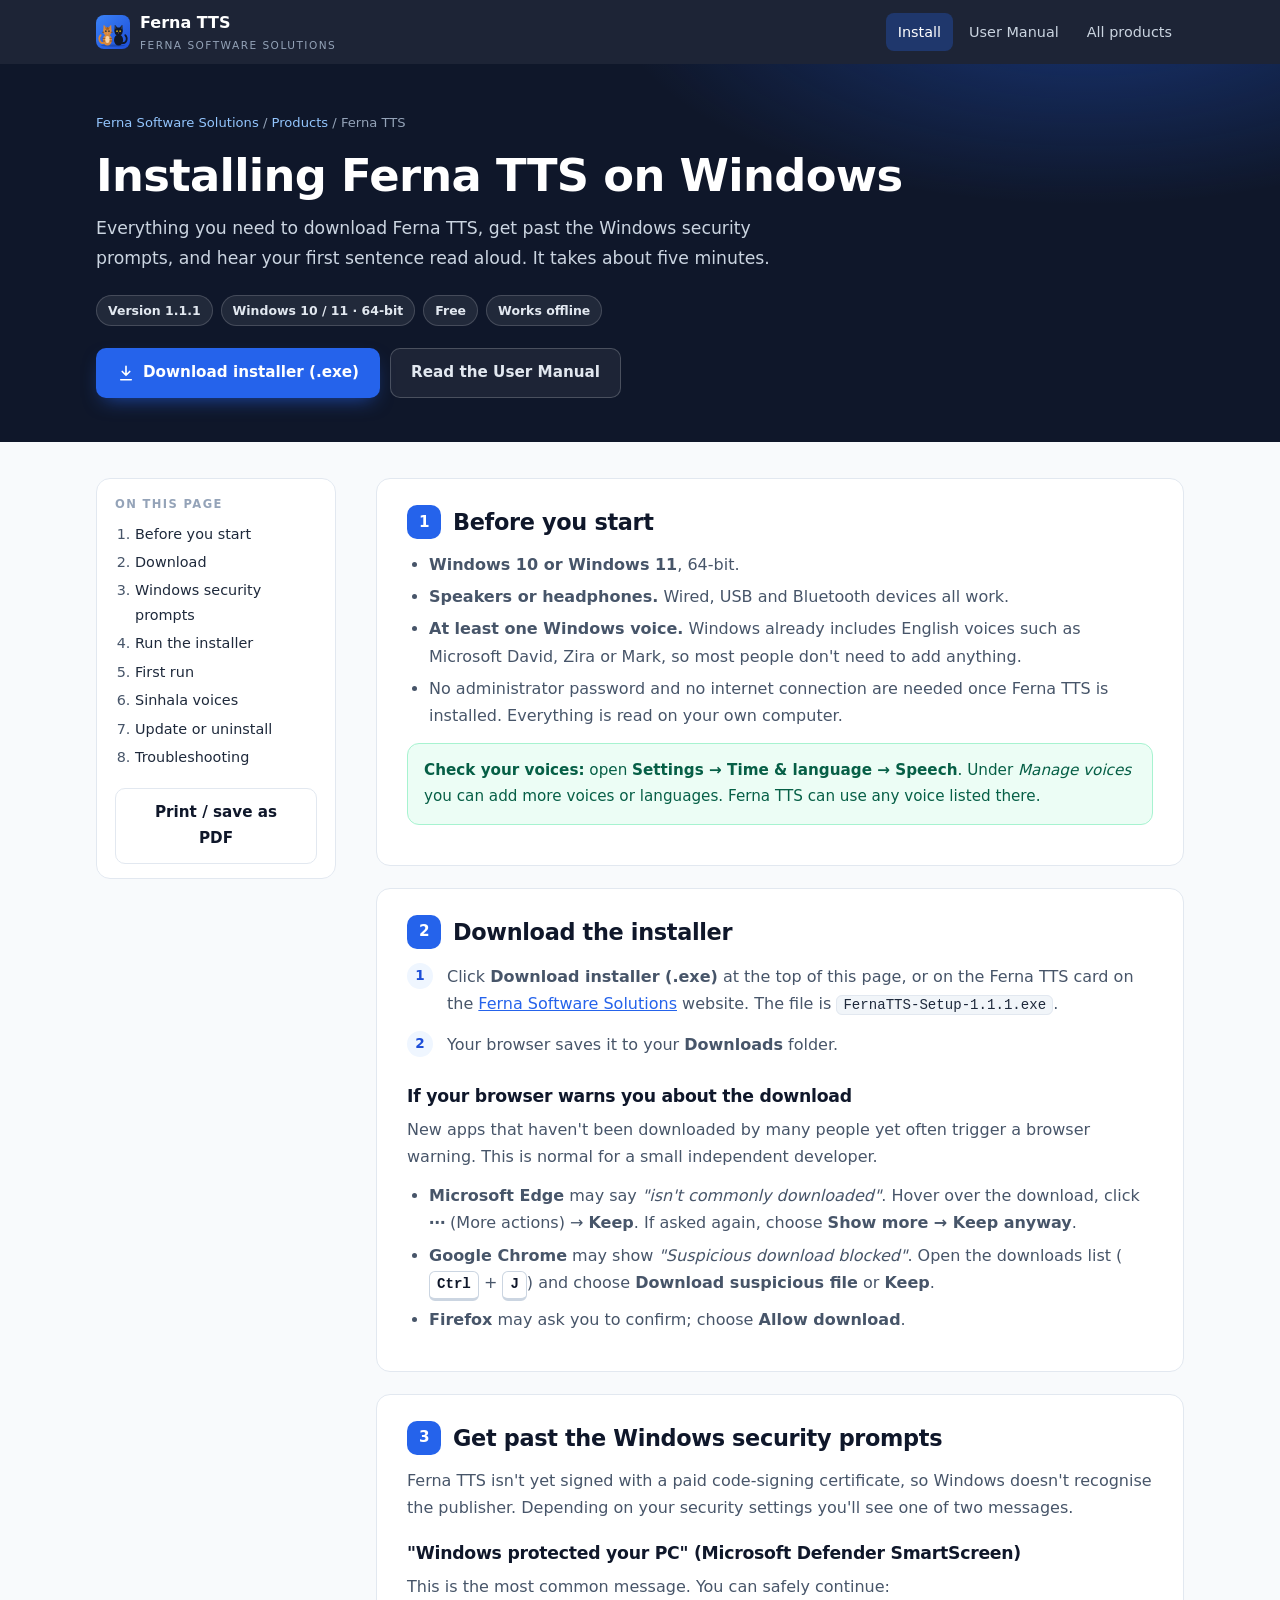
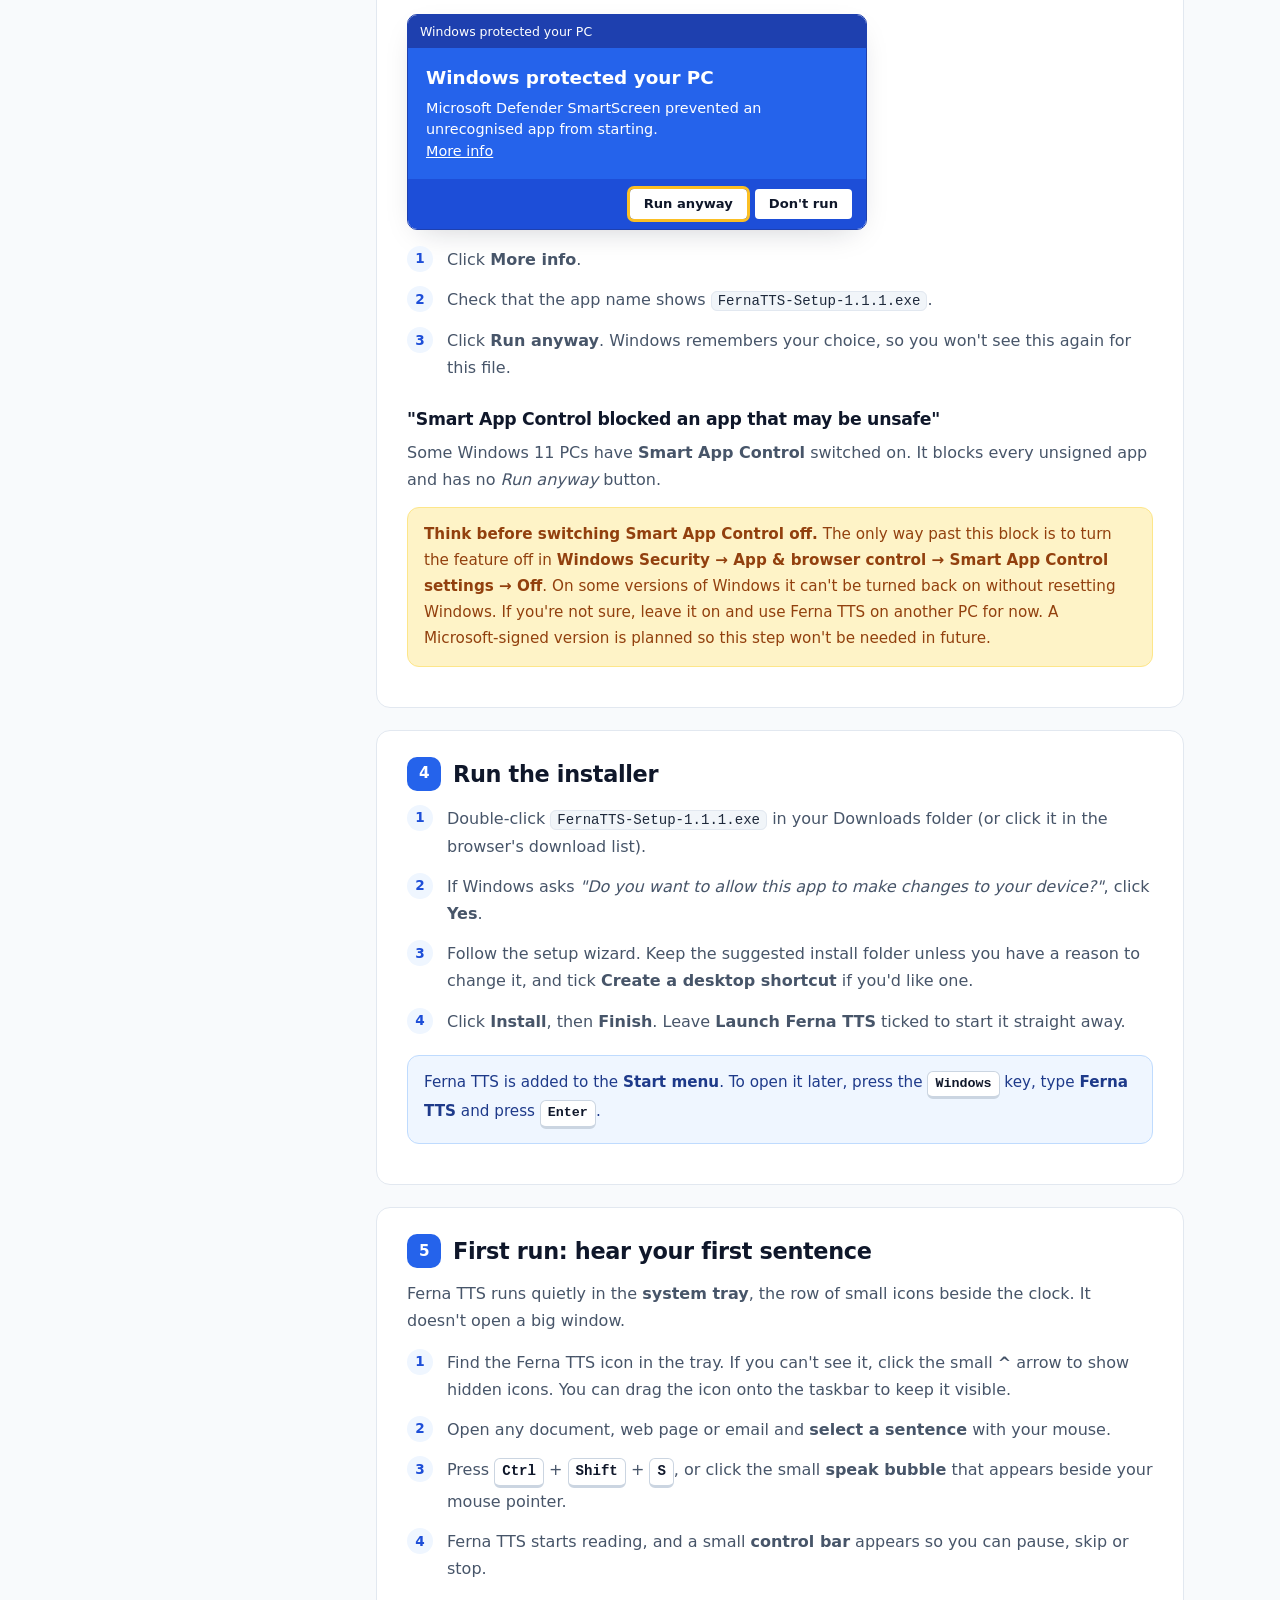
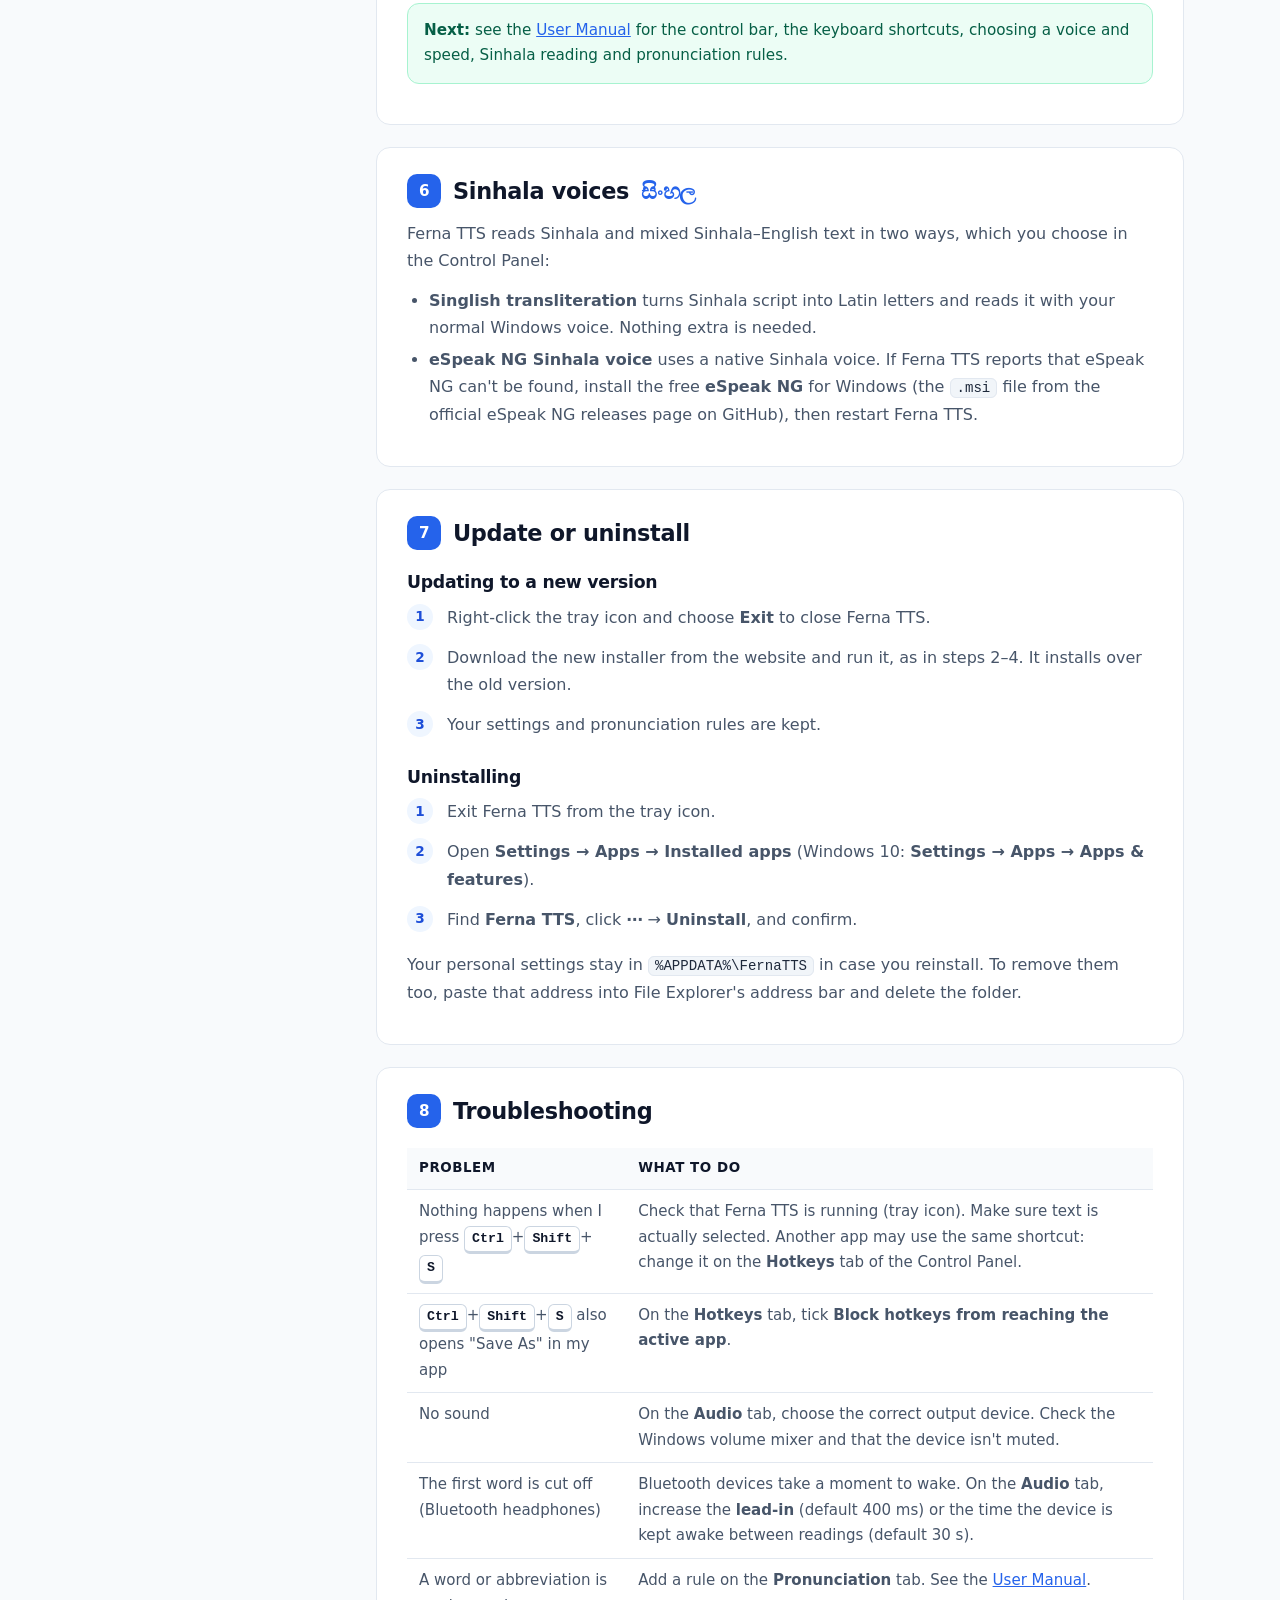
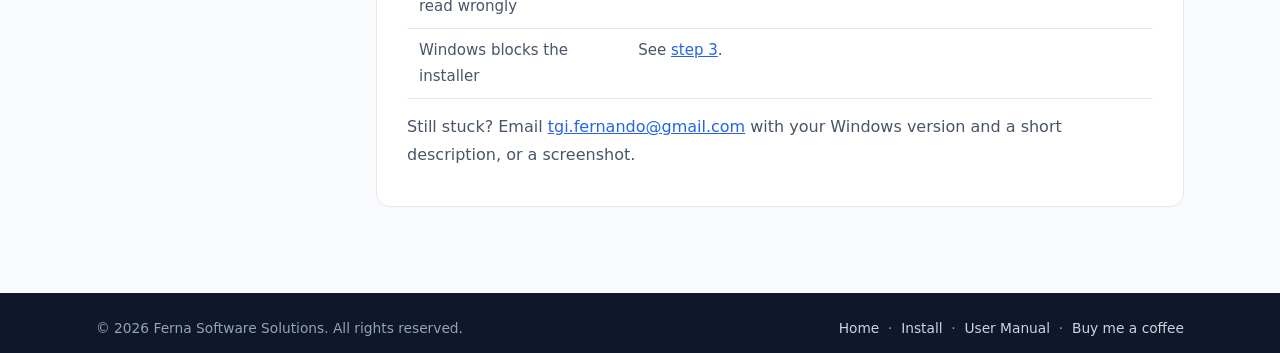
<file: ferna-tts/index.html>
<!DOCTYPE html>
<html lang="en"><head><meta charset="UTF-8"><meta name="viewport" content="width=device-width, initial-scale=1.0">
<title>Ferna TTS</title><meta http-equiv="refresh" content="0; url=install.html"><link rel="canonical" href="install.html"><link rel="icon" type="image/svg+xml" href="data:image/svg+xml,%3Csvg xmlns="http://www.w3.org/2000/svg" viewBox="0 0 64 64"%3E%3Cdefs%3E%3ClinearGradient id="lg" x1="0" y1="0" x2="1" y2="1"%3E%3Cstop offset="0" stop-color="%233b82f6"/%3E%3Cstop offset="1" stop-color="%231d4ed8"/%3E%3C/linearGradient%3E%3C/defs%3E %3Crect width="64" height="64" rx="15" fill="url(%23lg)"/%3E %3Cellipse cx="32" cy="57.5" rx="23" ry="2.2" fill="%230f172a" opacity=".25"/%3E %3Cg transform="translate(21.5 57)"%3E%3Cpath d="M7 -4C16 -4 17.5 -14 12.5 -19" fill="none" stroke="%23d9893b" stroke-width="3.2" stroke-linecap="round" transform="scale(-1,1)"/%3E %3Cellipse cx="0" cy="-10" rx="8.5" ry="10.5" fill="%23d9893b"/%3E %3Cpath d="M-7.2 -26.5L-6.6 -37.5L-1.2 -31.5Z M7.2 -26.5L6.6 -37.5L1.2 -31.5Z" fill="%23d9893b" stroke="%23d9893b" stroke-width="1" stroke-linejoin="round"/%3E %3Ccircle cx="0" cy="-26" r="7.6" fill="%23d9893b"/%3E%3Cellipse cx="0" cy="-11" rx="4.2" ry="6.5" fill="%23f6d3a6"/%3E %3Cpath d="M0 -33.4v3.2M-2.8 -32.8l.9 2.7M2.8 -32.8l-.9 2.7M-8.3 -13h3.6M-8.4 -8h3.6M8.3 -13h-3.6M8.4 -8h-3.6M-6.9 -24.5h-2.4M6.9 -24.5h2.4" stroke="%238a4b16" stroke-width="1.5" stroke-linecap="round"/%3E%3Cellipse cx="-2.9" cy="-26.6" rx="1.35" ry="1.8" fill="%231f2937"/%3E%3Cellipse cx="2.9" cy="-26.6" rx="1.35" ry="1.8" fill="%231f2937"/%3E %3Cpath d="M-1.1 -23.6H1.1L0 -22.3Z" fill="%23f9a8b8"/%3E%3C/g%3E %3Cg transform="translate(42.5 57)"%3E%3Cpath d="M7 -4C16 -4 17.5 -14 12.5 -19" fill="none" stroke="%23111827" stroke-width="3.2" stroke-linecap="round" transform=""/%3E %3Cellipse cx="0" cy="-10" rx="8.5" ry="10.5" fill="%23111827"/%3E %3Cpath d="M-7.2 -26.5L-6.6 -37.5L-1.2 -31.5Z M7.2 -26.5L6.6 -37.5L1.2 -31.5Z" fill="%23111827" stroke="%23111827" stroke-width="1" stroke-linejoin="round"/%3E %3Ccircle cx="0" cy="-26" r="7.6" fill="%23111827"/%3E%3Cpath d="M-6.5 -36L-5.2 -31.2" stroke="%234b5563" stroke-width="1.1" stroke-linecap="round"/%3E%3Cpath d="M6.5 -36L5.2 -31.2" stroke="%234b5563" stroke-width="1.1" stroke-linecap="round"/%3E%3Cellipse cx="-2.9" cy="-26.6" rx="1.35" ry="1.8" fill="%23facc15"/%3E%3Cellipse cx="2.9" cy="-26.6" rx="1.35" ry="1.8" fill="%23facc15"/%3E %3Cpath d="M-1.1 -23.6H1.1L0 -22.3Z" fill="%23f9a8b8"/%3E%3C/g%3E%3C/svg%3E" /></head>
<body style="font-family:system-ui,sans-serif;padding:24px">Opening the <a href="install.html">Ferna TTS Installation Guide</a>…</body></html>
</file>
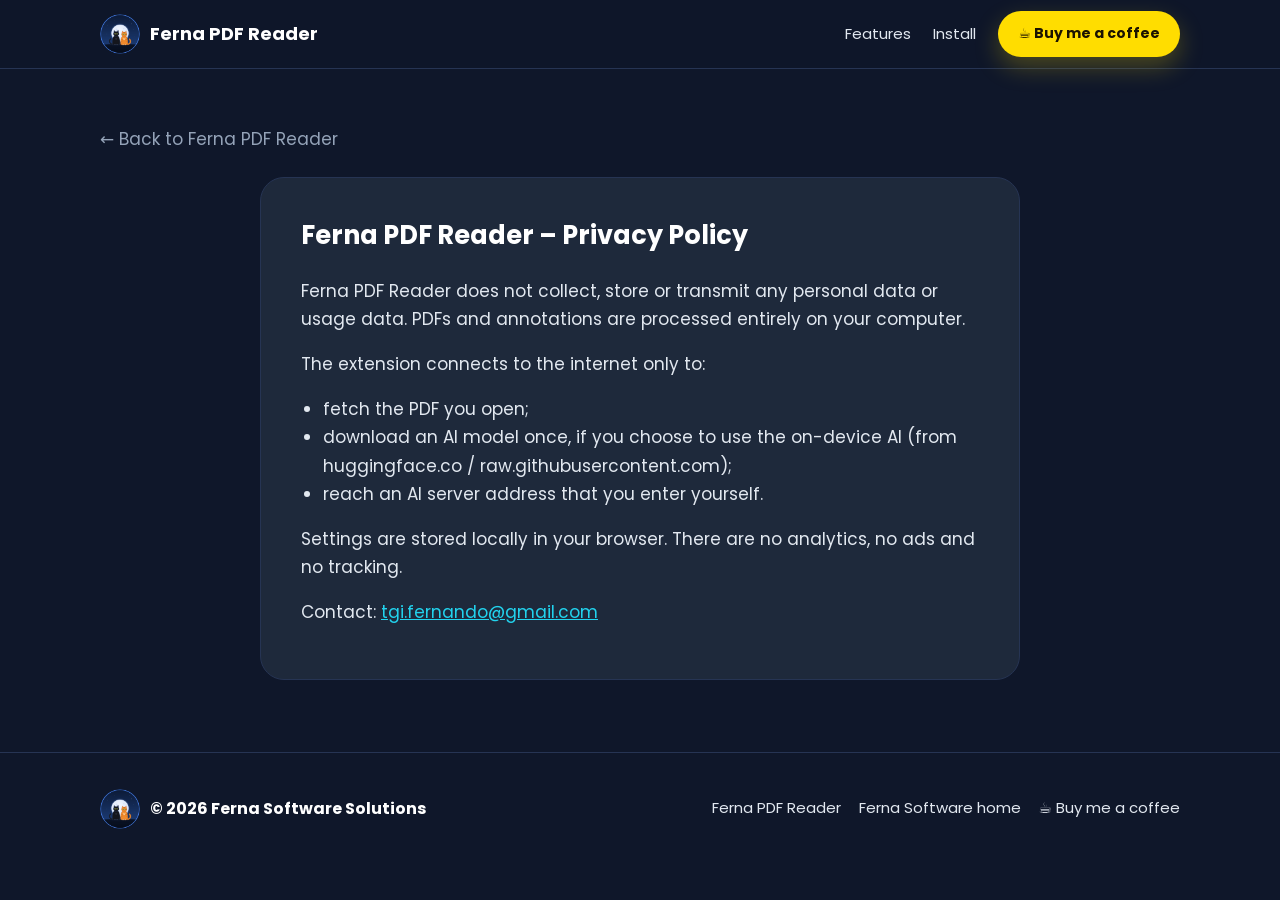
<file: ferna-pdf-reader/privacy.html>
<!doctype html>
<html lang="en">
<head>
<meta charset="utf-8">
<meta name="viewport" content="width=device-width, initial-scale=1">
<title>Privacy Policy – Ferna PDF Reader</title>
<meta name="description" content="Privacy policy of the Ferna PDF Reader browser extension: no personal data or usage data is collected.">
<link rel="icon" type="image/png" sizes="32x32" href="assets/favicon-32.png">
<link rel="apple-touch-icon" href="assets/favicon-180.png">
<link rel="preconnect" href="https://fonts.googleapis.com">
<link rel="preconnect" href="https://fonts.gstatic.com" crossorigin>
<link href="https://fonts.googleapis.com/css2?family=Poppins:wght@400;500;600;700&display=swap" rel="stylesheet">
<link rel="stylesheet" href="style.css">
</head>
<body>

<header class="top">
  <div class="wrap">
    <a class="brand" href="index.html"><img src="assets/ferna-cats-logo.png" alt="Ferna PDF Reader logo"><span>Ferna PDF Reader</span></a>
    <nav class="links">
      <a href="index.html#features">Features</a>
      <a href="index.html#install">Install</a>
      <a class="btn btn-coffee" href="https://buymeacoffee.com/fernasolutions" target="_blank" rel="noopener">☕ Buy me a coffee</a>
    </nav>
  </div>
</header>

<main class="page">
  <div class="wrap">
    <a class="back" href="index.html">← Back to Ferna PDF Reader</a>
    <div class="policy">
      <h2>Ferna PDF Reader – Privacy Policy</h2>
      <p>Ferna PDF Reader does not collect, store or transmit any personal data or usage data. PDFs and annotations are processed entirely on your computer.</p>
      <p>The extension connects to the internet only to:</p>
      <ul>
        <li>fetch the PDF you open;</li>
        <li>download an AI model once, if you choose to use the on-device AI (from huggingface.co / raw.githubusercontent.com);</li>
        <li>reach an AI server address that you enter yourself.</li>
      </ul>
      <p>Settings are stored locally in your browser. There are no analytics, no ads and no tracking.</p>
      <p>Contact: <a href="mailto:tgi.fernando@gmail.com">tgi.fernando@gmail.com</a></p>
    </div>
  </div>
</main>

<footer>
  <div class="wrap">
    <a class="brand" href="https://tgi25.github.io/ferna-software/"><img src="assets/ferna-cats-logo.png" alt="">© 2026 Ferna Software Solutions</a>
    <nav>
      <a href="index.html">Ferna PDF Reader</a>
      <a href="https://tgi25.github.io/ferna-software/">Ferna Software home</a>
      <a href="https://buymeacoffee.com/fernasolutions" target="_blank" rel="noopener">☕ Buy me a coffee</a>
    </nav>
  </div>
</footer>

</body>
</html>
</file>
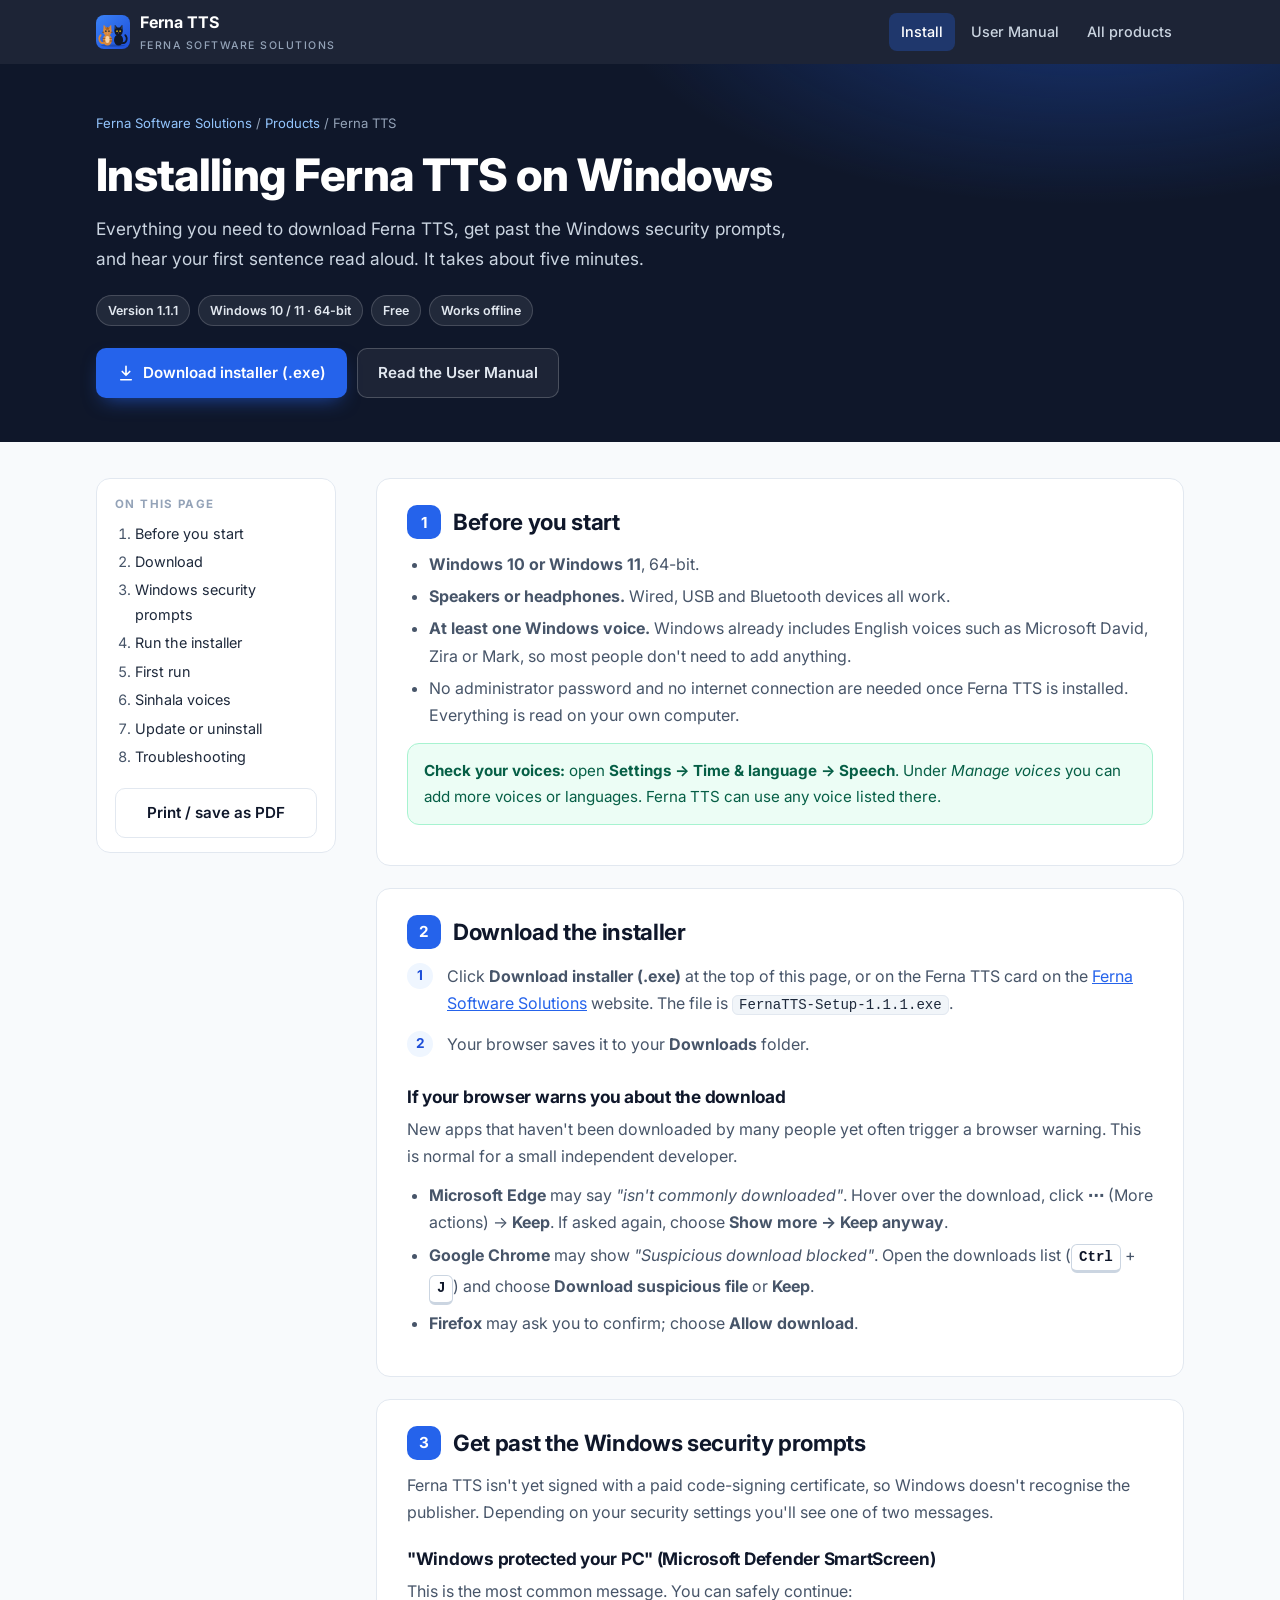
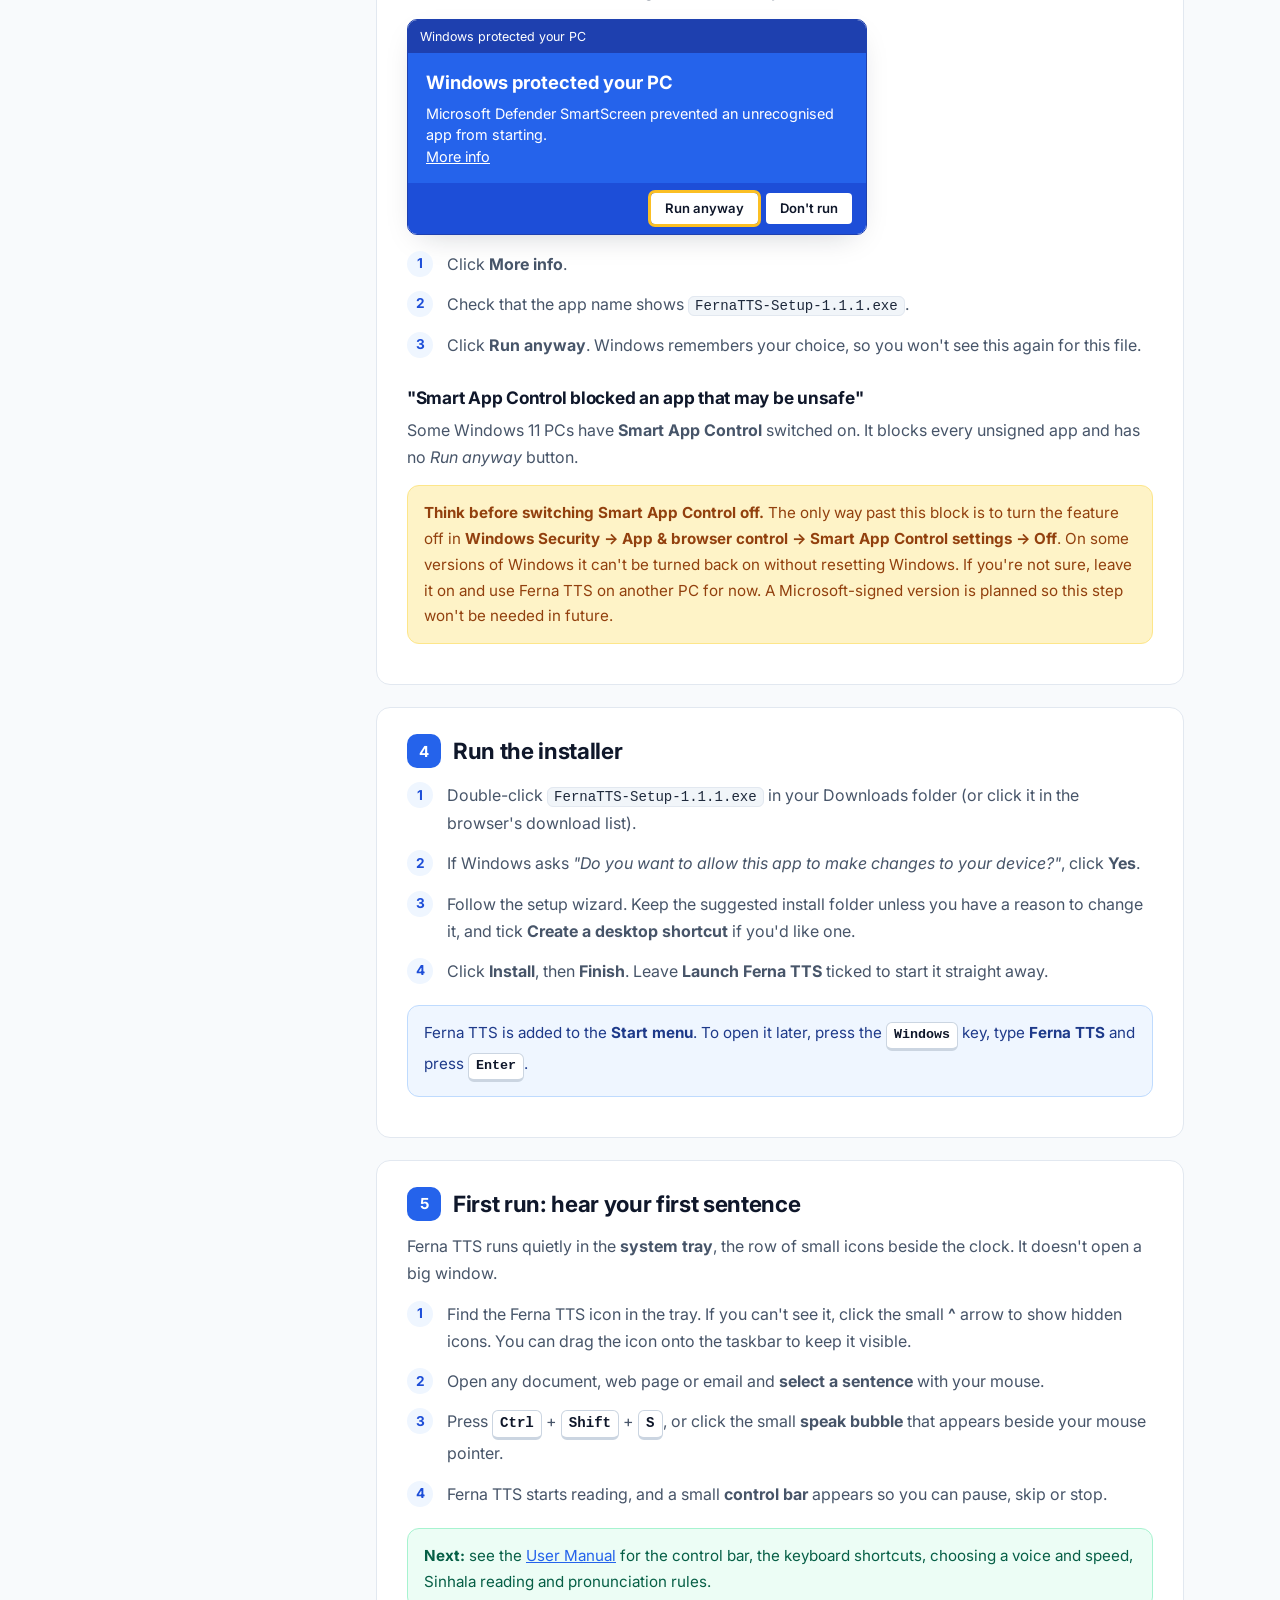
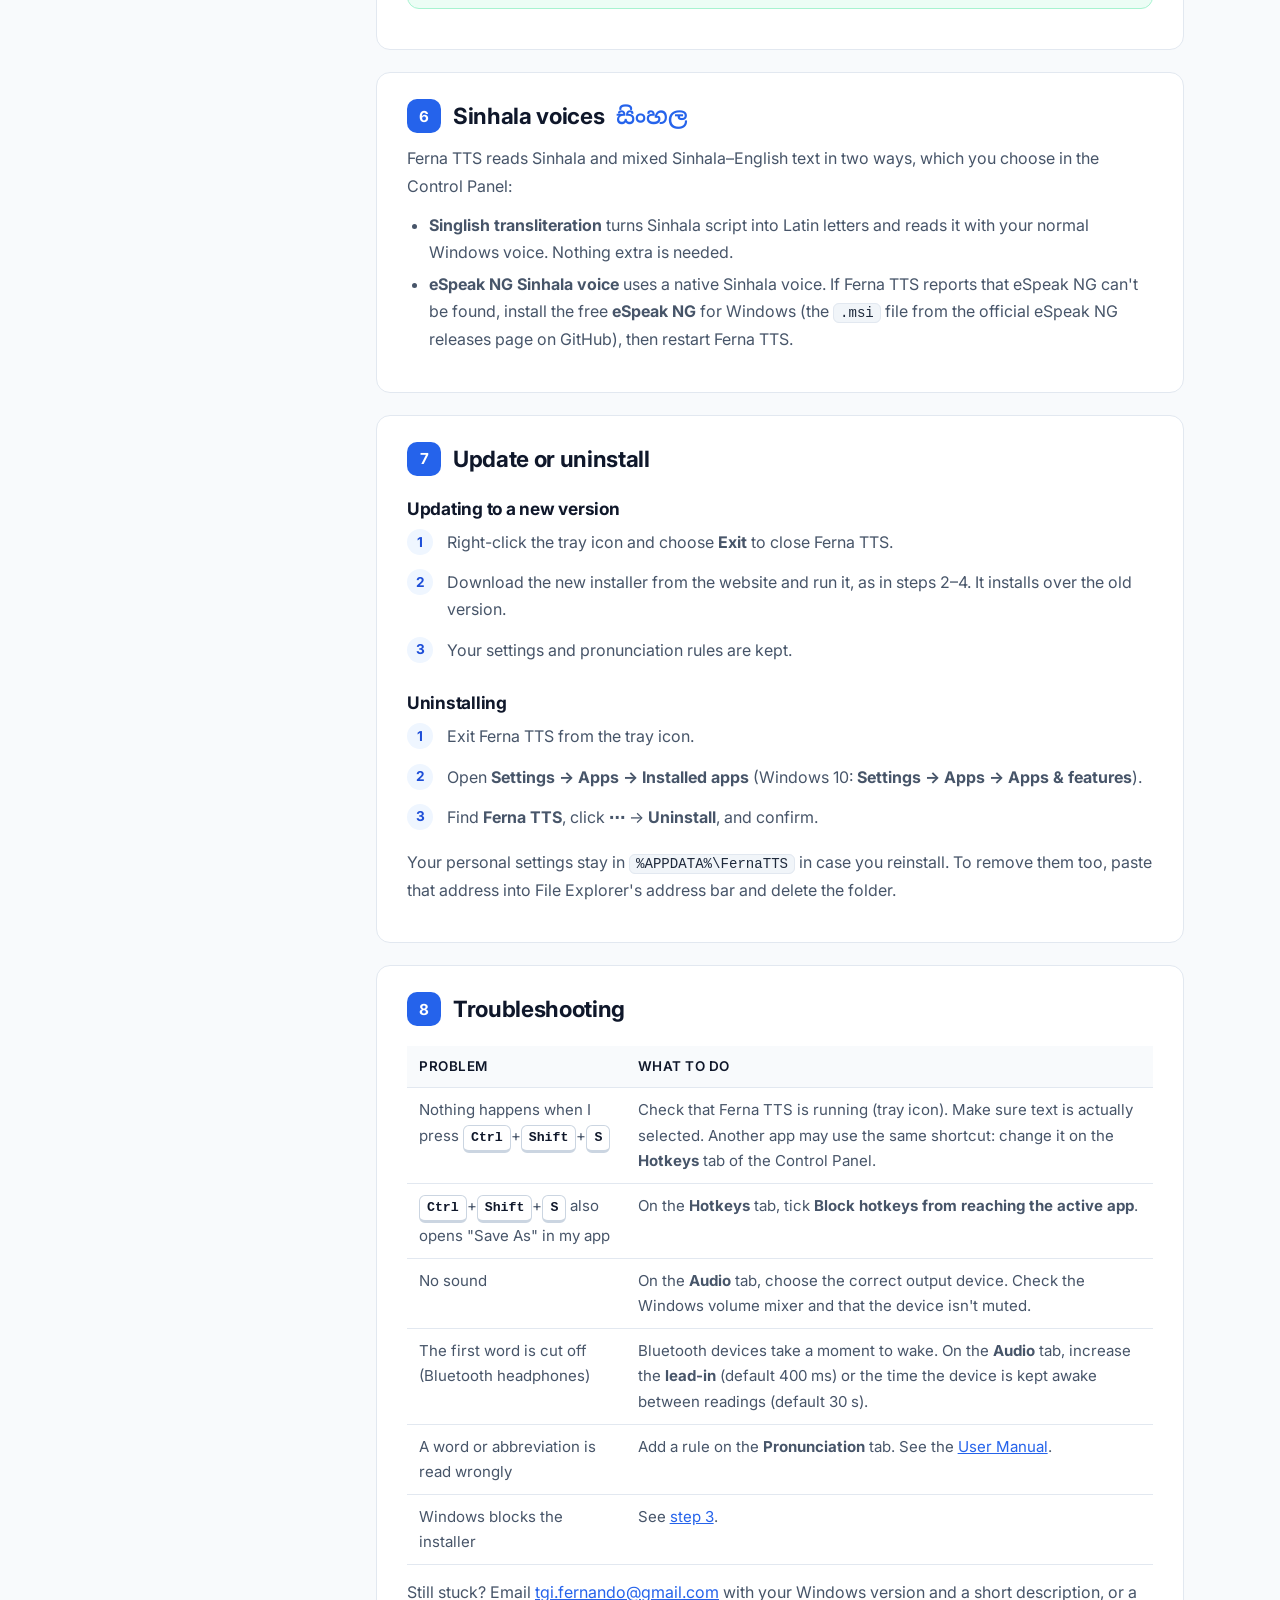
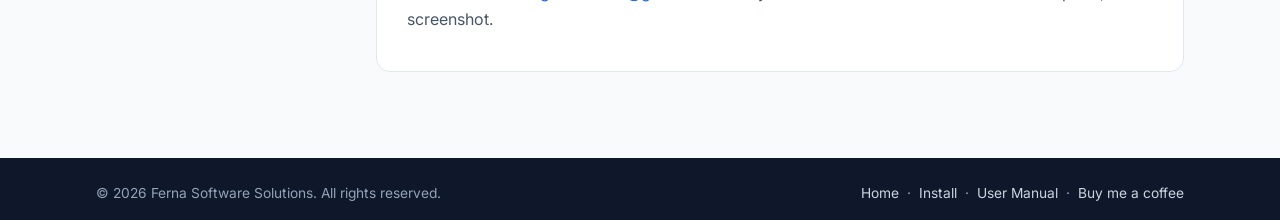
<file: ferna-tts/install.html>
<!DOCTYPE html>
<html lang="en">
<head>
<meta charset="UTF-8" />
<meta name="viewport" content="width=device-width, initial-scale=1.0" />
<title>Install Ferna TTS on Windows — Installation Guide</title>
<meta name="description" content="Step-by-step guide to download and install Ferna TTS, the offline English and Sinhala text-to-speech app for Windows 10 and 11." />
<meta name="theme-color" content="#0f172a" />
<link rel="icon" type="image/svg+xml" href="data:image/svg+xml,%3Csvg xmlns="http://www.w3.org/2000/svg" viewBox="0 0 64 64"%3E%3Cdefs%3E%3ClinearGradient id="lg" x1="0" y1="0" x2="1" y2="1"%3E%3Cstop offset="0" stop-color="%233b82f6"/%3E%3Cstop offset="1" stop-color="%231d4ed8"/%3E%3C/linearGradient%3E%3C/defs%3E %3Crect width="64" height="64" rx="15" fill="url(%23lg)"/%3E %3Cellipse cx="32" cy="57.5" rx="23" ry="2.2" fill="%230f172a" opacity=".25"/%3E %3Cg transform="translate(21.5 57)"%3E%3Cpath d="M7 -4C16 -4 17.5 -14 12.5 -19" fill="none" stroke="%23d9893b" stroke-width="3.2" stroke-linecap="round" transform="scale(-1,1)"/%3E %3Cellipse cx="0" cy="-10" rx="8.5" ry="10.5" fill="%23d9893b"/%3E %3Cpath d="M-7.2 -26.5L-6.6 -37.5L-1.2 -31.5Z M7.2 -26.5L6.6 -37.5L1.2 -31.5Z" fill="%23d9893b" stroke="%23d9893b" stroke-width="1" stroke-linejoin="round"/%3E %3Ccircle cx="0" cy="-26" r="7.6" fill="%23d9893b"/%3E%3Cellipse cx="0" cy="-11" rx="4.2" ry="6.5" fill="%23f6d3a6"/%3E %3Cpath d="M0 -33.4v3.2M-2.8 -32.8l.9 2.7M2.8 -32.8l-.9 2.7M-8.3 -13h3.6M-8.4 -8h3.6M8.3 -13h-3.6M8.4 -8h-3.6M-6.9 -24.5h-2.4M6.9 -24.5h2.4" stroke="%238a4b16" stroke-width="1.5" stroke-linecap="round"/%3E%3Cellipse cx="-2.9" cy="-26.6" rx="1.35" ry="1.8" fill="%231f2937"/%3E%3Cellipse cx="2.9" cy="-26.6" rx="1.35" ry="1.8" fill="%231f2937"/%3E %3Cpath d="M-1.1 -23.6H1.1L0 -22.3Z" fill="%23f9a8b8"/%3E%3C/g%3E %3Cg transform="translate(42.5 57)"%3E%3Cpath d="M7 -4C16 -4 17.5 -14 12.5 -19" fill="none" stroke="%23111827" stroke-width="3.2" stroke-linecap="round" transform=""/%3E %3Cellipse cx="0" cy="-10" rx="8.5" ry="10.5" fill="%23111827"/%3E %3Cpath d="M-7.2 -26.5L-6.6 -37.5L-1.2 -31.5Z M7.2 -26.5L6.6 -37.5L1.2 -31.5Z" fill="%23111827" stroke="%23111827" stroke-width="1" stroke-linejoin="round"/%3E %3Ccircle cx="0" cy="-26" r="7.6" fill="%23111827"/%3E%3Cpath d="M-6.5 -36L-5.2 -31.2" stroke="%234b5563" stroke-width="1.1" stroke-linecap="round"/%3E%3Cpath d="M6.5 -36L5.2 -31.2" stroke="%234b5563" stroke-width="1.1" stroke-linecap="round"/%3E%3Cellipse cx="-2.9" cy="-26.6" rx="1.35" ry="1.8" fill="%23facc15"/%3E%3Cellipse cx="2.9" cy="-26.6" rx="1.35" ry="1.8" fill="%23facc15"/%3E %3Cpath d="M-1.1 -23.6H1.1L0 -22.3Z" fill="%23f9a8b8"/%3E%3C/g%3E%3C/svg%3E" />
<link rel="preconnect" href="https://fonts.googleapis.com" />
<link rel="preconnect" href="https://fonts.gstatic.com" crossorigin />
<link href="https://fonts.googleapis.com/css2?family=Inter:wght@400;500;600;700;800&family=Noto+Sans+Sinhala:wght@400;600&display=swap" rel="stylesheet" />
<link rel="stylesheet" href="style.css" />
</head>
<body>
<svg width="0" height="0" style="position:absolute" aria-hidden="true"><symbol id="ferna-logo" viewBox="0 0 64 64"><defs><linearGradient id="lg-sym" x1="0" y1="0" x2="1" y2="1"><stop offset="0" stop-color="#3b82f6"/><stop offset="1" stop-color="#1d4ed8"/></linearGradient></defs>
<rect width="64" height="64" rx="15" fill="url(#lg-sym)"/>
<ellipse cx="32" cy="57.5" rx="23" ry="2.2" fill="#0f172a" opacity=".25"/>
<g transform="translate(21.5 57)"><path d="M7 -4C16 -4 17.5 -14 12.5 -19" fill="none" stroke="#d9893b" stroke-width="3.2" stroke-linecap="round" transform="scale(-1,1)"/>
<ellipse cx="0" cy="-10" rx="8.5" ry="10.5" fill="#d9893b"/>
<path d="M-7.2 -26.5L-6.6 -37.5L-1.2 -31.5Z M7.2 -26.5L6.6 -37.5L1.2 -31.5Z" fill="#d9893b" stroke="#d9893b" stroke-width="1" stroke-linejoin="round"/>
<circle cx="0" cy="-26" r="7.6" fill="#d9893b"/><ellipse cx="0" cy="-11" rx="4.2" ry="6.5" fill="#f6d3a6"/>
<path d="M0 -33.4v3.2M-2.8 -32.8l.9 2.7M2.8 -32.8l-.9 2.7M-8.3 -13h3.6M-8.4 -8h3.6M8.3 -13h-3.6M8.4 -8h-3.6M-6.9 -24.5h-2.4M6.9 -24.5h2.4" stroke="#8a4b16" stroke-width="1.5" stroke-linecap="round"/><ellipse cx="-2.9" cy="-26.6" rx="1.35" ry="1.8" fill="#1f2937"/><ellipse cx="2.9" cy="-26.6" rx="1.35" ry="1.8" fill="#1f2937"/>
<path d="M-1.1 -23.6H1.1L0 -22.3Z" fill="#f9a8b8"/></g>
<g transform="translate(42.5 57)"><path d="M7 -4C16 -4 17.5 -14 12.5 -19" fill="none" stroke="#111827" stroke-width="3.2" stroke-linecap="round" transform=""/>
<ellipse cx="0" cy="-10" rx="8.5" ry="10.5" fill="#111827"/>
<path d="M-7.2 -26.5L-6.6 -37.5L-1.2 -31.5Z M7.2 -26.5L6.6 -37.5L1.2 -31.5Z" fill="#111827" stroke="#111827" stroke-width="1" stroke-linejoin="round"/>
<circle cx="0" cy="-26" r="7.6" fill="#111827"/><path d="M-6.5 -36L-5.2 -31.2" stroke="#4b5563" stroke-width="1.1" stroke-linecap="round"/><path d="M6.5 -36L5.2 -31.2" stroke="#4b5563" stroke-width="1.1" stroke-linecap="round"/><ellipse cx="-2.9" cy="-26.6" rx="1.35" ry="1.8" fill="#facc15"/><ellipse cx="2.9" cy="-26.6" rx="1.35" ry="1.8" fill="#facc15"/>
<path d="M-1.1 -23.6H1.1L0 -22.3Z" fill="#f9a8b8"/></g></symbol></svg>
<div class="topbar"><div class="in">
  <a class="brand" href="../" aria-label="Ferna Software Solutions home"><svg viewBox="0 0 64 64" aria-hidden="true"><use href="#ferna-logo"/></svg><span>Ferna TTS<small>Ferna Software Solutions</small></span></a>
  <nav class="topnav" aria-label="Ferna TTS"><a href="install.html" aria-current="page">Install</a><a href="manual.html">User Manual</a><a href="../#products">All products</a></nav>
</div></div>

<header class="hero">
  <div class="in">
    <p class="crumb"><a href="../">Ferna Software Solutions</a> / <a href="../#products">Products</a> / Ferna TTS</p>
    <h1>Installing Ferna TTS on Windows</h1>
    <p class="lead">Everything you need to download Ferna TTS, get past the Windows security prompts, and hear your first sentence read aloud. It takes about five minutes.</p>
    <div class="meta-row"><span class="pill">Version 1.1.1</span><span class="pill">Windows 10 / 11 · 64-bit</span><span class="pill">Free</span><span class="pill">Works offline</span></div>
    <div class="actions no-print" style="margin-top:22px">
      <a class="btn btn-primary" href="https://github.com/tgi25/ferna-software/releases/download/ferna-tts-v1.1.1/FernaTTS-Setup-1.1.1.exe"><svg viewBox="0 0 24 24" fill="none" stroke="currentColor" stroke-width="2.2" stroke-linecap="round" stroke-linejoin="round" aria-hidden="true"><path d="M12 3v12M7 10l5 5 5-5M5 21h14"/></svg>Download installer (.exe)</a>
      <a class="btn btn-ghost" href="manual.html">Read the User Manual</a>
    </div>
  </div>
</header>

<div class="layout">
  <nav class="toc" aria-label="On this page">
    <h2>On this page</h2>
    <ol>
      <li><a href="#requirements">Before you start</a></li>
      <li><a href="#download">Download</a></li>
      <li><a href="#smartscreen">Windows security prompts</a></li>
      <li><a href="#setup">Run the installer</a></li>
      <li><a href="#first-run">First run</a></li>
      <li><a href="#sinhala">Sinhala voices</a></li>
      <li><a href="#update">Update or uninstall</a></li>
      <li><a href="#troubleshooting">Troubleshooting</a></li>
    </ol>
    <button class="btn btn-light print" type="button" onclick="window.print()">Print / save as PDF</button>
  </nav>

  <main class="doc">
    <section id="requirements">
      <h2><span class="n">1</span>Before you start</h2>
      <ul>
        <li><b>Windows 10 or Windows 11</b>, 64-bit.</li>
        <li><b>Speakers or headphones.</b> Wired, USB and Bluetooth devices all work.</li>
        <li><b>At least one Windows voice.</b> Windows already includes English voices such as Microsoft David, Zira or Mark, so most people don't need to add anything.</li>
        <li>No administrator password and no internet connection are needed once Ferna TTS is installed. Everything is read on your own computer.</li>
      </ul>
      <div class="tip"><b>Check your voices:</b> open <b>Settings → Time &amp; language → Speech</b>. Under <i>Manage voices</i> you can add more voices or languages. Ferna TTS can use any voice listed there.</div>
    </section>

    <section id="download">
      <h2><span class="n">2</span>Download the installer</h2>
      <ol class="steps">
        <li>Click <b>Download installer (.exe)</b> at the top of this page, or on the Ferna TTS card on the <a href="../#products">Ferna Software Solutions</a> website. The file is <code>FernaTTS-Setup-1.1.1.exe</code>.</li>
        <li>Your browser saves it to your <b>Downloads</b> folder.</li>
      </ol>
      <h3>If your browser warns you about the download</h3>
      <p>New apps that haven't been downloaded by many people yet often trigger a browser warning. This is normal for a small independent developer.</p>
      <ul>
        <li><b>Microsoft Edge</b> may say <i>"isn't commonly downloaded"</i>. Hover over the download, click <b>⋯</b> (More actions) → <b>Keep</b>. If asked again, choose <b>Show more → Keep anyway</b>.</li>
        <li><b>Google Chrome</b> may show <i>"Suspicious download blocked"</i>. Open the downloads list (<kbd>Ctrl</kbd> + <kbd>J</kbd>) and choose <b>Download suspicious file</b> or <b>Keep</b>.</li>
        <li><b>Firefox</b> may ask you to confirm; choose <b>Allow download</b>.</li>
      </ul>
    </section>

    <section id="smartscreen">
      <h2><span class="n">3</span>Get past the Windows security prompts</h2>
      <p>Ferna TTS isn't yet signed with a paid code-signing certificate, so Windows doesn't recognise the publisher. Depending on your security settings you'll see one of two messages.</p>

      <h3>"Windows protected your PC" (Microsoft Defender SmartScreen)</h3>
      <p>This is the most common message. You can safely continue:</p>
      <div class="win-dialog" aria-hidden="true">
        <div class="bar">Windows protected your PC</div>
        <div class="body"><b>Windows protected your PC</b>Microsoft Defender SmartScreen prevented an unrecognised app from starting.<br><u>More info</u></div>
        <div class="foot"><span class="hl">Run anyway</span><span>Don't run</span></div>
      </div>
      <ol class="steps">
        <li>Click <b>More info</b>.</li>
        <li>Check that the app name shows <code>FernaTTS-Setup-1.1.1.exe</code>.</li>
        <li>Click <b>Run anyway</b>. Windows remembers your choice, so you won't see this again for this file.</li>
      </ol>

      <h3>"Smart App Control blocked an app that may be unsafe"</h3>
      <p>Some Windows 11 PCs have <b>Smart App Control</b> switched on. It blocks every unsigned app and has no <i>Run anyway</i> button.</p>
      <div class="warn">
        <b>Think before switching Smart App Control off.</b> The only way past this block is to turn the feature off in
        <b>Windows Security → App &amp; browser control → Smart App Control settings → Off</b>. On some versions of Windows it can't be
        turned back on without resetting Windows. If you're not sure, leave it on and use Ferna TTS on another PC for now.
        A Microsoft-signed version is planned so this step won't be needed in future.
      </div>
    </section>

    <section id="setup">
      <h2><span class="n">4</span>Run the installer</h2>
      <ol class="steps">
        <li>Double-click <code>FernaTTS-Setup-1.1.1.exe</code> in your Downloads folder (or click it in the browser's download list).</li>
        <li>If Windows asks <i>"Do you want to allow this app to make changes to your device?"</i>, click <b>Yes</b>.</li>
        <li>Follow the setup wizard. Keep the suggested install folder unless you have a reason to change it, and tick <b>Create a desktop shortcut</b> if you'd like one.</li>
        <li>Click <b>Install</b>, then <b>Finish</b>. Leave <b>Launch Ferna TTS</b> ticked to start it straight away.</li>
      </ol>
      <div class="note">Ferna TTS is added to the <b>Start menu</b>. To open it later, press the <kbd>Windows</kbd> key, type <b>Ferna TTS</b> and press <kbd>Enter</kbd>.</div>
    </section>

    <section id="first-run">
      <h2><span class="n">5</span>First run: hear your first sentence</h2>
      <p>Ferna TTS runs quietly in the <b>system tray</b>, the row of small icons beside the clock. It doesn't open a big window.</p>
      <ol class="steps">
        <li>Find the Ferna TTS icon in the tray. If you can't see it, click the small <b>^</b> arrow to show hidden icons. You can drag the icon onto the taskbar to keep it visible.</li>
        <li>Open any document, web page or email and <b>select a sentence</b> with your mouse.</li>
        <li>Press <kbd>Ctrl</kbd> + <kbd>Shift</kbd> + <kbd>S</kbd>, or click the small <b>speak bubble</b> that appears beside your mouse pointer.</li>
        <li>Ferna TTS starts reading, and a small <b>control bar</b> appears so you can pause, skip or stop.</li>
      </ol>
      <div class="tip"><b>Next:</b> see the <a href="manual.html">User Manual</a> for the control bar, the keyboard shortcuts, choosing a voice and speed, Sinhala reading and pronunciation rules.</div>
    </section>

    <section id="sinhala">
      <h2><span class="n">6</span>Sinhala voices <span class="si" lang="si" style="font-weight:600;color:var(--accent)">සිංහල</span></h2>
      <p>Ferna TTS reads Sinhala and mixed Sinhala–English text in two ways, which you choose in the Control Panel:</p>
      <ul>
        <li><b>Singlish transliteration</b> turns Sinhala script into Latin letters and reads it with your normal Windows voice. Nothing extra is needed.</li>
        <li><b>eSpeak NG Sinhala voice</b> uses a native Sinhala voice. If Ferna TTS reports that eSpeak NG can't be found, install the free <b>eSpeak NG</b> for Windows (the <code>.msi</code> file from the official eSpeak NG releases page on GitHub), then restart Ferna TTS.</li>
      </ul>
    </section>

    <section id="update">
      <h2><span class="n">7</span>Update or uninstall</h2>
      <h3>Updating to a new version</h3>
      <ol class="steps">
        <li>Right-click the tray icon and choose <b>Exit</b> to close Ferna TTS.</li>
        <li>Download the new installer from the website and run it, as in steps 2–4. It installs over the old version.</li>
        <li>Your settings and pronunciation rules are kept.</li>
      </ol>
      <h3>Uninstalling</h3>
      <ol class="steps">
        <li>Exit Ferna TTS from the tray icon.</li>
        <li>Open <b>Settings → Apps → Installed apps</b> (Windows 10: <b>Settings → Apps → Apps &amp; features</b>).</li>
        <li>Find <b>Ferna TTS</b>, click <b>⋯</b> → <b>Uninstall</b>, and confirm.</li>
      </ol>
      <p>Your personal settings stay in <code>%APPDATA%\FernaTTS</code> in case you reinstall. To remove them too, paste that address into File Explorer's address bar and delete the folder.</p>
    </section>

    <section id="troubleshooting">
      <h2><span class="n">8</span>Troubleshooting</h2>
      <div class="tbl"><table>
        <thead><tr><th>Problem</th><th>What to do</th></tr></thead>
        <tbody>
          <tr><td>Nothing happens when I press <kbd>Ctrl</kbd>+<kbd>Shift</kbd>+<kbd>S</kbd></td><td>Check that Ferna TTS is running (tray icon). Make sure text is actually selected. Another app may use the same shortcut: change it on the <b>Hotkeys</b> tab of the Control Panel.</td></tr>
          <tr><td><kbd>Ctrl</kbd>+<kbd>Shift</kbd>+<kbd>S</kbd> also opens "Save As" in my app</td><td>On the <b>Hotkeys</b> tab, tick <b>Block hotkeys from reaching the active app</b>.</td></tr>
          <tr><td>No sound</td><td>On the <b>Audio</b> tab, choose the correct output device. Check the Windows volume mixer and that the device isn't muted.</td></tr>
          <tr><td>The first word is cut off (Bluetooth headphones)</td><td>Bluetooth devices take a moment to wake. On the <b>Audio</b> tab, increase the <b>lead-in</b> (default 400 ms) or the time the device is kept awake between readings (default 30 s).</td></tr>
          <tr><td>A word or abbreviation is read wrongly</td><td>Add a rule on the <b>Pronunciation</b> tab. See the <a href="manual.html#pronunciation">User Manual</a>.</td></tr>
          <tr><td>Windows blocks the installer</td><td>See <a href="#smartscreen">step 3</a>.</td></tr>
        </tbody>
      </table></div>
      <p>Still stuck? Email <a href="mailto:tgi.fernando@gmail.com?subject=Ferna%20TTS%20help">tgi.fernando@gmail.com</a> with your Windows version and a short description, or a screenshot.</p>
    </section>
  </main>
</div>

<footer class="footer"><div class="in">
  <span>&copy; 2026 Ferna Software Solutions. All rights reserved.</span>
  <span class="links"><a href="../">Home</a> &nbsp;·&nbsp; <a href="install.html">Install</a> &nbsp;·&nbsp; <a href="manual.html">User Manual</a> &nbsp;·&nbsp; <a href="https://buymeacoffee.com/fernasolutions" target="_blank" rel="noopener">Buy me a coffee</a></span>
</div></footer>
</body>
</html>
</file>
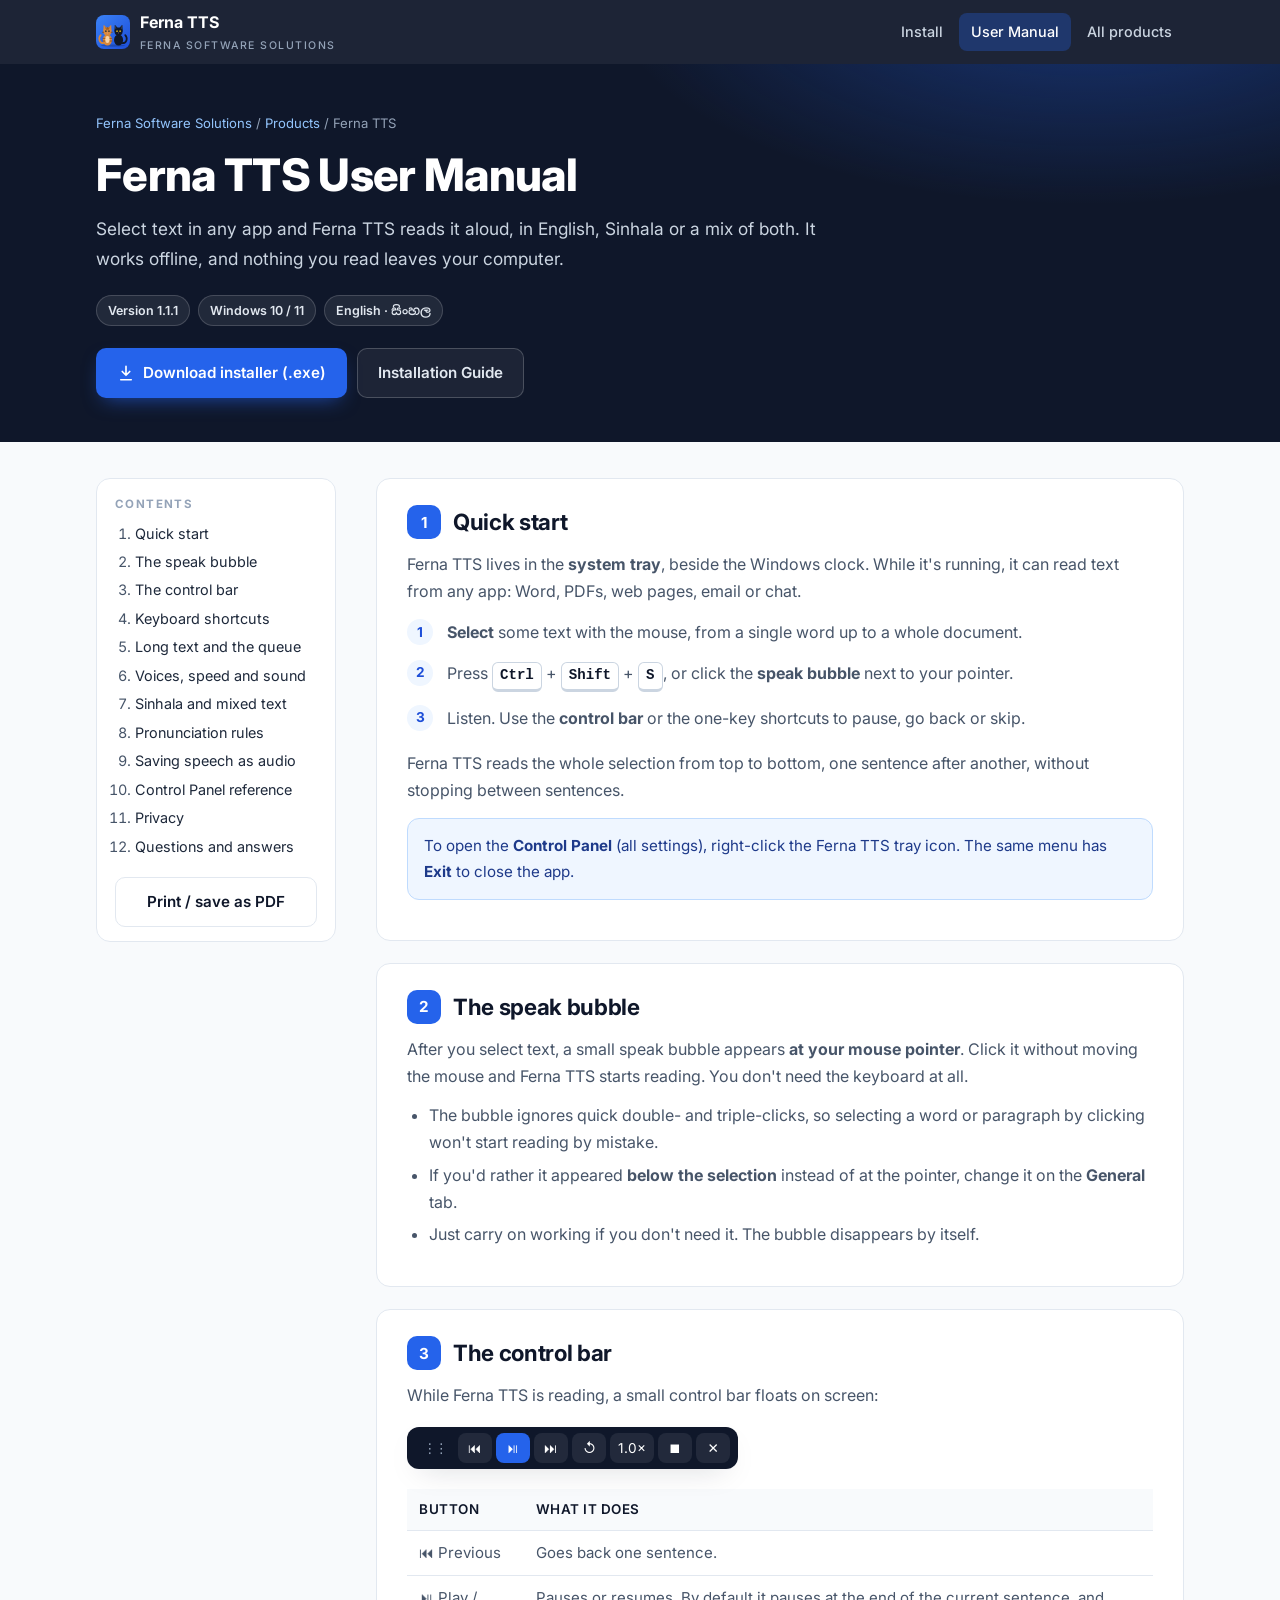
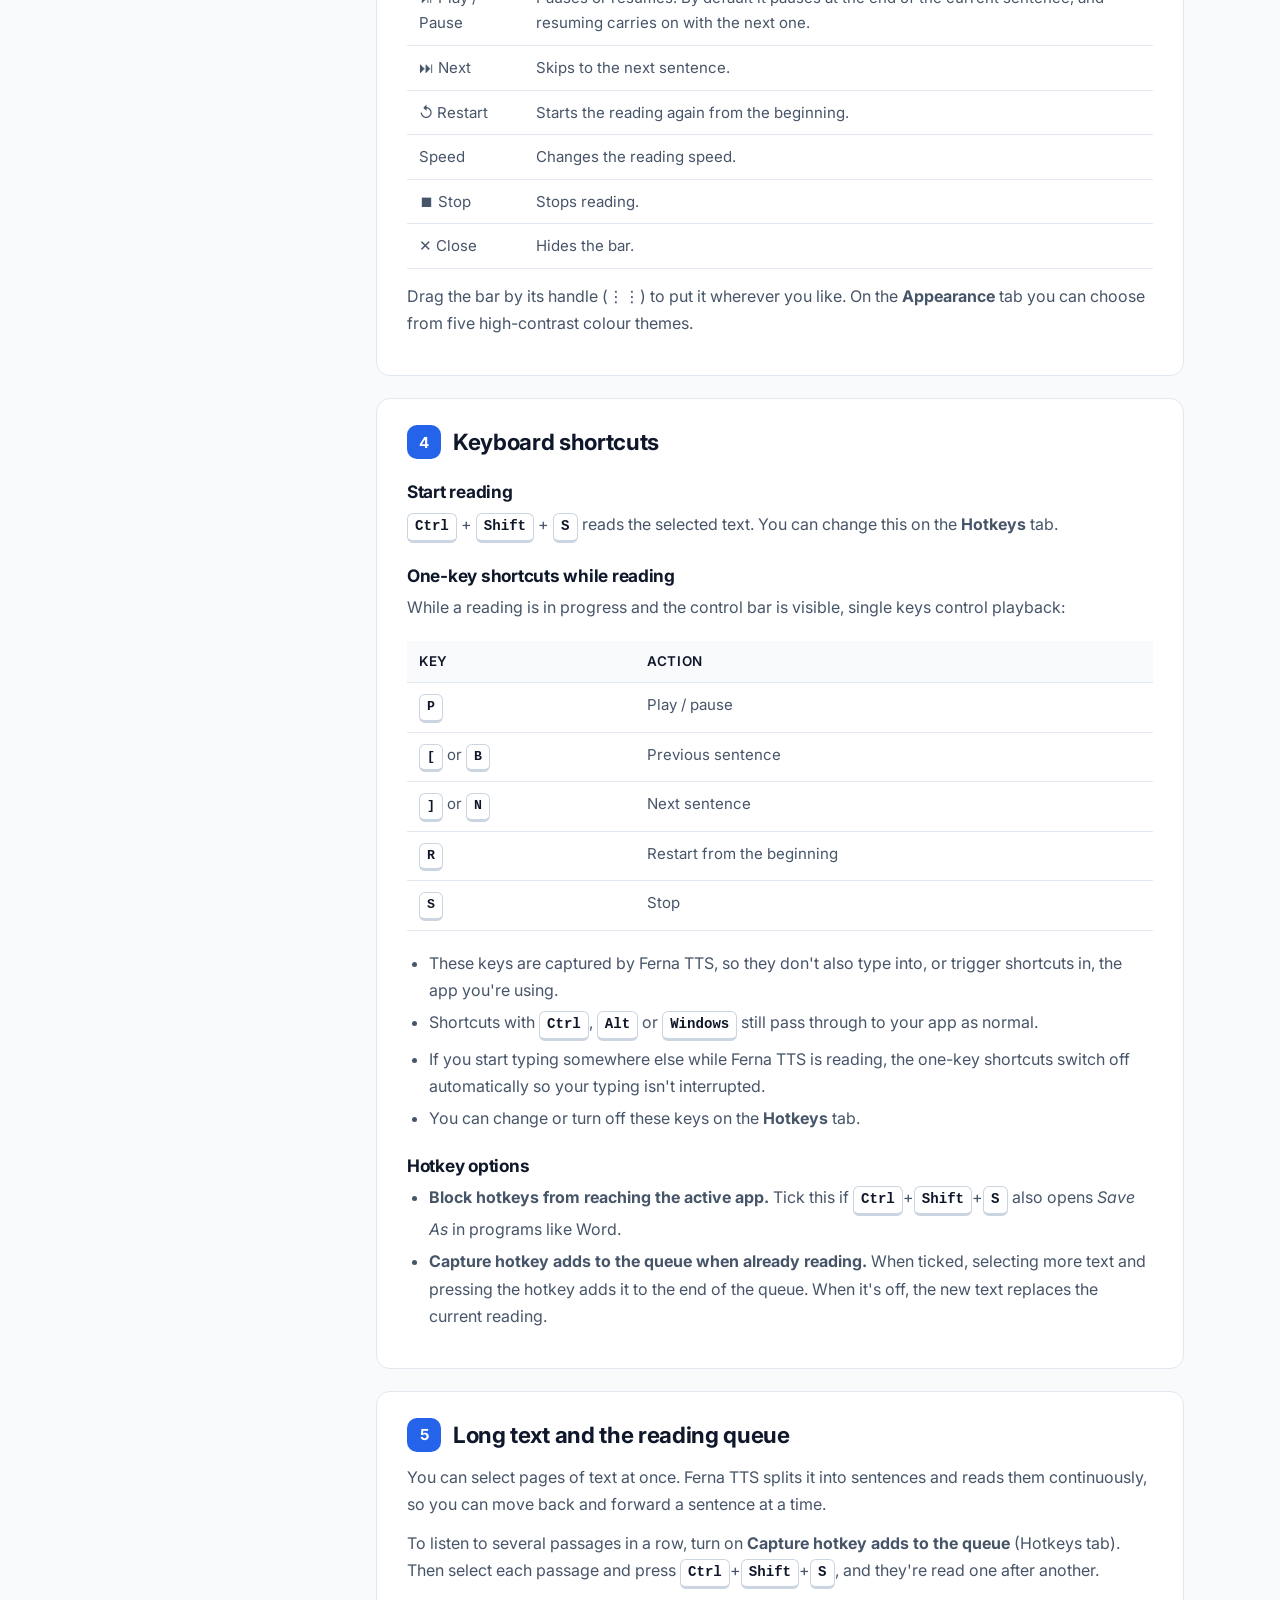
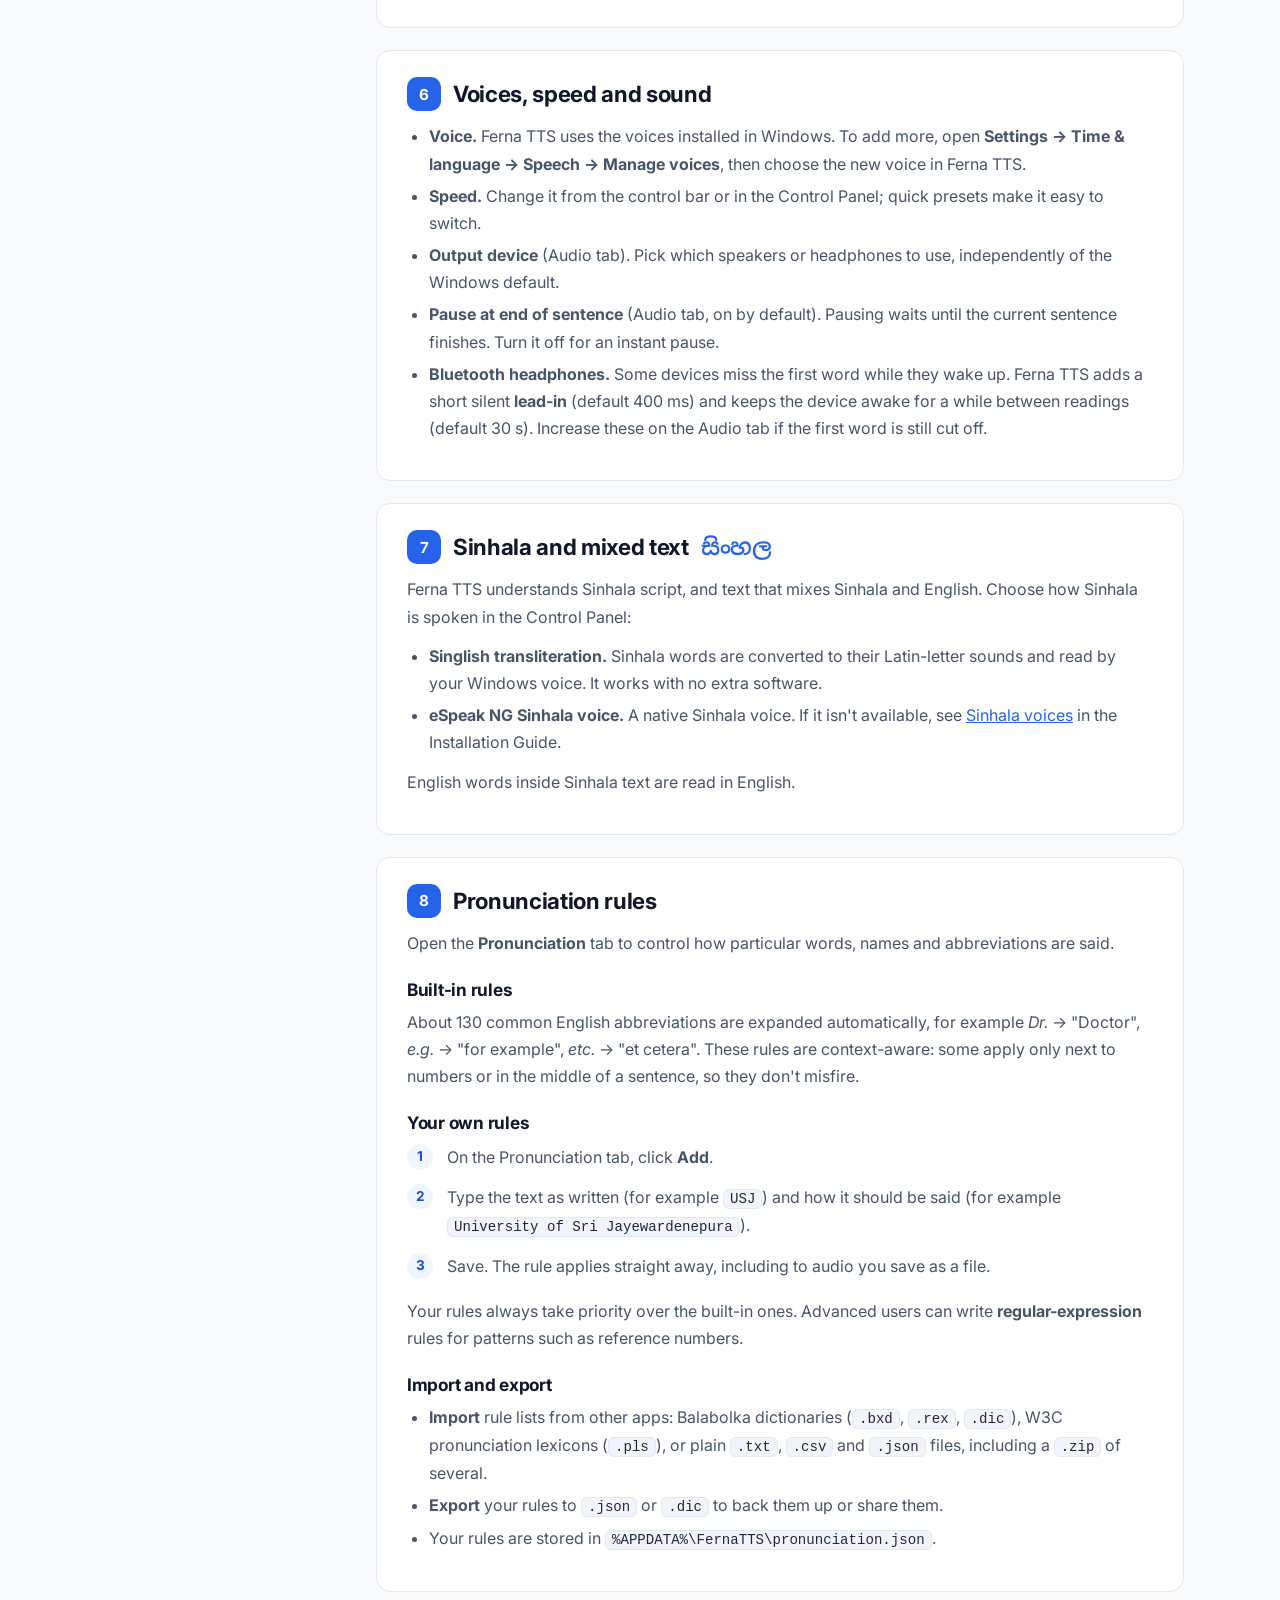
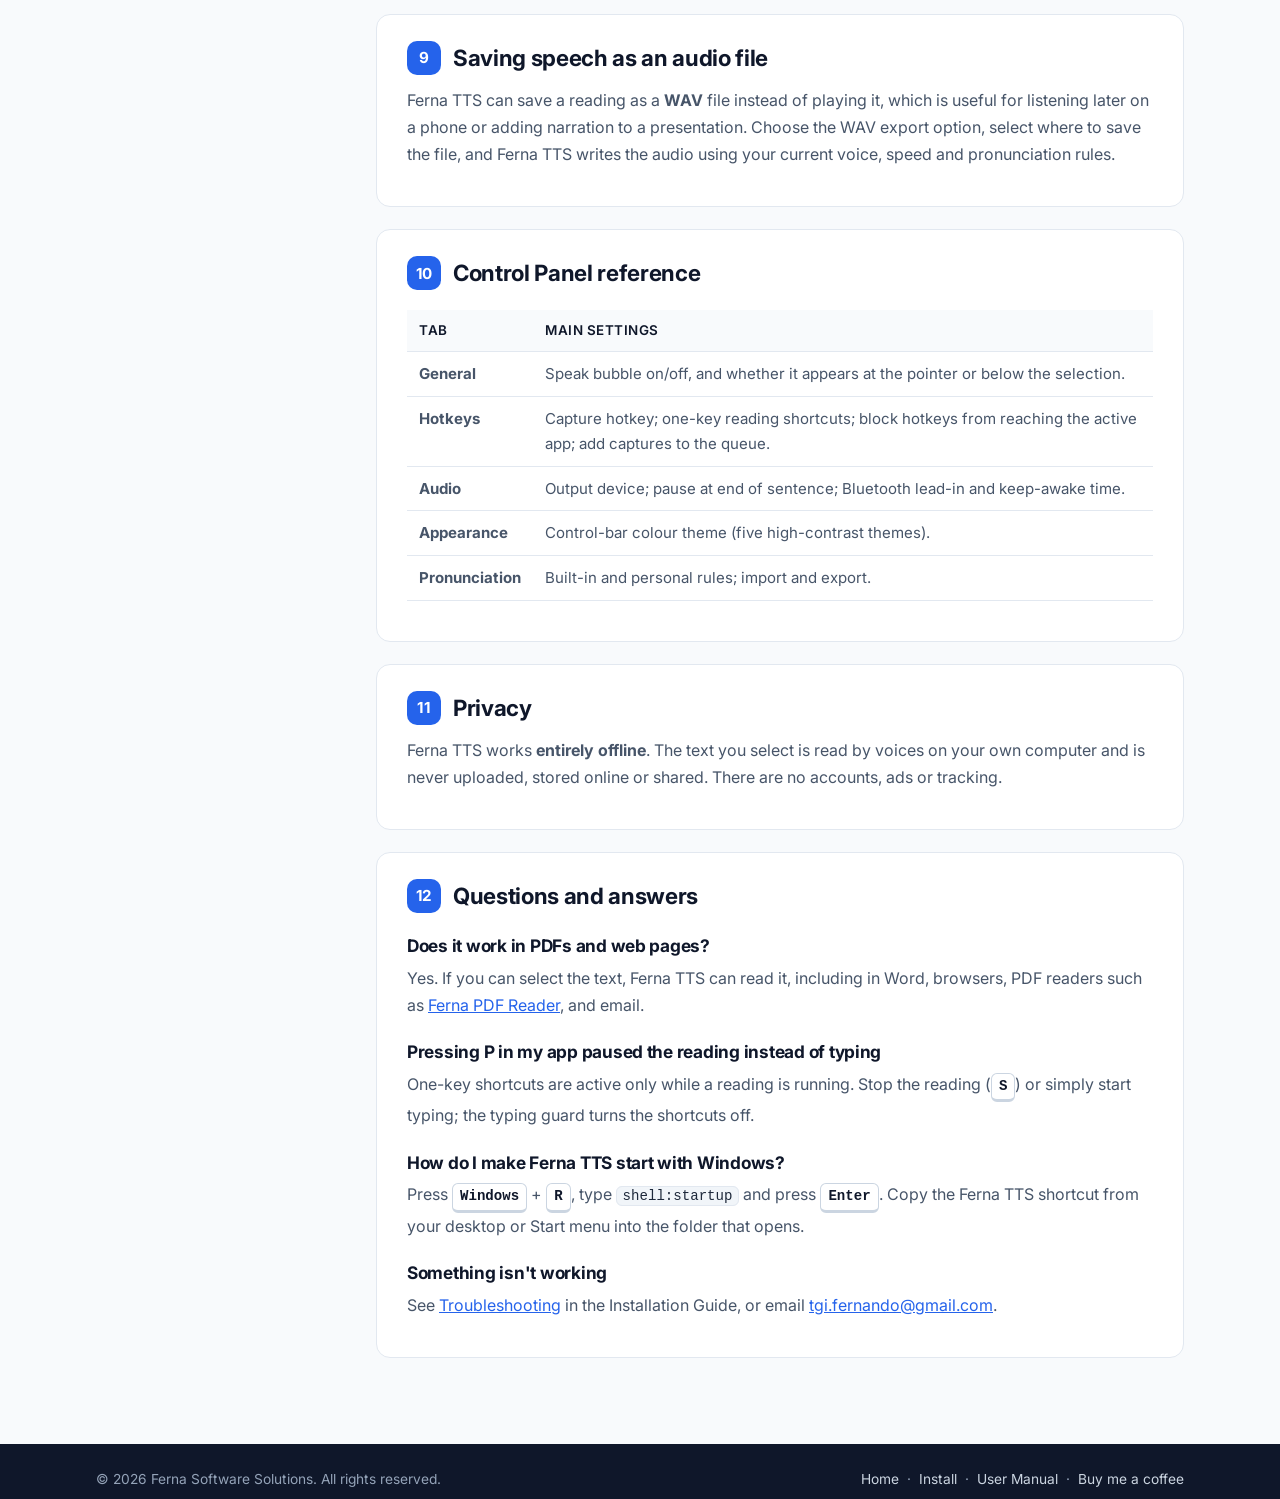
<file: ferna-tts/manual.html>
<!DOCTYPE html>
<html lang="en">
<head>
<meta charset="UTF-8" />
<meta name="viewport" content="width=device-width, initial-scale=1.0" />
<title>Ferna TTS — User Manual</title>
<meta name="description" content="How to use Ferna TTS: read selected text aloud in any Windows app, in English and Sinhala, with the control bar, keyboard shortcuts and pronunciation rules." />
<meta name="theme-color" content="#0f172a" />
<link rel="icon" type="image/svg+xml" href="data:image/svg+xml,%3Csvg xmlns="http://www.w3.org/2000/svg" viewBox="0 0 64 64"%3E%3Cdefs%3E%3ClinearGradient id="lg" x1="0" y1="0" x2="1" y2="1"%3E%3Cstop offset="0" stop-color="%233b82f6"/%3E%3Cstop offset="1" stop-color="%231d4ed8"/%3E%3C/linearGradient%3E%3C/defs%3E %3Crect width="64" height="64" rx="15" fill="url(%23lg)"/%3E %3Cellipse cx="32" cy="57.5" rx="23" ry="2.2" fill="%230f172a" opacity=".25"/%3E %3Cg transform="translate(21.5 57)"%3E%3Cpath d="M7 -4C16 -4 17.5 -14 12.5 -19" fill="none" stroke="%23d9893b" stroke-width="3.2" stroke-linecap="round" transform="scale(-1,1)"/%3E %3Cellipse cx="0" cy="-10" rx="8.5" ry="10.5" fill="%23d9893b"/%3E %3Cpath d="M-7.2 -26.5L-6.6 -37.5L-1.2 -31.5Z M7.2 -26.5L6.6 -37.5L1.2 -31.5Z" fill="%23d9893b" stroke="%23d9893b" stroke-width="1" stroke-linejoin="round"/%3E %3Ccircle cx="0" cy="-26" r="7.6" fill="%23d9893b"/%3E%3Cellipse cx="0" cy="-11" rx="4.2" ry="6.5" fill="%23f6d3a6"/%3E %3Cpath d="M0 -33.4v3.2M-2.8 -32.8l.9 2.7M2.8 -32.8l-.9 2.7M-8.3 -13h3.6M-8.4 -8h3.6M8.3 -13h-3.6M8.4 -8h-3.6M-6.9 -24.5h-2.4M6.9 -24.5h2.4" stroke="%238a4b16" stroke-width="1.5" stroke-linecap="round"/%3E%3Cellipse cx="-2.9" cy="-26.6" rx="1.35" ry="1.8" fill="%231f2937"/%3E%3Cellipse cx="2.9" cy="-26.6" rx="1.35" ry="1.8" fill="%231f2937"/%3E %3Cpath d="M-1.1 -23.6H1.1L0 -22.3Z" fill="%23f9a8b8"/%3E%3C/g%3E %3Cg transform="translate(42.5 57)"%3E%3Cpath d="M7 -4C16 -4 17.5 -14 12.5 -19" fill="none" stroke="%23111827" stroke-width="3.2" stroke-linecap="round" transform=""/%3E %3Cellipse cx="0" cy="-10" rx="8.5" ry="10.5" fill="%23111827"/%3E %3Cpath d="M-7.2 -26.5L-6.6 -37.5L-1.2 -31.5Z M7.2 -26.5L6.6 -37.5L1.2 -31.5Z" fill="%23111827" stroke="%23111827" stroke-width="1" stroke-linejoin="round"/%3E %3Ccircle cx="0" cy="-26" r="7.6" fill="%23111827"/%3E%3Cpath d="M-6.5 -36L-5.2 -31.2" stroke="%234b5563" stroke-width="1.1" stroke-linecap="round"/%3E%3Cpath d="M6.5 -36L5.2 -31.2" stroke="%234b5563" stroke-width="1.1" stroke-linecap="round"/%3E%3Cellipse cx="-2.9" cy="-26.6" rx="1.35" ry="1.8" fill="%23facc15"/%3E%3Cellipse cx="2.9" cy="-26.6" rx="1.35" ry="1.8" fill="%23facc15"/%3E %3Cpath d="M-1.1 -23.6H1.1L0 -22.3Z" fill="%23f9a8b8"/%3E%3C/g%3E%3C/svg%3E" />
<link rel="preconnect" href="https://fonts.googleapis.com" />
<link rel="preconnect" href="https://fonts.gstatic.com" crossorigin />
<link href="https://fonts.googleapis.com/css2?family=Inter:wght@400;500;600;700;800&family=Noto+Sans+Sinhala:wght@400;600&display=swap" rel="stylesheet" />
<link rel="stylesheet" href="style.css" />
</head>
<body>
<svg width="0" height="0" style="position:absolute" aria-hidden="true"><symbol id="ferna-logo" viewBox="0 0 64 64"><defs><linearGradient id="lg-sym" x1="0" y1="0" x2="1" y2="1"><stop offset="0" stop-color="#3b82f6"/><stop offset="1" stop-color="#1d4ed8"/></linearGradient></defs>
<rect width="64" height="64" rx="15" fill="url(#lg-sym)"/>
<ellipse cx="32" cy="57.5" rx="23" ry="2.2" fill="#0f172a" opacity=".25"/>
<g transform="translate(21.5 57)"><path d="M7 -4C16 -4 17.5 -14 12.5 -19" fill="none" stroke="#d9893b" stroke-width="3.2" stroke-linecap="round" transform="scale(-1,1)"/>
<ellipse cx="0" cy="-10" rx="8.5" ry="10.5" fill="#d9893b"/>
<path d="M-7.2 -26.5L-6.6 -37.5L-1.2 -31.5Z M7.2 -26.5L6.6 -37.5L1.2 -31.5Z" fill="#d9893b" stroke="#d9893b" stroke-width="1" stroke-linejoin="round"/>
<circle cx="0" cy="-26" r="7.6" fill="#d9893b"/><ellipse cx="0" cy="-11" rx="4.2" ry="6.5" fill="#f6d3a6"/>
<path d="M0 -33.4v3.2M-2.8 -32.8l.9 2.7M2.8 -32.8l-.9 2.7M-8.3 -13h3.6M-8.4 -8h3.6M8.3 -13h-3.6M8.4 -8h-3.6M-6.9 -24.5h-2.4M6.9 -24.5h2.4" stroke="#8a4b16" stroke-width="1.5" stroke-linecap="round"/><ellipse cx="-2.9" cy="-26.6" rx="1.35" ry="1.8" fill="#1f2937"/><ellipse cx="2.9" cy="-26.6" rx="1.35" ry="1.8" fill="#1f2937"/>
<path d="M-1.1 -23.6H1.1L0 -22.3Z" fill="#f9a8b8"/></g>
<g transform="translate(42.5 57)"><path d="M7 -4C16 -4 17.5 -14 12.5 -19" fill="none" stroke="#111827" stroke-width="3.2" stroke-linecap="round" transform=""/>
<ellipse cx="0" cy="-10" rx="8.5" ry="10.5" fill="#111827"/>
<path d="M-7.2 -26.5L-6.6 -37.5L-1.2 -31.5Z M7.2 -26.5L6.6 -37.5L1.2 -31.5Z" fill="#111827" stroke="#111827" stroke-width="1" stroke-linejoin="round"/>
<circle cx="0" cy="-26" r="7.6" fill="#111827"/><path d="M-6.5 -36L-5.2 -31.2" stroke="#4b5563" stroke-width="1.1" stroke-linecap="round"/><path d="M6.5 -36L5.2 -31.2" stroke="#4b5563" stroke-width="1.1" stroke-linecap="round"/><ellipse cx="-2.9" cy="-26.6" rx="1.35" ry="1.8" fill="#facc15"/><ellipse cx="2.9" cy="-26.6" rx="1.35" ry="1.8" fill="#facc15"/>
<path d="M-1.1 -23.6H1.1L0 -22.3Z" fill="#f9a8b8"/></g></symbol></svg>
<div class="topbar"><div class="in">
  <a class="brand" href="../" aria-label="Ferna Software Solutions home"><svg viewBox="0 0 64 64" aria-hidden="true"><use href="#ferna-logo"/></svg><span>Ferna TTS<small>Ferna Software Solutions</small></span></a>
  <nav class="topnav" aria-label="Ferna TTS"><a href="install.html">Install</a><a href="manual.html" aria-current="page">User Manual</a><a href="../#products">All products</a></nav>
</div></div>

<header class="hero">
  <div class="in">
    <p class="crumb"><a href="../">Ferna Software Solutions</a> / <a href="../#products">Products</a> / Ferna TTS</p>
    <h1>Ferna TTS User Manual</h1>
    <p class="lead">Select text in any app and Ferna TTS reads it aloud, in English, Sinhala or a mix of both. It works offline, and nothing you read leaves your computer.</p>
    <div class="meta-row"><span class="pill">Version 1.1.1</span><span class="pill">Windows 10 / 11</span><span class="pill">English · <span lang="si">සිංහල</span></span></div>
    <div class="actions no-print" style="margin-top:22px">
      <a class="btn btn-primary" href="https://github.com/tgi25/ferna-software/releases/download/ferna-tts-v1.1.1/FernaTTS-Setup-1.1.1.exe"><svg viewBox="0 0 24 24" fill="none" stroke="currentColor" stroke-width="2.2" stroke-linecap="round" stroke-linejoin="round" aria-hidden="true"><path d="M12 3v12M7 10l5 5 5-5M5 21h14"/></svg>Download installer (.exe)</a>
      <a class="btn btn-ghost" href="install.html">Installation Guide</a>
    </div>
  </div>
</header>

<div class="layout">
  <nav class="toc" aria-label="On this page">
    <h2>Contents</h2>
    <ol>
      <li><a href="#quick-start">Quick start</a></li>
      <li><a href="#bubble">The speak bubble</a></li>
      <li><a href="#control-bar">The control bar</a></li>
      <li><a href="#shortcuts">Keyboard shortcuts</a></li>
      <li><a href="#queue">Long text and the queue</a></li>
      <li><a href="#voices">Voices, speed and sound</a></li>
      <li><a href="#sinhala">Sinhala and mixed text</a></li>
      <li><a href="#pronunciation">Pronunciation rules</a></li>
      <li><a href="#wav">Saving speech as audio</a></li>
      <li><a href="#settings">Control Panel reference</a></li>
      <li><a href="#privacy">Privacy</a></li>
      <li><a href="#faq">Questions and answers</a></li>
    </ol>
    <button class="btn btn-light print" type="button" onclick="window.print()">Print / save as PDF</button>
  </nav>

  <main class="doc">
    <section id="quick-start">
      <h2><span class="n">1</span>Quick start</h2>
      <p>Ferna TTS lives in the <b>system tray</b>, beside the Windows clock. While it's running, it can read text from any app: Word, PDFs, web pages, email or chat.</p>
      <ol class="steps">
        <li><b>Select</b> some text with the mouse, from a single word up to a whole document.</li>
        <li>Press <kbd>Ctrl</kbd> + <kbd>Shift</kbd> + <kbd>S</kbd>, or click the <b>speak bubble</b> next to your pointer.</li>
        <li>Listen. Use the <b>control bar</b> or the one-key shortcuts to pause, go back or skip.</li>
      </ol>
      <p>Ferna TTS reads the whole selection from top to bottom, one sentence after another, without stopping between sentences.</p>
      <div class="note">To open the <b>Control Panel</b> (all settings), right-click the Ferna TTS tray icon. The same menu has <b>Exit</b> to close the app.</div>
    </section>

    <section id="bubble">
      <h2><span class="n">2</span>The speak bubble</h2>
      <p>After you select text, a small speak bubble appears <b>at your mouse pointer</b>. Click it without moving the mouse and Ferna TTS starts reading. You don't need the keyboard at all.</p>
      <ul>
        <li>The bubble ignores quick double- and triple-clicks, so selecting a word or paragraph by clicking won't start reading by mistake.</li>
        <li>If you'd rather it appeared <b>below the selection</b> instead of at the pointer, change it on the <b>General</b> tab.</li>
        <li>Just carry on working if you don't need it. The bubble disappears by itself.</li>
      </ul>
    </section>

    <section id="control-bar">
      <h2><span class="n">3</span>The control bar</h2>
      <p>While Ferna TTS is reading, a small control bar floats on screen:</p>
      <div class="ctrlbar" aria-hidden="true"><span class="grip">⋮⋮</span><span title="Previous">⏮</span><span class="on" title="Play/Pause">⏯</span><span title="Next">⏭</span><span title="Restart">↺</span><span title="Speed">1.0×</span><span title="Stop">⏹</span><span title="Close">✕</span></div>
      <div class="tbl"><table>
        <thead><tr><th>Button</th><th>What it does</th></tr></thead>
        <tbody>
          <tr><td>⏮ Previous</td><td>Goes back one sentence.</td></tr>
          <tr><td>⏯ Play / Pause</td><td>Pauses or resumes. By default it pauses at the end of the current sentence, and resuming carries on with the next one.</td></tr>
          <tr><td>⏭ Next</td><td>Skips to the next sentence.</td></tr>
          <tr><td>↺ Restart</td><td>Starts the reading again from the beginning.</td></tr>
          <tr><td>Speed</td><td>Changes the reading speed.</td></tr>
          <tr><td>⏹ Stop</td><td>Stops reading.</td></tr>
          <tr><td>✕ Close</td><td>Hides the bar.</td></tr>
        </tbody>
      </table></div>
      <p>Drag the bar by its handle (⋮⋮) to put it wherever you like. On the <b>Appearance</b> tab you can choose from five high-contrast colour themes.</p>
    </section>

    <section id="shortcuts">
      <h2><span class="n">4</span>Keyboard shortcuts</h2>
      <h3>Start reading</h3>
      <p><kbd>Ctrl</kbd> + <kbd>Shift</kbd> + <kbd>S</kbd> reads the selected text. You can change this on the <b>Hotkeys</b> tab.</p>
      <h3>One-key shortcuts while reading</h3>
      <p>While a reading is in progress and the control bar is visible, single keys control playback:</p>
      <div class="tbl"><table>
        <thead><tr><th>Key</th><th>Action</th></tr></thead>
        <tbody>
          <tr><td><kbd>P</kbd></td><td>Play / pause</td></tr>
          <tr><td><kbd>[</kbd> or <kbd>B</kbd></td><td>Previous sentence</td></tr>
          <tr><td><kbd>]</kbd> or <kbd>N</kbd></td><td>Next sentence</td></tr>
          <tr><td><kbd>R</kbd></td><td>Restart from the beginning</td></tr>
          <tr><td><kbd>S</kbd></td><td>Stop</td></tr>
        </tbody>
      </table></div>
      <ul>
        <li>These keys are captured by Ferna TTS, so they don't also type into, or trigger shortcuts in, the app you're using.</li>
        <li>Shortcuts with <kbd>Ctrl</kbd>, <kbd>Alt</kbd> or <kbd>Windows</kbd> still pass through to your app as normal.</li>
        <li>If you start typing somewhere else while Ferna TTS is reading, the one-key shortcuts switch off automatically so your typing isn't interrupted.</li>
        <li>You can change or turn off these keys on the <b>Hotkeys</b> tab.</li>
      </ul>
      <h3>Hotkey options</h3>
      <ul>
        <li><b>Block hotkeys from reaching the active app.</b> Tick this if <kbd>Ctrl</kbd>+<kbd>Shift</kbd>+<kbd>S</kbd> also opens <i>Save As</i> in programs like Word.</li>
        <li><b>Capture hotkey adds to the queue when already reading.</b> When ticked, selecting more text and pressing the hotkey adds it to the end of the queue. When it's off, the new text replaces the current reading.</li>
      </ul>
    </section>

    <section id="queue">
      <h2><span class="n">5</span>Long text and the reading queue</h2>
      <p>You can select pages of text at once. Ferna TTS splits it into sentences and reads them continuously, so you can move back and forward a sentence at a time.</p>
      <p>To listen to several passages in a row, turn on <b>Capture hotkey adds to the queue</b> (Hotkeys tab). Then select each passage and press <kbd>Ctrl</kbd>+<kbd>Shift</kbd>+<kbd>S</kbd>, and they're read one after another.</p>
    </section>

    <section id="voices">
      <h2><span class="n">6</span>Voices, speed and sound</h2>
      <ul>
        <li><b>Voice.</b> Ferna TTS uses the voices installed in Windows. To add more, open <b>Settings → Time &amp; language → Speech → Manage voices</b>, then choose the new voice in Ferna TTS.</li>
        <li><b>Speed.</b> Change it from the control bar or in the Control Panel; quick presets make it easy to switch.</li>
        <li><b>Output device</b> (Audio tab). Pick which speakers or headphones to use, independently of the Windows default.</li>
        <li><b>Pause at end of sentence</b> (Audio tab, on by default). Pausing waits until the current sentence finishes. Turn it off for an instant pause.</li>
        <li><b>Bluetooth headphones.</b> Some devices miss the first word while they wake up. Ferna TTS adds a short silent <b>lead-in</b> (default 400 ms) and keeps the device awake for a while between readings (default 30 s). Increase these on the Audio tab if the first word is still cut off.</li>
      </ul>
    </section>

    <section id="sinhala">
      <h2><span class="n">7</span>Sinhala and mixed text <span lang="si" style="font-weight:600;color:var(--accent)">සිංහල</span></h2>
      <p>Ferna TTS understands Sinhala script, and text that mixes Sinhala and English. Choose how Sinhala is spoken in the Control Panel:</p>
      <ul>
        <li><b>Singlish transliteration.</b> Sinhala words are converted to their Latin-letter sounds and read by your Windows voice. It works with no extra software.</li>
        <li><b>eSpeak NG Sinhala voice.</b> A native Sinhala voice. If it isn't available, see <a href="install.html#sinhala">Sinhala voices</a> in the Installation Guide.</li>
      </ul>
      <p>English words inside Sinhala text are read in English.</p>
    </section>

    <section id="pronunciation">
      <h2><span class="n">8</span>Pronunciation rules</h2>
      <p>Open the <b>Pronunciation</b> tab to control how particular words, names and abbreviations are said.</p>
      <h3>Built-in rules</h3>
      <p>About 130 common English abbreviations are expanded automatically, for example <i>Dr.</i> → "Doctor", <i>e.g.</i> → "for example", <i>etc.</i> → "et cetera". These rules are context-aware: some apply only next to numbers or in the middle of a sentence, so they don't misfire.</p>
      <h3>Your own rules</h3>
      <ol class="steps">
        <li>On the Pronunciation tab, click <b>Add</b>.</li>
        <li>Type the text as written (for example <code>USJ</code>) and how it should be said (for example <code>University of Sri Jayewardenepura</code>).</li>
        <li>Save. The rule applies straight away, including to audio you save as a file.</li>
      </ol>
      <p>Your rules always take priority over the built-in ones. Advanced users can write <b>regular-expression</b> rules for patterns such as reference numbers.</p>
      <h3>Import and export</h3>
      <ul>
        <li><b>Import</b> rule lists from other apps: Balabolka dictionaries (<code>.bxd</code>, <code>.rex</code>, <code>.dic</code>), W3C pronunciation lexicons (<code>.pls</code>), or plain <code>.txt</code>, <code>.csv</code> and <code>.json</code> files, including a <code>.zip</code> of several.</li>
        <li><b>Export</b> your rules to <code>.json</code> or <code>.dic</code> to back them up or share them.</li>
        <li>Your rules are stored in <code>%APPDATA%\FernaTTS\pronunciation.json</code>.</li>
      </ul>
    </section>

    <section id="wav">
      <h2><span class="n">9</span>Saving speech as an audio file</h2>
      <p>Ferna TTS can save a reading as a <b>WAV</b> file instead of playing it, which is useful for listening later on a phone or adding narration to a presentation. Choose the WAV export option, select where to save the file, and Ferna TTS writes the audio using your current voice, speed and pronunciation rules.</p>
    </section>

    <section id="settings">
      <h2><span class="n">10</span>Control Panel reference</h2>
      <div class="tbl"><table>
        <thead><tr><th>Tab</th><th>Main settings</th></tr></thead>
        <tbody>
          <tr><td><b>General</b></td><td>Speak bubble on/off, and whether it appears at the pointer or below the selection.</td></tr>
          <tr><td><b>Hotkeys</b></td><td>Capture hotkey; one-key reading shortcuts; block hotkeys from reaching the active app; add captures to the queue.</td></tr>
          <tr><td><b>Audio</b></td><td>Output device; pause at end of sentence; Bluetooth lead-in and keep-awake time.</td></tr>
          <tr><td><b>Appearance</b></td><td>Control-bar colour theme (five high-contrast themes).</td></tr>
          <tr><td><b>Pronunciation</b></td><td>Built-in and personal rules; import and export.</td></tr>
        </tbody>
      </table></div>
    </section>

    <section id="privacy">
      <h2><span class="n">11</span>Privacy</h2>
      <p>Ferna TTS works <b>entirely offline</b>. The text you select is read by voices on your own computer and is never uploaded, stored online or shared. There are no accounts, ads or tracking.</p>
    </section>

    <section id="faq">
      <h2><span class="n">12</span>Questions and answers</h2>
      <h3>Does it work in PDFs and web pages?</h3>
      <p>Yes. If you can select the text, Ferna TTS can read it, including in Word, browsers, PDF readers such as <a href="../ferna-pdf-reader/">Ferna PDF Reader</a>, and email.</p>
      <h3>Pressing P in my app paused the reading instead of typing</h3>
      <p>One-key shortcuts are active only while a reading is running. Stop the reading (<kbd>S</kbd>) or simply start typing; the typing guard turns the shortcuts off.</p>
      <h3>How do I make Ferna TTS start with Windows?</h3>
      <p>Press <kbd>Windows</kbd> + <kbd>R</kbd>, type <code>shell:startup</code> and press <kbd>Enter</kbd>. Copy the Ferna TTS shortcut from your desktop or Start menu into the folder that opens.</p>
      <h3>Something isn't working</h3>
      <p>See <a href="install.html#troubleshooting">Troubleshooting</a> in the Installation Guide, or email <a href="mailto:tgi.fernando@gmail.com?subject=Ferna%20TTS%20help">tgi.fernando@gmail.com</a>.</p>
    </section>
  </main>
</div>

<footer class="footer"><div class="in">
  <span>&copy; 2026 Ferna Software Solutions. All rights reserved.</span>
  <span class="links"><a href="../">Home</a> &nbsp;·&nbsp; <a href="install.html">Install</a> &nbsp;·&nbsp; <a href="manual.html">User Manual</a> &nbsp;·&nbsp; <a href="https://buymeacoffee.com/fernasolutions" target="_blank" rel="noopener">Buy me a coffee</a></span>
</div></footer>
</body>
</html>
</file>
<file: ferna-pdf-reader/style.css>
/* Ferna PDF Reader – website styles (no JavaScript used anywhere on the site) */
:root {
  --navy: #0f172a; --navy-2: #111c36; --slate: #1e293b; --line: #263453;
  --text: #e2e8f0; --muted: #94a3b8; --blue: #3b82f6; --cyan: #22d3ee;
  --orange: #f59e0b; --coffee: #ffdd00; --coffee-ink: #1b1300;
  --radius: 18px; --max: 1120px;
}
* { box-sizing: border-box; }
html { scroll-behavior: smooth; }
body {
  margin: 0; background: var(--navy); color: var(--text);
  font: 17px/1.65 "Poppins", system-ui, -apple-system, "Segoe UI", Roboto, "Noto Sans Sinhala", sans-serif;
}
img { max-width: 100%; display: block; }
a { color: var(--cyan); }
.wrap { max-width: var(--max); margin: 0 auto; padding: 0 20px; }

/* header */
header.top {
  position: sticky; top: 0; z-index: 10;
  background: rgba(15, 23, 42, .88); backdrop-filter: blur(10px);
  border-bottom: 1px solid var(--line);
}
header.top .wrap { display: flex; align-items: center; gap: 18px; height: 68px; }
.brand { display: flex; align-items: center; gap: 10px; color: #fff; text-decoration: none; font-weight: 700; font-size: 18px; }
.brand img { width: 40px; height: 40px; border-radius: 50%; }
nav.links { margin-left: auto; display: flex; align-items: center; gap: 22px; }
nav.links a { color: var(--text); text-decoration: none; font-size: 15px; }
nav.links a:hover { color: var(--cyan); }

/* buttons */
.btn {
  display: inline-flex; align-items: center; gap: 10px; padding: 13px 24px; border-radius: 999px;
  font-weight: 700; font-size: 16px; text-decoration: none; border: 2px solid transparent; transition: transform .15s, box-shadow .15s;
}
.btn:hover { transform: translateY(-2px); }
.btn-primary { background: linear-gradient(135deg, #2563eb, #22d3ee); color: #fff; box-shadow: 0 10px 24px rgba(37, 99, 235, .35); }
.btn-ghost { border-color: #3b4c72; color: #fff; }
.btn-coffee { background: var(--coffee); color: var(--coffee-ink); box-shadow: 0 10px 24px rgba(255, 221, 0, .25); }
nav.links .btn-coffee { padding: 9px 18px; font-size: 14px; color: var(--coffee-ink); }
nav.links .btn-coffee:hover { color: var(--coffee-ink); }

/* hero */
.hero {
  background:
    radial-gradient(800px 420px at 85% 10%, rgba(34, 211, 238, .18), transparent 60%),
    radial-gradient(700px 500px at 5% 0%, rgba(99, 102, 241, .25), transparent 60%);
  padding: 72px 0 64px;
}
.hero .wrap { display: grid; grid-template-columns: 1.15fr .85fr; gap: 48px; align-items: center; }
.pill { display: inline-block; padding: 5px 14px; border-radius: 999px; background: rgba(34, 211, 238, .12); color: var(--cyan); font-weight: 600; font-size: 14px; letter-spacing: .5px; }
h1 { font-size: clamp(34px, 5vw, 54px); line-height: 1.1; margin: 16px 0 18px; color: #fff; letter-spacing: -1px; }
h1 span { background: linear-gradient(90deg, #60a5fa, #22d3ee); -webkit-background-clip: text; background-clip: text; color: transparent; }
.lead { font-size: 19px; color: #cbd5e1; margin: 0 0 28px; }
.cta { display: flex; flex-wrap: wrap; gap: 14px; }
.browsers { margin-top: 26px; color: var(--muted); font-size: 15px; }
.browsers b { color: #fff; font-weight: 600; }
.hero-art img { width: 100%; max-width: 440px; margin: 0 auto; filter: drop-shadow(0 30px 50px rgba(0, 0, 0, .5)); }

/* support band */
.support { padding: 8px 0 24px; }
.support-card {
  display: grid; grid-template-columns: auto 1fr auto; gap: 26px; align-items: center;
  background: linear-gradient(135deg, #fff7c2, #ffdd00); color: var(--coffee-ink);
  border-radius: 24px; padding: 26px 32px; box-shadow: 0 20px 50px rgba(0, 0, 0, .35);
}
.support-card .cup { font-size: 54px; line-height: 1; }
.support-card h2 { margin: 0 0 4px; font-size: 24px; }
.support-card p { margin: 0; font-size: 16px; color: #3d3000; }
.support-card .btn { background: var(--coffee-ink); color: var(--coffee); }

/* sections */
section { padding: 72px 0; }
.section-title { text-align: center; margin-bottom: 44px; }
.section-title h2 { font-size: clamp(28px, 3.6vw, 38px); margin: 0 0 8px; color: #fff; letter-spacing: -.5px; }
.section-title p { color: var(--muted); margin: 0 auto; max-width: 640px; }
.alt { background: var(--navy-2); border-top: 1px solid var(--line); border-bottom: 1px solid var(--line); }

/* feature rows */
.feature { display: grid; grid-template-columns: 1fr 1.25fr; gap: 44px; align-items: center; margin-bottom: 64px; }
.feature:last-child { margin-bottom: 0; }
.feature.flip .text { order: 2; }
.feature .tag { color: var(--cyan); font-weight: 700; font-size: 13px; letter-spacing: 2px; text-transform: uppercase; }
.feature h3 { font-size: 28px; margin: 6px 0 12px; color: #fff; line-height: 1.2; }
.feature p { color: #cbd5e1; margin: 0 0 12px; }
.feature ul { margin: 0; padding-left: 20px; color: #cbd5e1; }
.shot { border-radius: var(--radius); overflow: hidden; border: 1px solid var(--line); box-shadow: 0 24px 60px rgba(0, 0, 0, .45); }

/* small cards */
.grid { display: grid; grid-template-columns: repeat(3, 1fr); gap: 20px; }
.card { background: var(--slate); border: 1px solid var(--line); border-radius: var(--radius); padding: 24px; }
.card .ic { font-size: 30px; }
.card h4 { margin: 10px 0 6px; font-size: 18px; color: #fff; }
.card p { margin: 0; color: var(--muted); font-size: 15px; }

/* install */
.install { display: grid; grid-template-columns: repeat(3, 1fr); gap: 20px; }
.install .card { display: flex; flex-direction: column; }
.install .card p { flex: 1; margin-bottom: 18px; }
.badge-soon { display: inline-block; padding: 10px 18px; border-radius: 999px; border: 2px dashed #3b4c72; color: var(--muted); font-weight: 600; font-size: 15px; text-align: center; }
.steps { margin: 10px 0 0; padding-left: 20px; color: var(--muted); font-size: 15px; }
.banner { border-radius: 24px; overflow: hidden; margin-bottom: 40px; border: 1px solid var(--line); }

/* privacy */
.policy { max-width: 760px; margin: 0 auto; background: var(--slate); border: 1px solid var(--line); border-radius: 24px; padding: 36px 40px; }
.policy h2 { margin-top: 0; color: #fff; }
.policy ul { padding-left: 22px; }
.policy .note { color: var(--muted); font-size: 14px; margin-bottom: 0; }

/* footer */
footer { border-top: 1px solid var(--line); padding: 36px 0 44px; color: var(--muted); font-size: 15px; }
footer .wrap { display: flex; flex-wrap: wrap; gap: 20px; align-items: center; justify-content: space-between; }
footer .brand { font-size: 16px; }
footer nav { display: flex; flex-wrap: wrap; gap: 18px; }
footer a { color: var(--text); text-decoration: none; }
footer a:hover { color: var(--cyan); }

/* privacy page */
.page { padding: 56px 0 72px; }
.page .back { display: inline-block; margin-bottom: 24px; color: var(--muted); text-decoration: none; }

/* responsive */
@media (max-width: 900px) {
  .hero .wrap, .feature { grid-template-columns: 1fr; gap: 28px; }
  .feature.flip .text { order: 0; }
  .hero-art { order: -1; }
  .hero-art img { max-width: 280px; }
  .grid, .install { grid-template-columns: 1fr 1fr; }
  .support-card { grid-template-columns: 1fr; text-align: center; justify-items: center; }
  nav.links a:not(.btn) { display: none; }
}
@media (max-width: 600px) {
  body { font-size: 16px; }
  section { padding: 54px 0; }
  .grid, .install { grid-template-columns: 1fr; }
  .policy { padding: 26px 22px; }
  .brand span { display: none; }
}
</file>
<file: ferna-sundaree/style.css>
/* Ferna Sundaree – website styles (based on the Ferna PDF Reader page) */
:root {
  --navy: #0f172a; --navy-2: #111c36; --slate: #1e293b; --line: #263453;
  --text: #e2e8f0; --muted: #94a3b8; --blue: #3b82f6; --cyan: #22d3ee;
  --orange: #f59e0b; --coffee: #ffdd00; --coffee-ink: #1b1300;
  --radius: 18px; --max: 1120px;
}
* { box-sizing: border-box; }
html { scroll-behavior: smooth; }
body {
  margin: 0; background: var(--navy); color: var(--text);
  font: 17px/1.65 "Poppins", system-ui, -apple-system, "Segoe UI", Roboto, "Noto Sans Sinhala", sans-serif;
}
img { max-width: 100%; height: auto; display: block; }
a { color: var(--cyan); }
.wrap { max-width: var(--max); margin: 0 auto; padding: 0 20px; }

/* header */
header.top {
  position: sticky; top: 0; z-index: 10;
  background: rgba(15, 23, 42, .88); backdrop-filter: blur(10px);
  border-bottom: 1px solid var(--line);
}
header.top .wrap { display: flex; align-items: center; gap: 18px; height: 68px; }
.brand { display: flex; align-items: center; gap: 10px; color: #fff; text-decoration: none; font-weight: 700; font-size: 18px; }
.brand img { width: 40px; height: 40px; border-radius: 50%; }
nav.links { margin-left: auto; display: flex; align-items: center; gap: 22px; }
nav.links a { color: var(--text); text-decoration: none; font-size: 15px; }
nav.links a:hover { color: var(--cyan); }

/* buttons */
.btn {
  display: inline-flex; align-items: center; gap: 10px; padding: 13px 24px; border-radius: 999px;
  font-weight: 700; font-size: 16px; text-decoration: none; border: 2px solid transparent; transition: transform .15s, box-shadow .15s;
}
.btn:hover { transform: translateY(-2px); }
.btn-primary { background: linear-gradient(135deg, #2563eb, #22d3ee); color: #fff; box-shadow: 0 10px 24px rgba(37, 99, 235, .35); }
.btn-ghost { border-color: #3b4c72; color: #fff; }
.btn-coffee { background: var(--coffee); color: var(--coffee-ink); box-shadow: 0 10px 24px rgba(255, 221, 0, .25); }
nav.links .btn-coffee { padding: 9px 18px; font-size: 14px; color: var(--coffee-ink); }
nav.links .btn-coffee:hover { color: var(--coffee-ink); }

/* hero */
.hero {
  background:
    radial-gradient(800px 420px at 85% 10%, rgba(34, 211, 238, .18), transparent 60%),
    radial-gradient(700px 500px at 5% 0%, rgba(99, 102, 241, .25), transparent 60%);
  padding: 72px 0 64px;
}
.hero .wrap { display: grid; grid-template-columns: 1.15fr .85fr; gap: 48px; align-items: center; }
.pill { display: inline-block; padding: 5px 14px; border-radius: 999px; background: rgba(34, 211, 238, .12); color: var(--cyan); font-weight: 600; font-size: 14px; letter-spacing: .5px; }
h1 { font-size: clamp(34px, 5vw, 54px); line-height: 1.1; margin: 16px 0 18px; color: #fff; letter-spacing: -1px; }
h1 span { background: linear-gradient(90deg, #60a5fa, #22d3ee); -webkit-background-clip: text; background-clip: text; color: transparent; }
.lead { font-size: 19px; color: #cbd5e1; margin: 0 0 28px; }
.cta { display: flex; flex-wrap: wrap; gap: 14px; }
.browsers { margin-top: 26px; color: var(--muted); font-size: 15px; }
.browsers b { color: #fff; font-weight: 600; }
.hero-art img { width: 100%; max-width: 440px; margin: 0 auto; filter: drop-shadow(0 30px 50px rgba(0, 0, 0, .5)); }

/* support band */
.support { padding: 8px 0 24px; }
.support-card {
  display: grid; grid-template-columns: auto 1fr auto; gap: 26px; align-items: center;
  background: linear-gradient(135deg, #fff7c2, #ffdd00); color: var(--coffee-ink);
  border-radius: 24px; padding: 26px 32px; box-shadow: 0 20px 50px rgba(0, 0, 0, .35);
}
.support-card .cup { font-size: 54px; line-height: 1; }
.support-card h2 { margin: 0 0 4px; font-size: 24px; }
.support-card p { margin: 0; font-size: 16px; color: #3d3000; }
.support-card .btn { background: var(--coffee-ink); color: var(--coffee); }

/* sections */
section { padding: 72px 0; }
.section-title { text-align: center; margin-bottom: 44px; }
.section-title h2 { font-size: clamp(28px, 3.6vw, 38px); margin: 0 0 8px; color: #fff; letter-spacing: -.5px; }
.section-title p { color: var(--muted); margin: 0 auto; max-width: 640px; }
.alt { background: var(--navy-2); border-top: 1px solid var(--line); border-bottom: 1px solid var(--line); }

/* feature rows */
.feature { display: grid; grid-template-columns: 1fr 1.25fr; gap: 44px; align-items: center; margin-bottom: 64px; }
.feature:last-child { margin-bottom: 0; }
.feature.flip .text { order: 2; }
.feature .tag { color: var(--cyan); font-weight: 700; font-size: 13px; letter-spacing: 2px; text-transform: uppercase; }
.feature h3 { font-size: 28px; margin: 6px 0 12px; color: #fff; line-height: 1.2; }
.feature p { color: #cbd5e1; margin: 0 0 12px; }
.feature ul { margin: 0; padding-left: 20px; color: #cbd5e1; }
.shot { border-radius: var(--radius); overflow: hidden; border: 1px solid var(--line); box-shadow: 0 24px 60px rgba(0, 0, 0, .45); }

/* small cards */
.grid { display: grid; grid-template-columns: repeat(3, 1fr); gap: 20px; }
.card { background: var(--slate); border: 1px solid var(--line); border-radius: var(--radius); padding: 24px; }
.card .ic { font-size: 30px; }
.card h4 { margin: 10px 0 6px; font-size: 18px; color: #fff; }
.card p { margin: 0; color: var(--muted); font-size: 15px; }

/* install */
.install { display: grid; grid-template-columns: repeat(3, 1fr); gap: 20px; }
.install .card { display: flex; flex-direction: column; }
.install .card p { flex: 1; margin-bottom: 18px; }
.badge-soon { display: inline-block; padding: 10px 18px; border-radius: 999px; border: 2px dashed #3b4c72; color: var(--muted); font-weight: 600; font-size: 15px; text-align: center; }
.steps { margin: 10px 0 0; padding-left: 20px; color: var(--muted); font-size: 15px; }
.banner { border-radius: 24px; overflow: hidden; margin-bottom: 40px; border: 1px solid var(--line); }

/* privacy */
.policy { max-width: 760px; margin: 0 auto; background: var(--slate); border: 1px solid var(--line); border-radius: 24px; padding: 36px 40px; }
.policy h2 { margin-top: 0; color: #fff; }
.policy ul { padding-left: 22px; }
.policy .note { color: var(--muted); font-size: 14px; margin-bottom: 0; }

/* footer */
footer { border-top: 1px solid var(--line); padding: 36px 0 44px; color: var(--muted); font-size: 15px; }
footer .wrap { display: flex; flex-wrap: wrap; gap: 20px; align-items: center; justify-content: space-between; }
footer .brand { font-size: 16px; }
footer nav { display: flex; flex-wrap: wrap; gap: 18px; }
footer a { color: var(--text); text-decoration: none; }
footer a:hover { color: var(--cyan); }

/* privacy page */
.page { padding: 56px 0 72px; }
.page .back { display: inline-block; margin-bottom: 24px; color: var(--muted); text-decoration: none; }

/* responsive */
@media (max-width: 900px) {
  .hero .wrap, .feature { grid-template-columns: 1fr; gap: 28px; }
  .feature.flip .text { order: 0; }
  .hero-art { order: -1; }
  .hero-art img { max-width: 280px; }
  .grid, .install { grid-template-columns: 1fr 1fr; }
  .support-card { grid-template-columns: 1fr; text-align: center; justify-items: center; }
  nav.links a:not(.btn) { display: none; }
}
@media (max-width: 600px) {
  body { font-size: 16px; }
  section { padding: 54px 0; }
  .grid, .install { grid-template-columns: 1fr; }
  .policy { padding: 26px 22px; }
  .brand span { display: none; }
}

/* ---------- Ferna Sundaree additions ---------- */
.hero.browser .wrap { grid-template-columns: .95fr 1.05fr; }
.hero-shot { border-radius: 14px; overflow: hidden; border: 1px solid var(--line); box-shadow: 0 30px 70px rgba(0, 0, 0, .55); transform: perspective(1400px) rotateY(-4deg); }
.hero-sub { margin-top: 14px; font-size: 14px; color: var(--muted); }
.hero-sub a { color: var(--muted); }
.os-note { font-size: 12.5px; font-weight: 500; opacity: .85; }
.os-note:empty { display: none; }
.brand .app { border-radius: 10px; }

.chips { display: flex; flex-wrap: wrap; gap: 8px; margin-top: 14px; }
.chips span { font-size: 13px; padding: 4px 12px; border-radius: 999px; border: 1px solid #3b4c72; color: #cbd5e1; }

/* trust strip */
.trust { padding: 0 0 8px; }
.trust .row { display: grid; grid-template-columns: repeat(4, 1fr); gap: 16px; }
.trust .item { background: var(--slate); border: 1px solid var(--line); border-radius: 14px; padding: 16px 18px; }
.trust b { display: block; color: #fff; font-size: 16px; }
.trust span { color: var(--muted); font-size: 14px; }

/* security */
.sec-grid { display: grid; grid-template-columns: repeat(2, 1fr); gap: 16px 28px; }
.sec-grid div { display: grid; grid-template-columns: 26px 1fr; gap: 10px; }
.sec-grid .ok { color: #4ade80; font-weight: 700; }
.sec-grid b { color: #fff; }
.sec-grid p { margin: 0; color: #cbd5e1; font-size: 15.5px; }
.honest { margin-top: 30px; padding: 18px 22px; border-radius: 14px; border: 1px dashed #3b4c72; color: var(--muted); font-size: 15px; }
.honest b { color: #fff; }

/* downloads */
.dl { display: grid; grid-template-columns: 1fr 1fr; gap: 22px; }
.dl .card { display: flex; flex-direction: column; gap: 6px; position: relative; min-width: 0; }
.dl .card.yours { border-color: var(--blue); box-shadow: 0 0 0 1px var(--blue), 0 20px 50px rgba(37, 99, 235, .25); }
.dl .card .yours-tag { display: none; position: absolute; top: 18px; right: 18px; font-size: 12px; font-weight: 700; color: #fff; background: var(--blue); border-radius: 999px; padding: 3px 10px; }
.dl .card.yours .yours-tag { display: inline-block; }
.dl h3 { margin: 6px 0 2px; color: #fff; font-size: 22px; }
.dl .req { color: var(--muted); font-size: 14px; margin: 0 0 10px; }
.files { display: flex; flex-direction: column; gap: 10px; }
.file { display: grid; grid-template-columns: 1fr auto; align-items: center; gap: 12px; padding: 12px 16px; border-radius: 12px; background: #16223f; border: 1px solid var(--line); color: var(--text); text-decoration: none; }
.file:hover { border-color: var(--cyan); }
.file b { color: #fff; font-weight: 600; font-size: 15.5px; }
.file small { display: block; color: var(--muted); font-size: 13px; }
.file .get { font-size: 13px; font-weight: 700; color: var(--cyan); white-space: nowrap; }
.file.rec { background: linear-gradient(135deg, rgba(37, 99, 235, .25), rgba(34, 211, 238, .15)); border-color: #2f5bd3; }
.arch { display: flex; gap: 8px; margin: 4px 0 6px; }
.arch button { font: inherit; font-size: 13px; padding: 5px 14px; border-radius: 999px; border: 1px solid #3b4c72; background: transparent; color: #cbd5e1; cursor: pointer; }
.arch button[aria-pressed="true"] { background: var(--blue); border-color: var(--blue); color: #fff; }
.cmd { max-width: 100%; font-family: ui-monospace, SFMono-Regular, Consolas, monospace; font-size: 13.5px; background: #0b1224; border: 1px solid var(--line); border-radius: 10px; padding: 10px 14px; color: #e2e8f0; overflow-x: auto; white-space: nowrap; }
.dl-foot { margin-top: 22px; text-align: center; color: var(--muted); font-size: 14.5px; }
.ver { color: #fff; font-weight: 600; }

/* guides */
.guides { display: grid; grid-template-columns: repeat(3, 1fr); gap: 20px; }
.guide { display: flex; flex-direction: column; gap: 6px; text-decoration: none; color: var(--text); }
.guide:hover { border-color: var(--cyan); }
.guide .meta { color: var(--muted); font-size: 13px; margin-top: auto; padding-top: 10px; }

/* FAQ */
.faq { max-width: 820px; margin: 0 auto; display: flex; flex-direction: column; gap: 12px; }
.faq details { background: var(--slate); border: 1px solid var(--line); border-radius: 14px; padding: 16px 20px; }
.faq summary { cursor: pointer; font-weight: 600; color: #fff; list-style: none; }
.faq summary::-webkit-details-marker { display: none; }
.faq summary::before { content: "+"; display: inline-block; width: 22px; color: var(--cyan); font-weight: 700; }
.faq details[open] summary::before { content: "–"; }
.faq p { margin: 10px 0 0 22px; color: #cbd5e1; font-size: 15.5px; }

@media (max-width: 900px) {
  .hero.browser .wrap, .dl { grid-template-columns: 1fr; }
  .hero-shot { transform: none; }
  .trust .row { grid-template-columns: 1fr 1fr; }
  .sec-grid, .guides { grid-template-columns: 1fr; }
}
@media (max-width: 600px) {
  .trust .row { grid-template-columns: 1fr; }
  .file { grid-template-columns: 1fr; }
}
</file>
<file: ferna-tts/style.css>
/* Ferna TTS – guide pages (shared by install.html and manual.html) */
:root {
  --navy: #0f172a; --navy-2: #1e293b; --slate: #475569; --slate-light: #94a3b8;
  --bg: #f8fafc; --surface: #fff; --border: #e2e8f0;
  --accent: #2563eb; --accent-dark: #1d4ed8; --accent-soft: #eff6ff;
  --ok: #047857; --ok-soft: #ecfdf5; --warn: #92400e; --warn-soft: #fef3c7;
  --radius: 14px; --shadow: 0 10px 30px -14px rgba(15, 23, 42, .25);
}
*, *::before, *::after { box-sizing: border-box; }
html { scroll-behavior: smooth; scroll-padding-top: 84px; }
body {
  margin: 0; background: var(--bg); color: var(--slate);
  font: 16px/1.7 "Inter", "Noto Sans Sinhala", system-ui, -apple-system, "Segoe UI", Roboto, sans-serif;
  -webkit-font-smoothing: antialiased;
}
a { color: var(--accent); }
h1, h2, h3, h4 { color: var(--navy); line-height: 1.25; letter-spacing: -.015em; }
img, svg { max-width: 100%; }
code, kbd { font-family: ui-monospace, SFMono-Regular, Consolas, monospace; font-size: .88em; }
code { background: #f1f5f9; border: 1px solid var(--border); border-radius: 6px; padding: 1px 6px; color: var(--navy-2); overflow-wrap: anywhere; }
kbd {
  display: inline-block; min-width: 1.7em; text-align: center; padding: 1px 7px;
  background: #fff; border: 1px solid #cbd5e1; border-bottom-width: 3px; border-radius: 6px;
  color: var(--navy); font-weight: 600; white-space: nowrap;
}

/* top bar */
.topbar { position: sticky; top: 0; z-index: 10; background: rgba(15, 23, 42, .94); backdrop-filter: blur(10px); }
.topbar .in { max-width: 1120px; margin: 0 auto; padding: 0 16px; height: 64px; display: flex; align-items: center; justify-content: space-between; gap: 12px; }
.brand { display: flex; align-items: center; gap: 10px; color: #fff; text-decoration: none; font-weight: 700; }
.brand svg { width: 34px; height: 34px; flex: none; }
.brand small { display: block; font-size: .66rem; font-weight: 500; letter-spacing: .14em; text-transform: uppercase; color: var(--slate-light); }
.topnav { display: flex; gap: 4px; flex-wrap: wrap; justify-content: flex-end; }
.topnav a { color: #cbd5e1; text-decoration: none; font-size: .9rem; font-weight: 500; padding: 7px 12px; border-radius: 8px; }
.topnav a:hover, .topnav a[aria-current="page"] { color: #fff; background: rgba(37, 99, 235, .3); }

/* hero */
.hero { background: radial-gradient(800px 360px at 85% -20%, rgba(37, 99, 235, .4), transparent 60%), var(--navy); color: #cbd5e1; }
.hero .in { max-width: 1120px; margin: 0 auto; padding: 48px 16px 44px; }
.crumb { font-size: .82rem; color: var(--slate-light); margin: 0 0 14px; }
.crumb a { color: #93c5fd; text-decoration: none; }
.hero h1 { color: #fff; font-size: clamp(1.9rem, 4.4vw, 2.8rem); margin: 0 0 10px; font-weight: 800; }
.hero p.lead { font-size: 1.08rem; max-width: 720px; margin: 0 0 22px; }
.meta-row { display: flex; flex-wrap: wrap; gap: 8px; }
.pill { font-size: .78rem; font-weight: 600; padding: 4px 11px; border-radius: 999px; background: rgba(255, 255, 255, .08); border: 1px solid rgba(255, 255, 255, .16); color: #e2e8f0; }

/* layout */
.layout { max-width: 1120px; margin: 0 auto; padding: 36px 16px 64px; display: grid; grid-template-columns: 240px minmax(0, 1fr); gap: 40px; align-items: start; }
.toc { position: sticky; top: 84px; background: var(--surface); border: 1px solid var(--border); border-radius: var(--radius); padding: 18px 18px 14px; font-size: .9rem; }
.toc h2 { font-size: .72rem; text-transform: uppercase; letter-spacing: .12em; color: var(--slate-light); margin: 0 0 10px; }
.toc ol { margin: 0; padding-left: 20px; }
.toc li { margin: 4px 0; }
.toc a { color: var(--navy-2); text-decoration: none; }
.toc a:hover { color: var(--accent); }
.toc .print { margin-top: 14px; width: 100%; }

.doc section { background: var(--surface); border: 1px solid var(--border); border-radius: var(--radius); padding: 26px 30px; margin-bottom: 22px; }
.doc h2 { font-size: 1.4rem; margin: 0 0 12px; display: flex; align-items: center; gap: 12px; }
.doc h2 .n { flex: none; width: 34px; height: 34px; border-radius: 10px; display: grid; place-items: center; background: var(--accent); color: #fff; font-size: .95rem; }
.doc h3 { font-size: 1.08rem; margin: 22px 0 8px; }
.doc p { margin: 0 0 12px; }
.doc ul, .doc ol { margin: 0 0 12px; padding-left: 22px; }
.doc li { margin: 5px 0; }
.doc ol.steps { counter-reset: s; list-style: none; padding: 0; }
.doc ol.steps > li { counter-increment: s; position: relative; padding: 2px 0 6px 40px; }
.doc ol.steps > li::before {
  content: counter(s); position: absolute; left: 0; top: 2px; width: 26px; height: 26px; border-radius: 50%;
  background: var(--accent-soft); color: var(--accent-dark); font-weight: 700; font-size: .85rem; display: grid; place-items: center;
}

.note, .warn, .tip { border-radius: 12px; padding: 14px 16px; margin: 14px 0; font-size: .95rem; border: 1px solid; }
.note { background: var(--accent-soft); border-color: #bfdbfe; color: #1e3a8a; }
.warn { background: var(--warn-soft); border-color: #fde68a; color: var(--warn); }
.tip { background: var(--ok-soft); border-color: #a7f3d0; color: #065f46; }
.note b, .warn b, .tip b { color: inherit; }

table { width: 100%; border-collapse: collapse; margin: 8px 0 14px; font-size: .94rem; }
.tbl { overflow-x: auto; }
th, td { text-align: left; padding: 9px 12px; border-bottom: 1px solid var(--border); vertical-align: top; }
th { background: var(--bg); color: var(--navy); font-weight: 600; font-size: .84rem; text-transform: uppercase; letter-spacing: .04em; }

.btn {
  display: inline-flex; align-items: center; justify-content: center; gap: 8px; cursor: pointer;
  padding: 11px 20px; border-radius: 10px; border: 1px solid transparent; font: inherit; font-weight: 600; font-size: .95rem;
  text-decoration: none; transition: transform .2s, box-shadow .2s, background-color .2s;
}
.btn svg { width: 18px; height: 18px; }
.btn-primary { background: var(--accent); color: #fff; box-shadow: 0 8px 20px -8px rgba(37, 99, 235, .7); }
.btn-primary:hover { background: var(--accent-dark); transform: translateY(-2px); }
.btn-light { background: #fff; color: var(--navy); border-color: var(--border); }
.btn-light:hover { border-color: var(--navy); transform: translateY(-2px); }
.btn-ghost { background: rgba(255, 255, 255, .06); color: #e2e8f0; border-color: rgba(255, 255, 255, .2); }
.btn-ghost:hover { background: rgba(255, 255, 255, .14); }
.actions { display: flex; flex-wrap: wrap; gap: 10px; }

/* little UI illustrations */
.win-dialog { max-width: 460px; margin: 14px 0; border-radius: 10px; overflow: hidden; box-shadow: var(--shadow); border: 1px solid #1e40af; }
.win-dialog .bar { background: #1e40af; color: #fff; font-size: .78rem; padding: 6px 12px; }
.win-dialog .body { background: #2563eb; color: #fff; padding: 16px 18px; font-size: .9rem; line-height: 1.5; }
.win-dialog .body b { font-size: 1.15rem; display: block; margin-bottom: 6px; color: #fff; }
.win-dialog .body u { color: #fff; }
.win-dialog .foot { background: #1d4ed8; padding: 10px 14px; display: flex; justify-content: flex-end; gap: 8px; }
.win-dialog .foot span { background: #fff; color: var(--navy); border-radius: 4px; padding: 4px 14px; font-size: .82rem; font-weight: 600; }
.win-dialog .foot span.hl { outline: 3px solid #fbbf24; }

.ctrlbar { display: inline-flex; align-items: center; gap: 4px; background: var(--navy); color: #fff; border-radius: 12px; padding: 6px 8px; box-shadow: var(--shadow); margin: 6px 0 12px; flex-wrap: wrap; }
.ctrlbar span { min-width: 34px; height: 30px; padding: 0 8px; border-radius: 8px; display: grid; place-items: center; font-size: .85rem; background: rgba(255, 255, 255, .08); }
.ctrlbar span.on { background: var(--accent); }
.ctrlbar span.grip { background: none; color: var(--slate-light); letter-spacing: -2px; }

.footer { background: var(--navy); color: var(--slate-light); font-size: .86rem; }
.footer .in { max-width: 1120px; margin: 0 auto; padding: 24px 16px; display: flex; flex-wrap: wrap; gap: 10px 24px; justify-content: space-between; }
.footer a { color: #cbd5e1; text-decoration: none; }
.footer a:hover { color: #fff; }

@media (max-width: 900px) {
  .layout { grid-template-columns: 1fr; gap: 22px; padding-top: 24px; }
  .toc { position: static; }
}
@media (max-width: 560px) {
  .doc section { padding: 20px 18px; }
  .topnav a { padding: 6px 8px; font-size: .84rem; }
  .brand small { display: none; }
  .hero .in { padding: 34px 16px 32px; }
}

@media print {
  html { scroll-padding-top: 0; }
  body { background: #fff; font-size: 11pt; }
  .topbar, .toc, .no-print, .footer .links { display: none !important; }
  .hero { background: none; color: var(--slate); }
  .hero .in { padding: 0 0 12px; }
  .hero h1 { color: var(--navy); }
  .pill { color: var(--slate); border-color: var(--border); background: none; }
  .crumb { display: none; }
  .layout { display: block; padding: 0; }
  .doc section { border: none; padding: 8px 0; margin: 0 0 8px; break-inside: avoid-page; }
  .doc h2 { break-after: avoid; }
  .footer { background: none; color: var(--slate); border-top: 1px solid var(--border); }
  .footer .in { padding: 10px 0 0; }
  a { color: inherit; text-decoration: none; }
}
</file>
